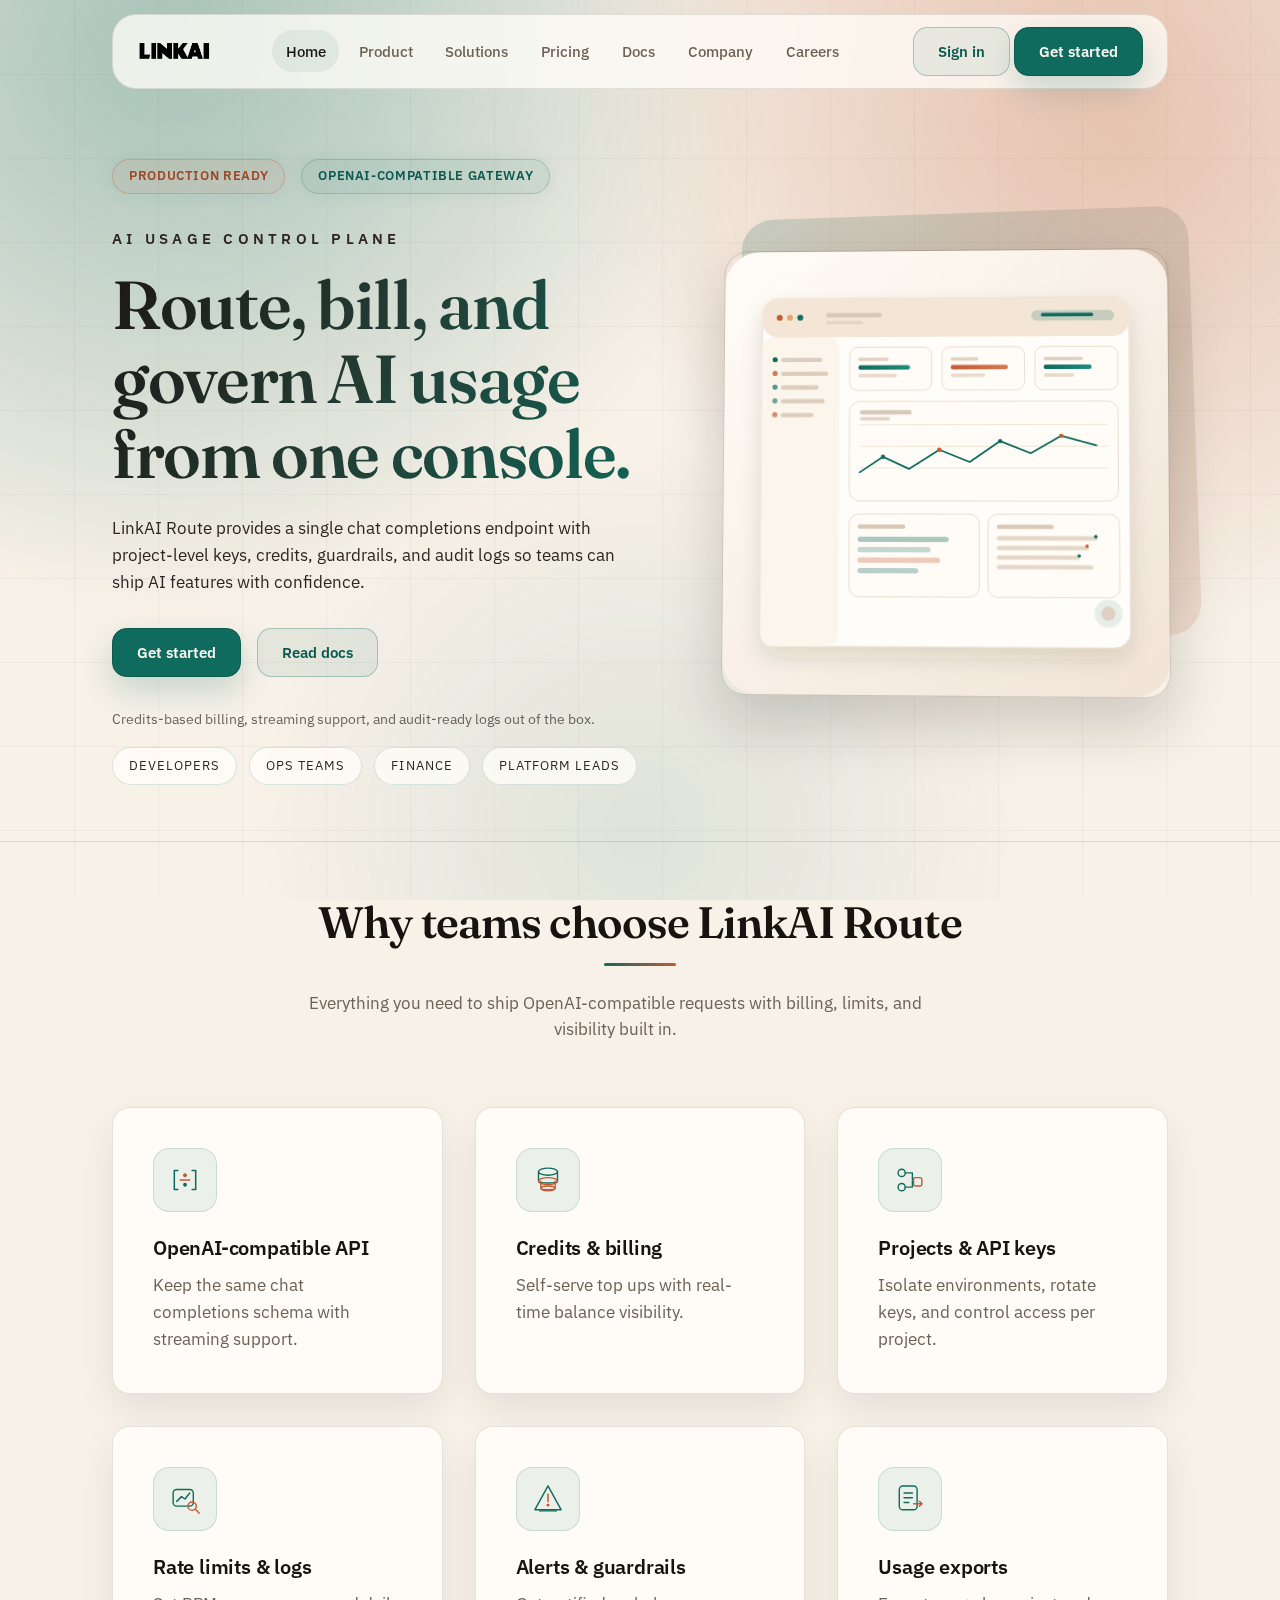
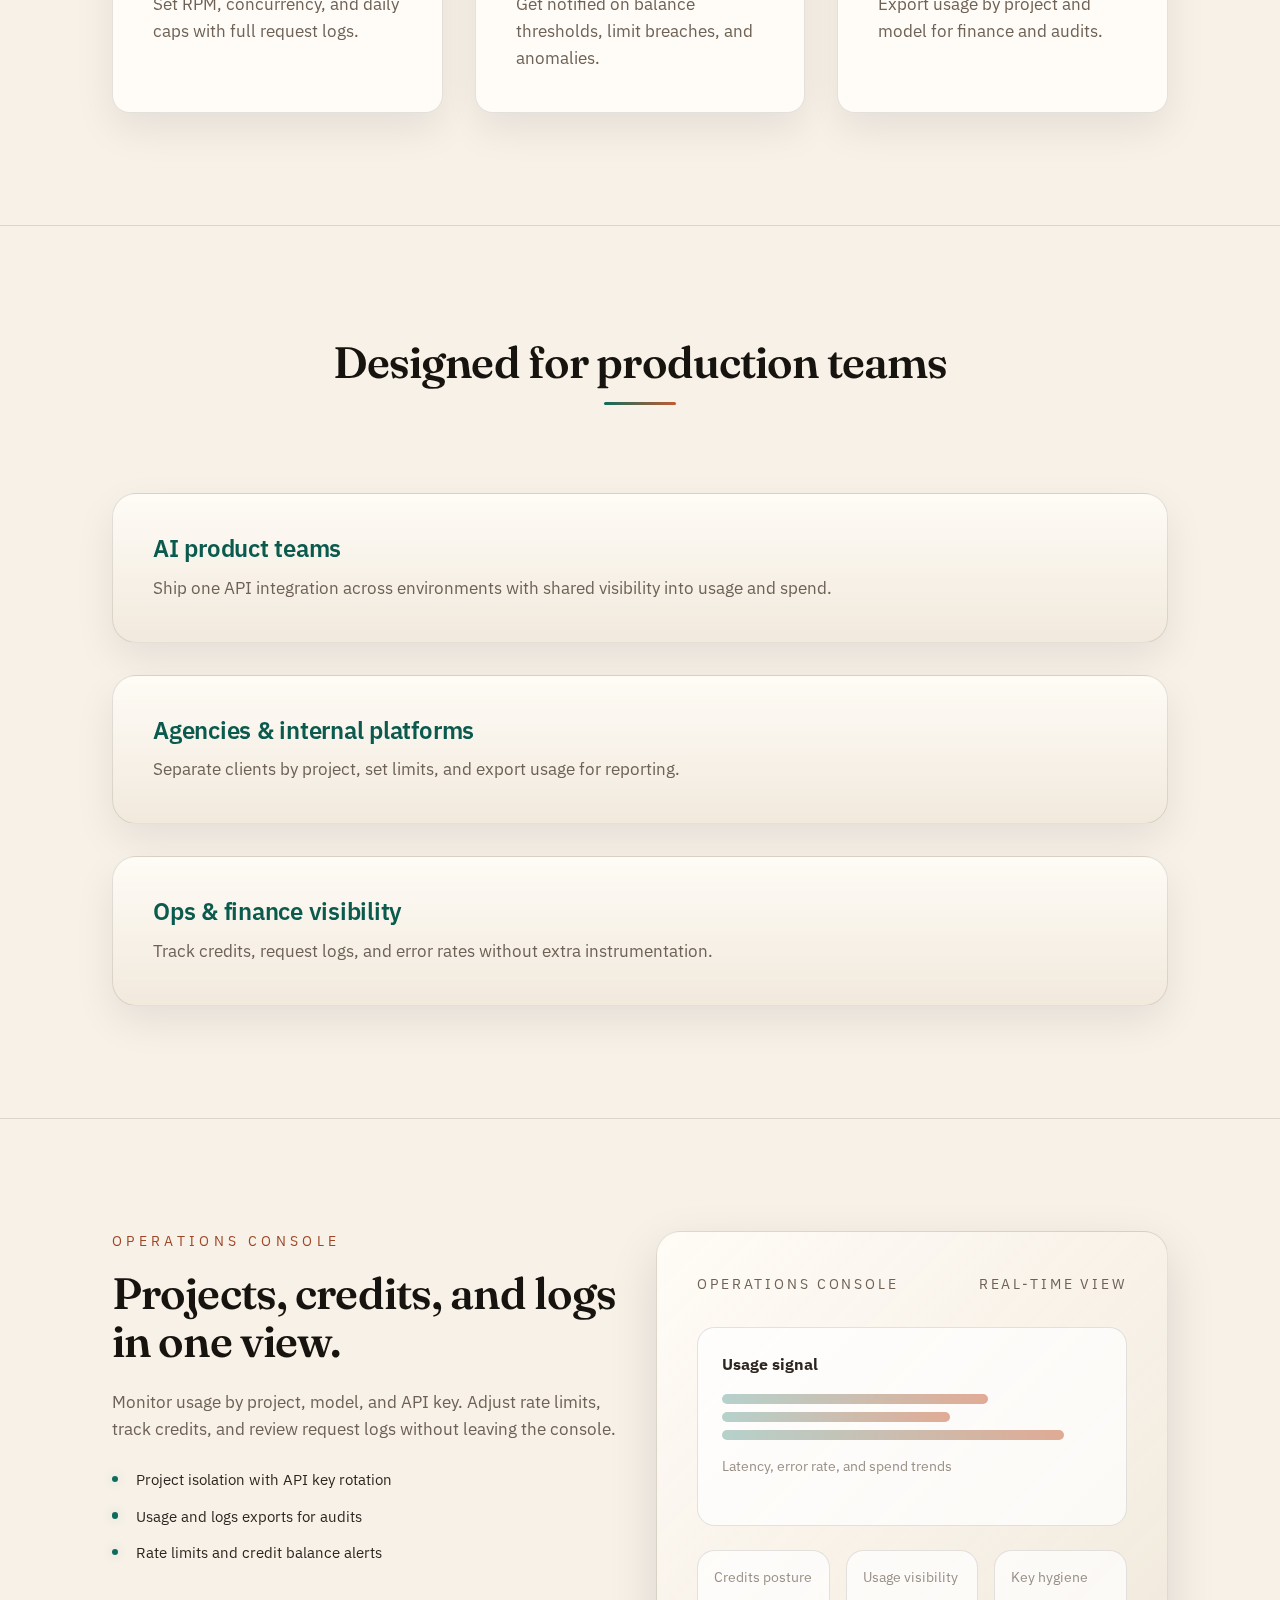
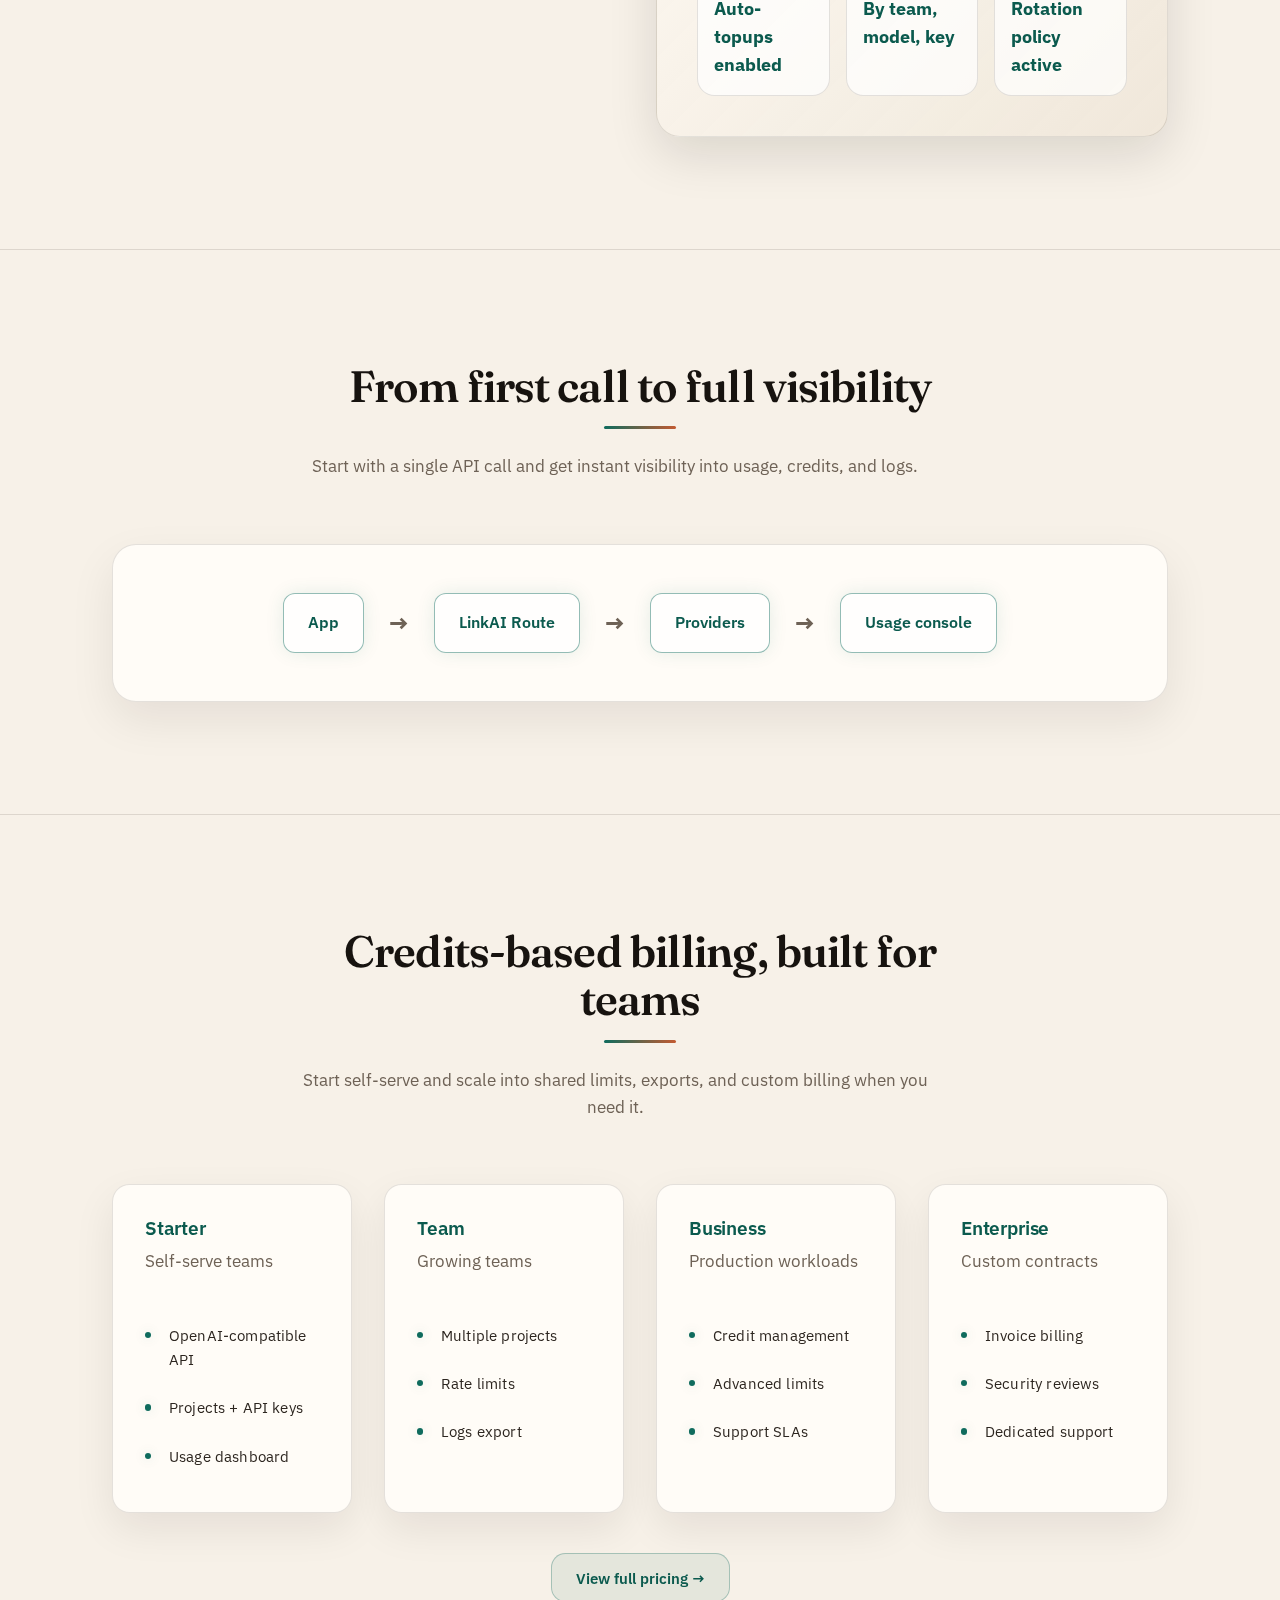
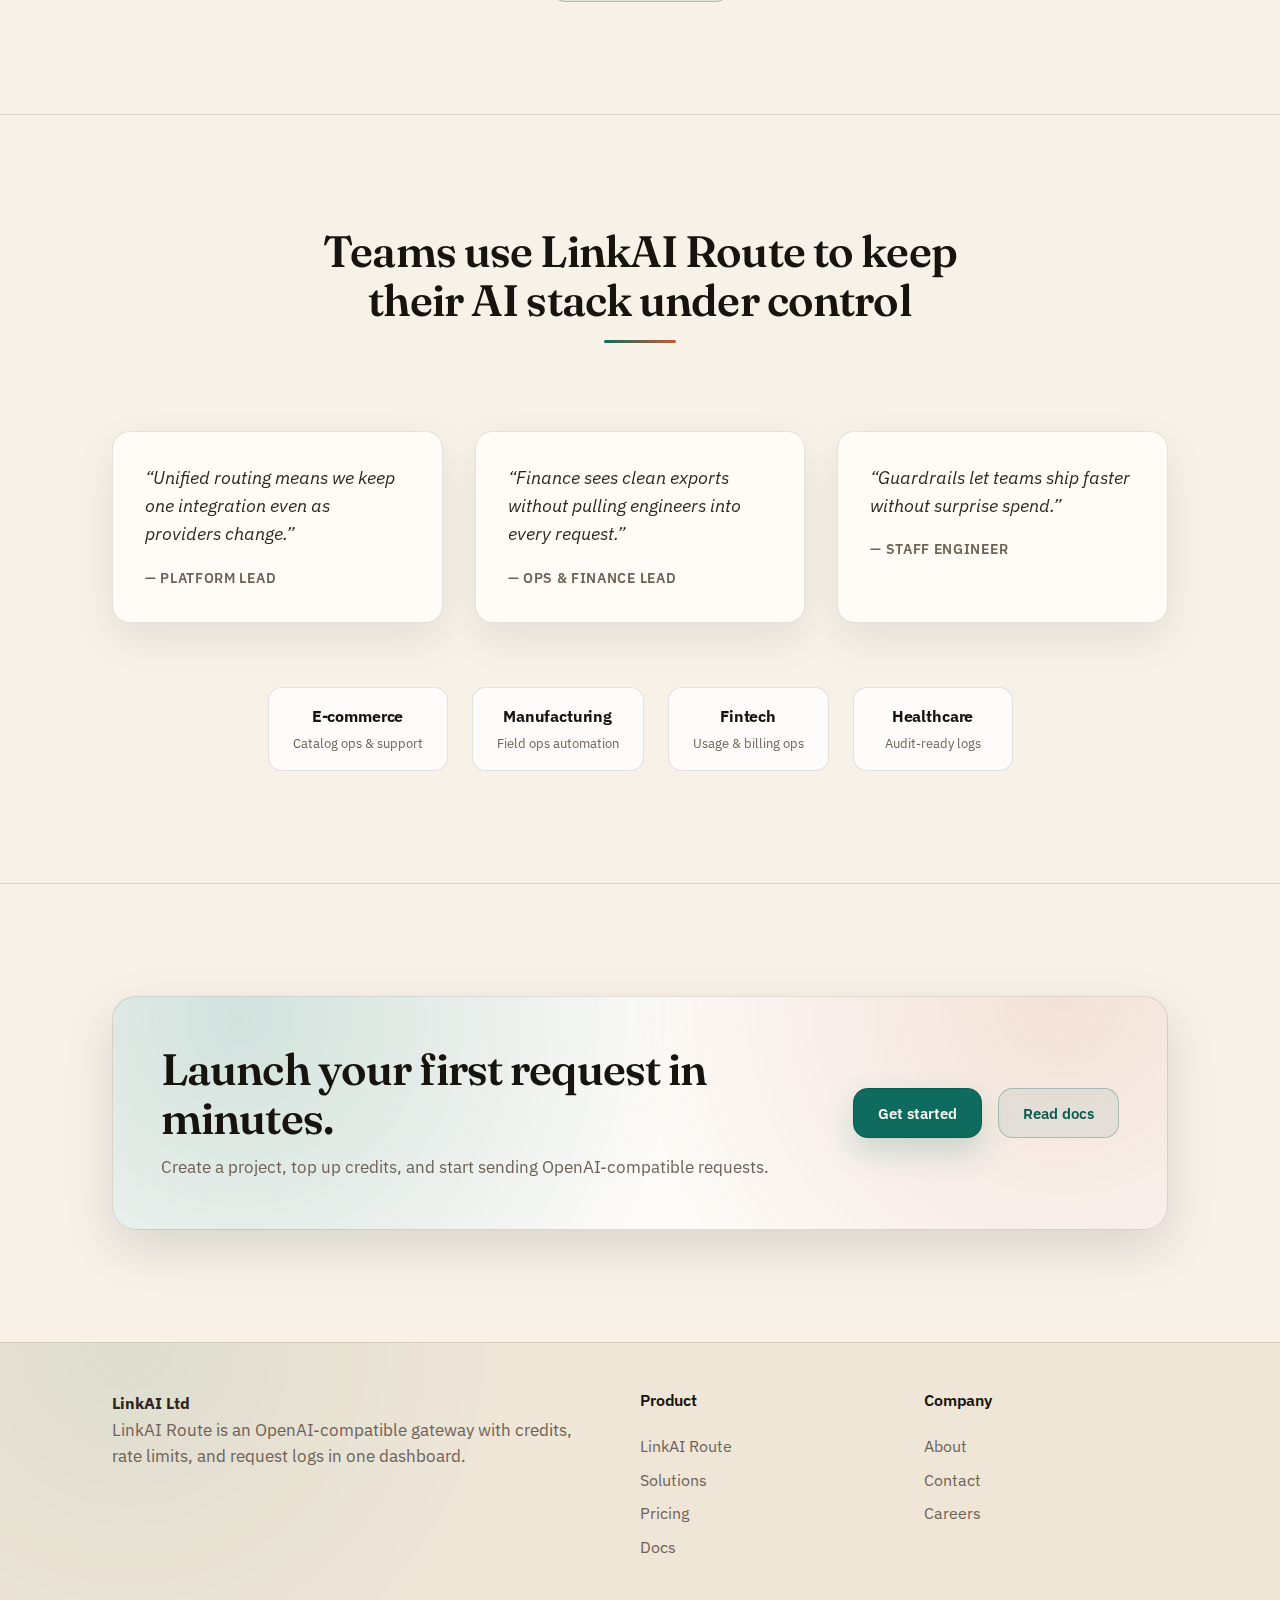
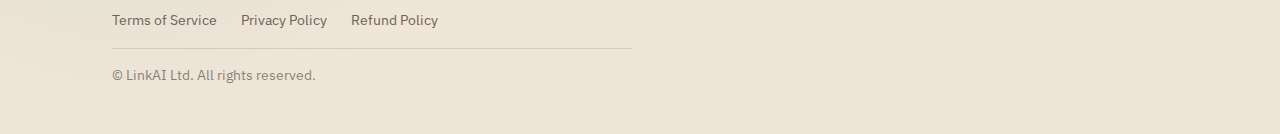
<file: index.html>
<!DOCTYPE html>
<html lang="en">
  <head>
    <meta charset="UTF-8" />
    <meta name="viewport" content="width=device-width, initial-scale=1.0" />
    <meta name="description" content="LinkAI Route is an OpenAI-compatible gateway to manage API keys, credits, rate limits, and logs from one console." />
    <meta name="theme-color" content="#F7F1E8" />
    <title>LinkAI Route — OpenAI-compatible gateway</title>

    <link rel="apple-touch-icon" sizes="180x180" href="assets/favicon/apple-touch-icon.png" />
    <link rel="icon" type="image/png" sizes="32x32" href="assets/favicon/favicon-32x32.png" />
    <link rel="icon" type="image/png" sizes="16x16" href="assets/favicon/favicon-16x16.png" />
    <link rel="manifest" href="assets/favicon/site.webmanifest" />
    <link rel="stylesheet" href="assets/css/style.css" />
    <script defer src="assets/js/main.js"></script>
  </head>
  <body class="page">
    <a class="skip-link" href="#main">Skip to content</a>
    <header>
      <div class="container">
        <nav class="nav" aria-label="Primary">
          <a href="index.html" class="logo">
            <img src="assets/logo/linkai_logo_txt_black.png" alt="LinkAI" width="74" height="22" />
          </a>
          <div class="nav-links">
            <a href="index.html" class="active" aria-current="page">Home</a>
            <a href="route.html">Product</a>
            <a href="solutions.html">Solutions</a>
            <a href="pricing.html">Pricing</a>
            <a href="https://docs.linkai.ie">Docs</a>
            <a href="company.html">Company</a>
            <a href="careers.html">Careers</a>
          </div>
          <div class="nav-actions">
            <div class="nav-cta">
              <a class="btn btn-secondary" href="https://route.linkai.ie/login">Sign in</a>
              <a class="btn btn-primary" href="https://route.linkai.ie/signup">Get started</a>
            </div>
          </div>
          <button class="mobile-toggle" aria-expanded="false" aria-label="Toggle navigation" aria-controls="nav-mobile">☰</button>
        </nav>
        <div class="nav-mobile" id="nav-mobile" hidden>
          <a href="index.html" class="active" aria-current="page">Home</a>
          <a href="route.html">Product</a>
          <a href="solutions.html">Solutions</a>
          <a href="pricing.html">Pricing</a>
          <a href="https://docs.linkai.ie">Docs</a>
          <a href="company.html">Company</a>
          <a href="careers.html">Careers</a>
          <a class="btn btn-secondary" href="https://route.linkai.ie/login">Sign in</a>
          <a class="btn btn-primary" href="https://route.linkai.ie/signup">Get started</a>
        </div>
      </div>
    </header>
    <main id="main">
      <section class="hero">
        <div class="container">
          <div class="hero-grid">
            <div>
              <div class="hero-meta">
                <span class="meta-pill highlight">Production ready</span>
                <span class="meta-pill">OpenAI-compatible gateway</span>
              </div>
              <p class="hero-tagline">AI usage control plane</p>
              <h1>Route, bill, and govern AI usage from one console.</h1>
              <p>
                LinkAI Route provides a single chat completions endpoint with project-level keys, credits, guardrails, and audit logs so teams can ship AI features with confidence.
              </p>
              <div class="hero-actions">
                <a class="btn btn-primary" href="https://route.linkai.ie/signup">Get started</a>
                <a class="btn btn-secondary" href="https://docs.linkai.ie">Read docs</a>
              </div>
              <p class="note">Credits-based billing, streaming support, and audit-ready logs out of the box.</p>
              <div class="brand-grid">
                <span class="image-chip">Developers</span>
                <span class="image-chip">Ops teams</span>
                <span class="image-chip">Finance</span>
                <span class="image-chip">Platform leads</span>
              </div>
            </div>
            <div>
              <div class="hero-visual-wrapper">
                <img
                  src="assets/images/hero_console.svg"
                  width="1024"
                  height="1024"
                  alt="LinkAI Route console illustration"
                  decoding="async"
                  fetchpriority="high"
                />
              </div>
            </div>
          </div>
        </div>
      </section>

      <section>
        <div class="container">
          <div class="section-title">
            <h2>Why teams choose LinkAI Route</h2>
            <p>Everything you need to ship OpenAI-compatible requests with billing, limits, and visibility built in.</p>
          </div>
          <div class="card-grid">
            <div class="card">
              <img src="assets/images/icon_api.svg" width="64" height="64" loading="lazy" decoding="async" alt="OpenAI-compatible API" class="card-icon" />
              <h3>OpenAI-compatible API</h3>
              <p>Keep the same chat completions schema with streaming support.</p>
            </div>
            <div class="card">
              <img src="assets/images/icon_credits.svg" width="64" height="64" loading="lazy" decoding="async" alt="Credits and billing" class="card-icon" />
              <h3>Credits &amp; billing</h3>
              <p>Self-serve top ups with real-time balance visibility.</p>
            </div>
            <div class="card">
              <img src="assets/images/icon_workflows.svg" width="64" height="64" loading="lazy" decoding="async" alt="Projects and API keys" class="card-icon" />
              <h3>Projects &amp; API keys</h3>
              <p>Isolate environments, rotate keys, and control access per project.</p>
            </div>
            <div class="card">
              <img src="assets/images/icon_monitoring.svg" width="64" height="64" loading="lazy" decoding="async" alt="Rate limits and logs" class="card-icon" />
              <h3>Rate limits &amp; logs</h3>
              <p>Set RPM, concurrency, and daily caps with full request logs.</p>
            </div>
            <div class="card">
              <img src="assets/images/icon_alerts.svg" width="64" height="64" loading="lazy" decoding="async" alt="Alerts and guardrails" class="card-icon" />
              <h3>Alerts &amp; guardrails</h3>
              <p>Get notified on balance thresholds, limit breaches, and anomalies.</p>
            </div>
            <div class="card">
              <img src="assets/images/icon_exports.svg" width="64" height="64" loading="lazy" decoding="async" alt="Usage exports" class="card-icon" />
              <h3>Usage exports</h3>
              <p>Export usage by project and model for finance and audits.</p>
            </div>
          </div>
        </div>
      </section>

      <section>
        <div class="container">
          <div class="section-title">
            <h2>Designed for production teams</h2>
          </div>
          <div class="solutions-grid">
            <div class="solution-card">
              <h3>AI product teams</h3>
              <p>Ship one API integration across environments with shared visibility into usage and spend.</p>
            </div>
            <div class="solution-card">
              <h3>Agencies &amp; internal platforms</h3>
              <p>Separate clients by project, set limits, and export usage for reporting.</p>
            </div>
            <div class="solution-card">
              <h3>Ops &amp; finance visibility</h3>
              <p>Track credits, request logs, and error rates without extra instrumentation.</p>
            </div>
          </div>
        </div>
      </section>

      <section>
        <div class="container">
          <div class="grid-two">
            <div>
              <div class="eyebrow">Operations Console</div>
              <h2>Projects, credits, and logs in one view.</h2>
              <p>Monitor usage by project, model, and API key. Adjust rate limits, track credits, and review request logs without leaving the console.</p>
              <ul class="list">
                <li>Project isolation with API key rotation</li>
                <li>Usage and logs exports for audits</li>
                <li>Rate limits and credit balance alerts</li>
              </ul>
            </div>
            <div class="mockup">
              <div class="mockup-header">
                <span>Operations Console</span>
                <span>Real-time view</span>
              </div>
              <div class="visual-stack">
                <div class="visual-chart">
                  <strong>Usage signal</strong>
                  <div class="visual-bars">
                    <div class="visual-bar visual-bar-70"></div>
                    <div class="visual-bar visual-bar-60"></div>
                    <div class="visual-bar visual-bar-90"></div>
                  </div>
                  <p class="note">Latency, error rate, and spend trends</p>
                </div>
                <div class="visual-stats">
                  <div class="stat">
                    <small class="note">Credits posture</small>
                    <strong>Auto-topups enabled</strong>
                  </div>
                  <div class="stat">
                    <small class="note">Usage visibility</small>
                    <strong>By team, model, key</strong>
                  </div>
                  <div class="stat">
                    <small class="note">Key hygiene</small>
                    <strong>Rotation policy active</strong>
                  </div>
                </div>
              </div>
            </div>
          </div>
        </div>
      </section>

      <section>
        <div class="container">
          <div class="section-title">
            <h2>From first call to full visibility</h2>
            <p>Start with a single API call and get instant visibility into usage, credits, and logs.</p>
          </div>
          <div class="workflow-diagram">
            <div class="diagram-node">App</div>
            <span>→</span>
            <div class="diagram-node">LinkAI Route</div>
            <span>→</span>
            <div class="diagram-node">Providers</div>
            <span>→</span>
            <div class="diagram-node">Usage console</div>
          </div>
        </div>
      </section>

      <section>
        <div class="container">
          <div class="section-title">
            <h2>Credits-based billing, built for teams</h2>
            <p>Start self-serve and scale into shared limits, exports, and custom billing when you need it.</p>
          </div>
          <div class="pricing-table">
            <div class="pricing-card">
              <h3>Starter</h3>
              <p>Self-serve teams</p>
              <ul class="list">
                <li>OpenAI-compatible API</li>
                <li>Projects + API keys</li>
                <li>Usage dashboard</li>
              </ul>
            </div>
            <div class="pricing-card">
              <h3>Team</h3>
              <p>Growing teams</p>
              <ul class="list">
                <li>Multiple projects</li>
                <li>Rate limits</li>
                <li>Logs export</li>
              </ul>
            </div>
            <div class="pricing-card">
              <h3>Business</h3>
              <p>Production workloads</p>
              <ul class="list">
                <li>Credit management</li>
                <li>Advanced limits</li>
                <li>Support SLAs</li>
              </ul>
            </div>
            <div class="pricing-card">
              <h3>Enterprise</h3>
              <p>Custom contracts</p>
              <ul class="list">
                <li>Invoice billing</li>
                <li>Security reviews</li>
                <li>Dedicated support</li>
              </ul>
            </div>
          </div>
          <div class="section-title section-title--compact">
            <a class="btn btn-secondary" href="pricing.html">View full pricing →</a>
          </div>
        </div>
      </section>

      <section>
        <div class="container">
          <div class="section-title">
            <h2>Teams use LinkAI Route to keep their AI stack under control</h2>
          </div>
          <div class="testimonial-grid">
            <div class="testimonial">
              <p>“Unified routing means we keep one integration even as providers change.”</p>
              <small>— Platform lead</small>
            </div>
            <div class="testimonial">
              <p>“Finance sees clean exports without pulling engineers into every request.”</p>
              <small>— Ops &amp; finance lead</small>
            </div>
            <div class="testimonial">
              <p>“Guardrails let teams ship faster without surprise spend.”</p>
              <small>— Staff engineer</small>
            </div>
          </div>
          <div class="logo-row">
            <div class="logo-badge">
              <strong>E-commerce</strong>
              <span>Catalog ops &amp; support</span>
            </div>
            <div class="logo-badge">
              <strong>Manufacturing</strong>
              <span>Field ops automation</span>
            </div>
            <div class="logo-badge">
              <strong>Fintech</strong>
              <span>Usage &amp; billing ops</span>
            </div>
            <div class="logo-badge">
              <strong>Healthcare</strong>
              <span>Audit-ready logs</span>
            </div>
          </div>
        </div>
      </section>

      <section>
        <div class="container">
          <div class="cta-card">
            <div>
              <h2>Launch your first request in minutes.</h2>
              <p>Create a project, top up credits, and start sending OpenAI-compatible requests.</p>
            </div>
            <div class="cta-actions">
              <a class="btn btn-primary" href="https://route.linkai.ie/signup">Get started</a>
              <a class="btn btn-secondary" href="https://docs.linkai.ie">Read docs</a>
            </div>
          </div>
        </div>
      </section>
    </main>
    <footer>
      <div class="container">
          <div class="footer-grid">
            <div>
              <strong>LinkAI Ltd</strong>
              <p>LinkAI Route is an OpenAI-compatible gateway with credits, rate limits, and request logs in one dashboard.</p>
            </div>
          <div>
            <h4>Product</h4>
            <div class="footer-links">
              <a href="route.html">LinkAI Route</a>
              <a href="solutions.html">Solutions</a>
              <a href="pricing.html">Pricing</a>
              <a href="https://docs.linkai.ie">Docs</a>
            </div>
          </div>
          <div>
            <h4>Company</h4>
            <div class="footer-links">
              <a href="company.html#about">About</a>
              <a href="company.html#contact">Contact</a>
              <a href="careers.html">Careers</a>
            </div>
          </div>
        </div>
        <div class="legal-links">
          <a href="legal/terms.html">Terms of Service</a>
          <a href="legal/privacy.html">Privacy Policy</a>
          <a href="legal/refund.html">Refund Policy</a>
        </div>
        <p class="copyright">© LinkAI Ltd. All rights reserved.</p>
      </div>
    </footer>
  </body>
</html>
</file>
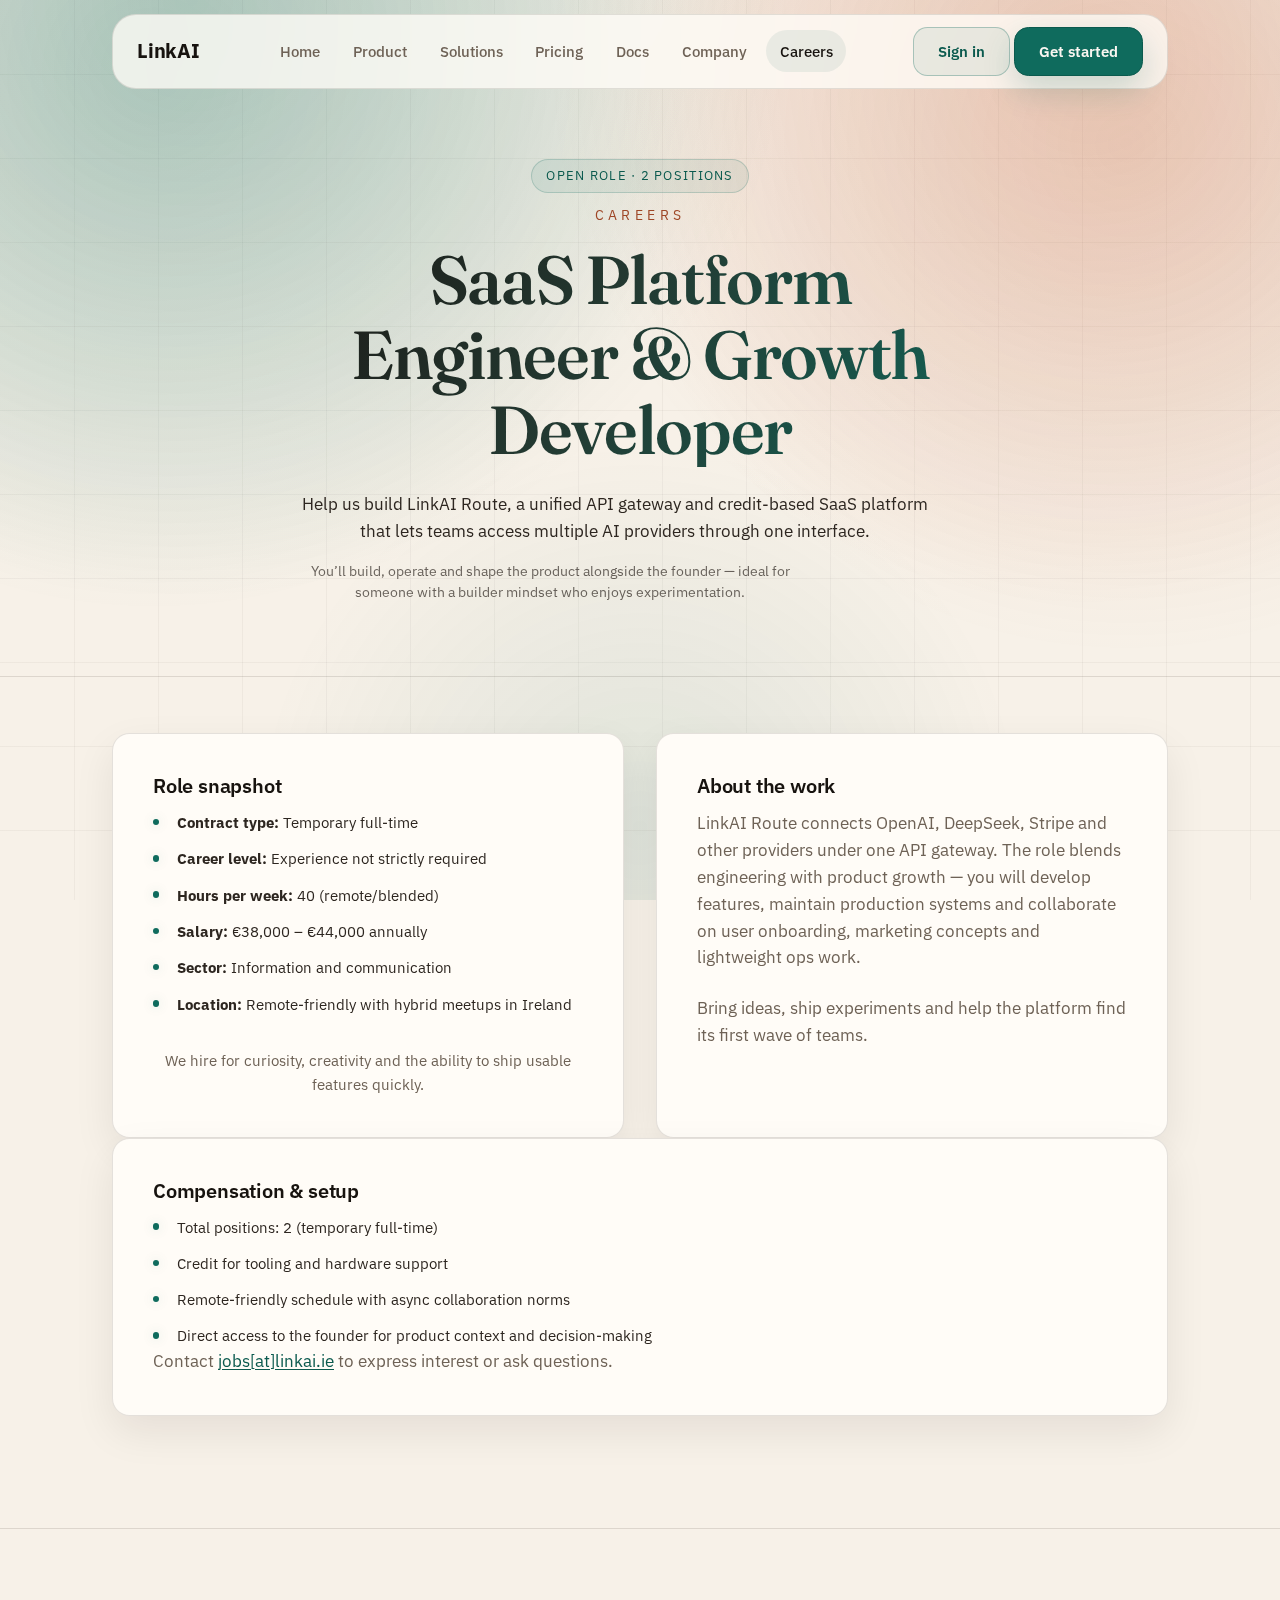
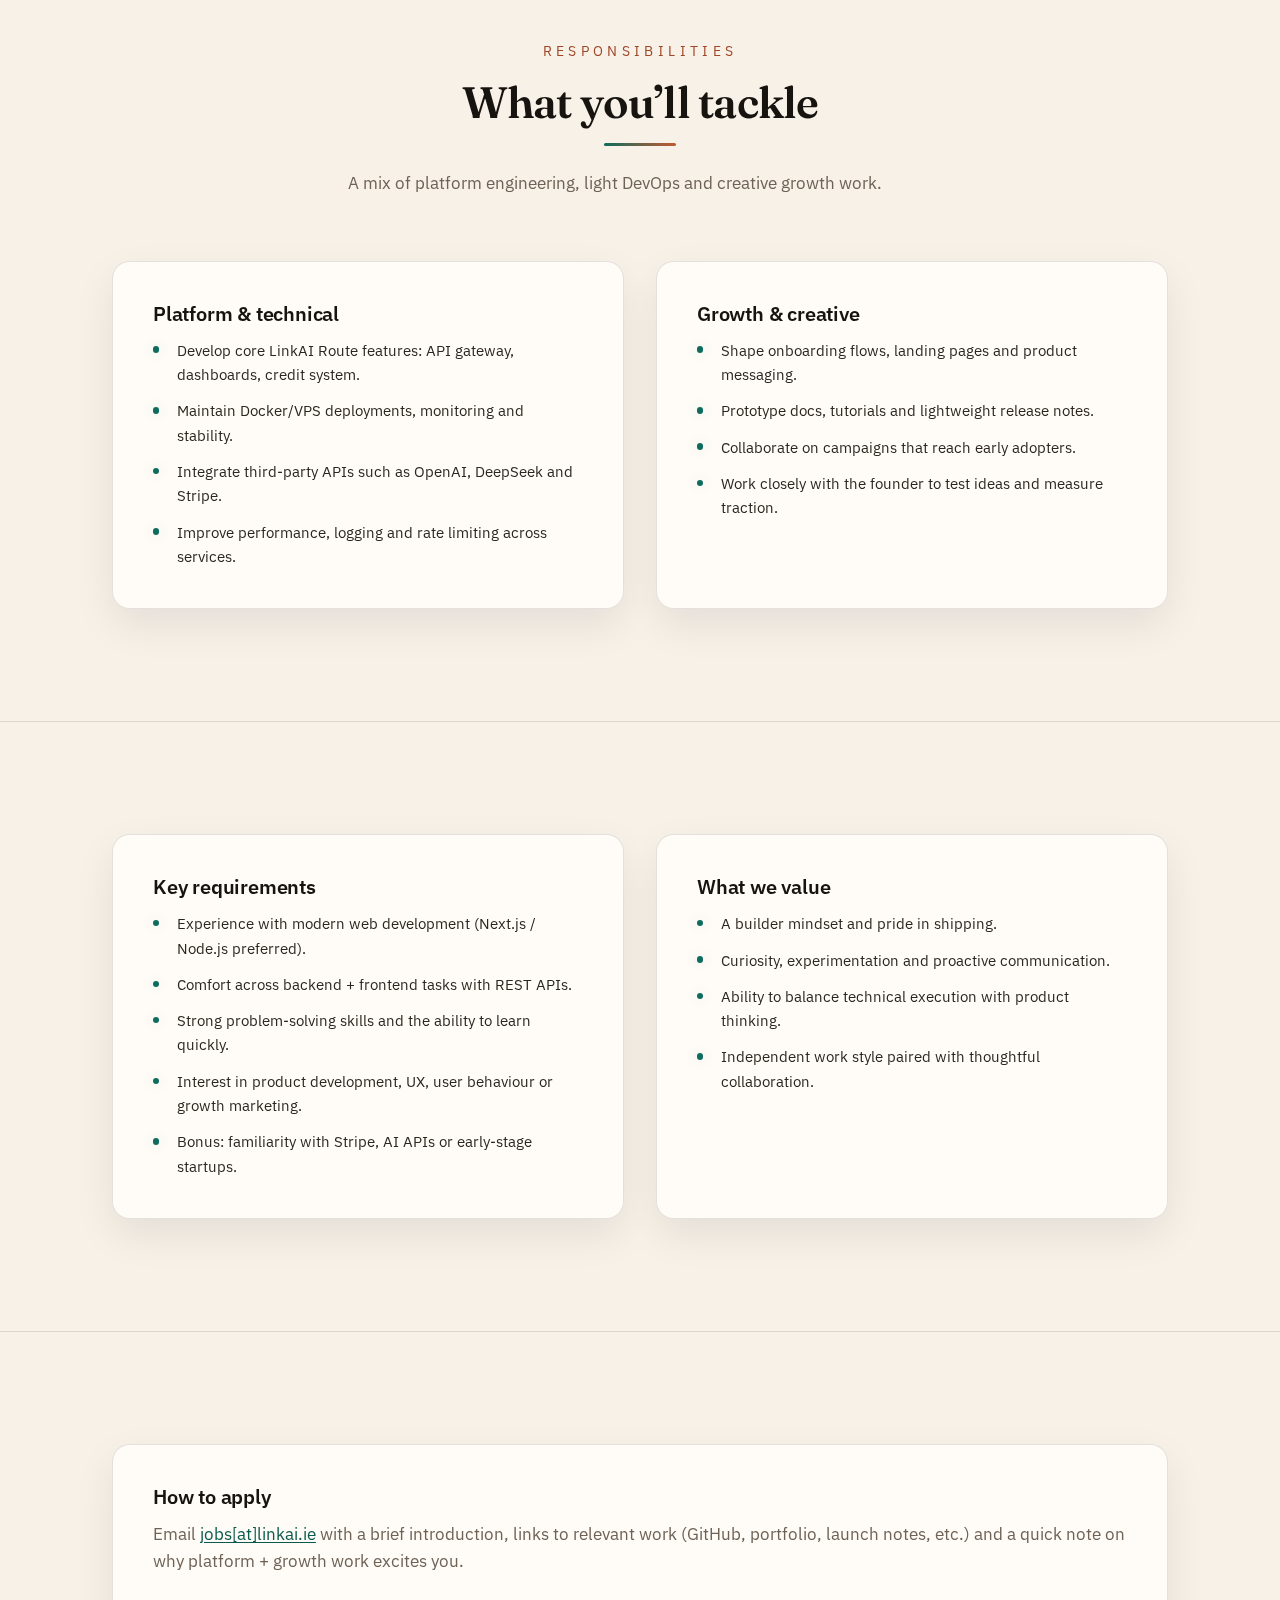
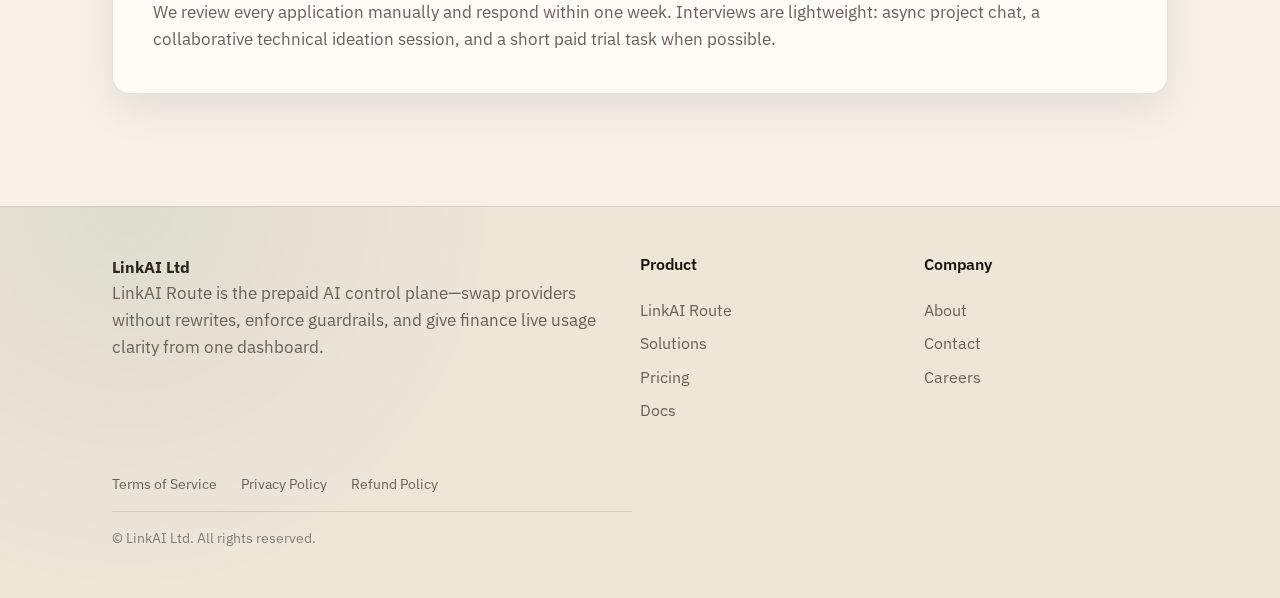
<file: careers.html>
<!DOCTYPE html>
<html lang="en">
  <head>
    <meta charset="UTF-8" />
    <meta name="viewport" content="width=device-width, initial-scale=1.0" />
    <title>LinkAI Ltd — careers</title>
    <link rel="icon" href="assets/favicon/favicon-32x32.png" />
    <link rel="stylesheet" href="assets/css/style.css" />
    <script defer src="assets/js/main.js"></script>
  </head>
  <body class="page">
    <header>
      <div class="container">
        <nav class="nav">
          <a href="index.html" class="logo">LinkAI</a>
          <div class="nav-links">
            <a href="index.html">Home</a>
            <a href="route.html">Product</a>
            <a href="solutions.html">Solutions</a>
            <a href="pricing.html">Pricing</a>
            <a href="docs.html">Docs</a>
            <a href="company.html">Company</a>
            <a href="careers.html" class="active">Careers</a>
          </div>
          <div class="nav-actions">
            <div class="nav-cta">
              <a class="btn btn-secondary" href="#" data-early-access="Sign-in opens with the public launch.">Sign in</a>
              <a class="btn btn-primary" href="#" data-early-access="Early access requests open soon.">Get started</a>
            </div>
          </div>
          <button class="mobile-toggle" aria-expanded="false" aria-label="Toggle navigation">☰</button>
        </nav>
        <div class="nav-mobile" hidden>
          <a href="index.html">Home</a>
          <a href="route.html">Product</a>
          <a href="solutions.html">Solutions</a>
          <a href="pricing.html">Pricing</a>
          <a href="docs.html">Docs</a>
          <a href="company.html">Company</a>
          <a href="careers.html" class="active">Careers</a>
          <a class="btn btn-secondary" href="#" data-early-access="Sign-in opens with the public launch.">Sign in</a>
          <a class="btn btn-primary" href="#" data-early-access="Early access requests open soon.">Get started</a>
        </div>
      </div>
    </header>
    <main>
      <section class="hero">
        <div class="container">
          <div class="section-title">
            <div class="beta-pill">Open role · 2 positions</div>
            <div class="eyebrow">Careers</div>
            <h1>SaaS Platform Engineer & Growth Developer</h1>
            <p>Help us build LinkAI Route, a unified API gateway and credit-based SaaS platform that lets teams access multiple AI providers through one interface.</p>
            <p class="note">You’ll build, operate and shape the product alongside the founder — ideal for someone with a builder mindset who enjoys experimentation.</p>
          </div>
        </div>
      </section>

      <section id="role">
        <div class="container">
          <div class="grid-two">
            <div class="card">
              <h3>Role snapshot</h3>
              <ul class="list">
                <li><strong>Contract type:</strong> Temporary full-time</li>
                <li><strong>Career level:</strong> Experience not strictly required</li>
                <li><strong>Hours per week:</strong> 40 (remote/blended)</li>
                <li><strong>Salary:</strong> €38,000 – €44,000 annually</li>
                <li><strong>Sector:</strong> Information and communication</li>
                <li><strong>Location:</strong> Remote-friendly with hybrid meetups in Ireland</li>
              </ul>
              <p class="section-note">We hire for curiosity, creativity and the ability to ship usable features quickly.</p>
            </div>
            <div class="card">
              <h3>About the work</h3>
              <p>LinkAI Route connects OpenAI, DeepSeek, Stripe and other providers under one API gateway. The role blends engineering with product growth — you will develop features, maintain production systems and collaborate on user onboarding, marketing concepts and lightweight ops work.</p>
              <p>Bring ideas, ship experiments and help the platform find its first wave of teams.</p>
            </div>
          </div>
          <div class="card">
            <h3>Compensation & setup</h3>
            <ul class="list">
              <li>Total positions: 2 (temporary full-time)</li>
              <li>Credit for tooling and hardware support</li>
              <li>Remote-friendly schedule with async collaboration norms</li>
              <li>Direct access to the founder for product context and decision-making</li>
            </ul>
            <p>Contact <a class="email-link" data-email-user="jobs" data-email-domain="linkai.ie">jobs[at]linkai.ie</a> to express interest or ask questions.</p>
          </div>
        </div>
      </section>

      <section id="responsibilities">
        <div class="container">
          <div class="section-title">
            <div class="eyebrow">Responsibilities</div>
            <h2>What you’ll tackle</h2>
            <p>A mix of platform engineering, light DevOps and creative growth work.</p>
          </div>
          <div class="grid-two">
            <div class="card">
              <h3>Platform & technical</h3>
              <ul class="list">
                <li>Develop core LinkAI Route features: API gateway, dashboards, credit system.</li>
                <li>Maintain Docker/VPS deployments, monitoring and stability.</li>
                <li>Integrate third-party APIs such as OpenAI, DeepSeek and Stripe.</li>
                <li>Improve performance, logging and rate limiting across services.</li>
              </ul>
            </div>
            <div class="card">
              <h3>Growth & creative</h3>
              <ul class="list">
                <li>Shape onboarding flows, landing pages and product messaging.</li>
                <li>Prototype docs, tutorials and lightweight release notes.</li>
                <li>Collaborate on campaigns that reach early adopters.</li>
                <li>Work closely with the founder to test ideas and measure traction.</li>
              </ul>
            </div>
          </div>
        </div>
      </section>

      <section id="requirements">
        <div class="container">
          <div class="grid-two">
            <div class="card">
              <h3>Key requirements</h3>
              <ul class="list">
                <li>Experience with modern web development (Next.js / Node.js preferred).</li>
                <li>Comfort across backend + frontend tasks with REST APIs.</li>
                <li>Strong problem-solving skills and the ability to learn quickly.</li>
                <li>Interest in product development, UX, user behaviour or growth marketing.</li>
                <li>Bonus: familiarity with Stripe, AI APIs or early-stage startups.</li>
              </ul>
            </div>
            <div class="card">
              <h3>What we value</h3>
              <ul class="list">
                <li>A builder mindset and pride in shipping.</li>
                <li>Curiosity, experimentation and proactive communication.</li>
                <li>Ability to balance technical execution with product thinking.</li>
                <li>Independent work style paired with thoughtful collaboration.</li>
              </ul>
            </div>
          </div>
        </div>
      </section>

      <section id="apply">
        <div class="container">
          <div class="card">
            <h3>How to apply</h3>
            <p>Email <a class="email-link" data-email-user="jobs" data-email-domain="linkai.ie">jobs[at]linkai.ie</a> with a brief introduction, links to relevant work (GitHub, portfolio, launch notes, etc.) and a quick note on why platform + growth work excites you.</p>
            <p>We review every application manually and respond within one week. Interviews are lightweight: async project chat, a collaborative technical ideation session, and a short paid trial task when possible.</p>
          </div>
        </div>
      </section>
    </main>
    <footer>
      <div class="container">
        <div class="footer-grid">
          <div>
            <strong>LinkAI Ltd</strong>
            <p>LinkAI Route is the prepaid AI control plane—swap providers without rewrites, enforce guardrails, and give finance live usage clarity from one dashboard.</p>
          </div>
          <div>
            <h4>Product</h4>
            <div class="footer-links">
              <a href="route.html">LinkAI Route</a>
              <a href="solutions.html">Solutions</a>
              <a href="pricing.html">Pricing</a>
              <a href="docs.html">Docs</a>
            </div>
          </div>
          <div>
            <h4>Company</h4>
            <div class="footer-links">
              <a href="company.html#about">About</a>
              <a href="company.html#contact">Contact</a>
              <a href="careers.html">Careers</a>
            </div>
          </div>
        </div>
        <div class="legal-links">
          <a href="legal/terms.html">Terms of Service</a>
          <a href="legal/privacy.html">Privacy Policy</a>
          <a href="legal/refund.html">Refund Policy</a>
        </div>
        <p class="copyright">© LinkAI Ltd. All rights reserved.</p>
      </div>
    </footer>
  </body>
</html>
</file>
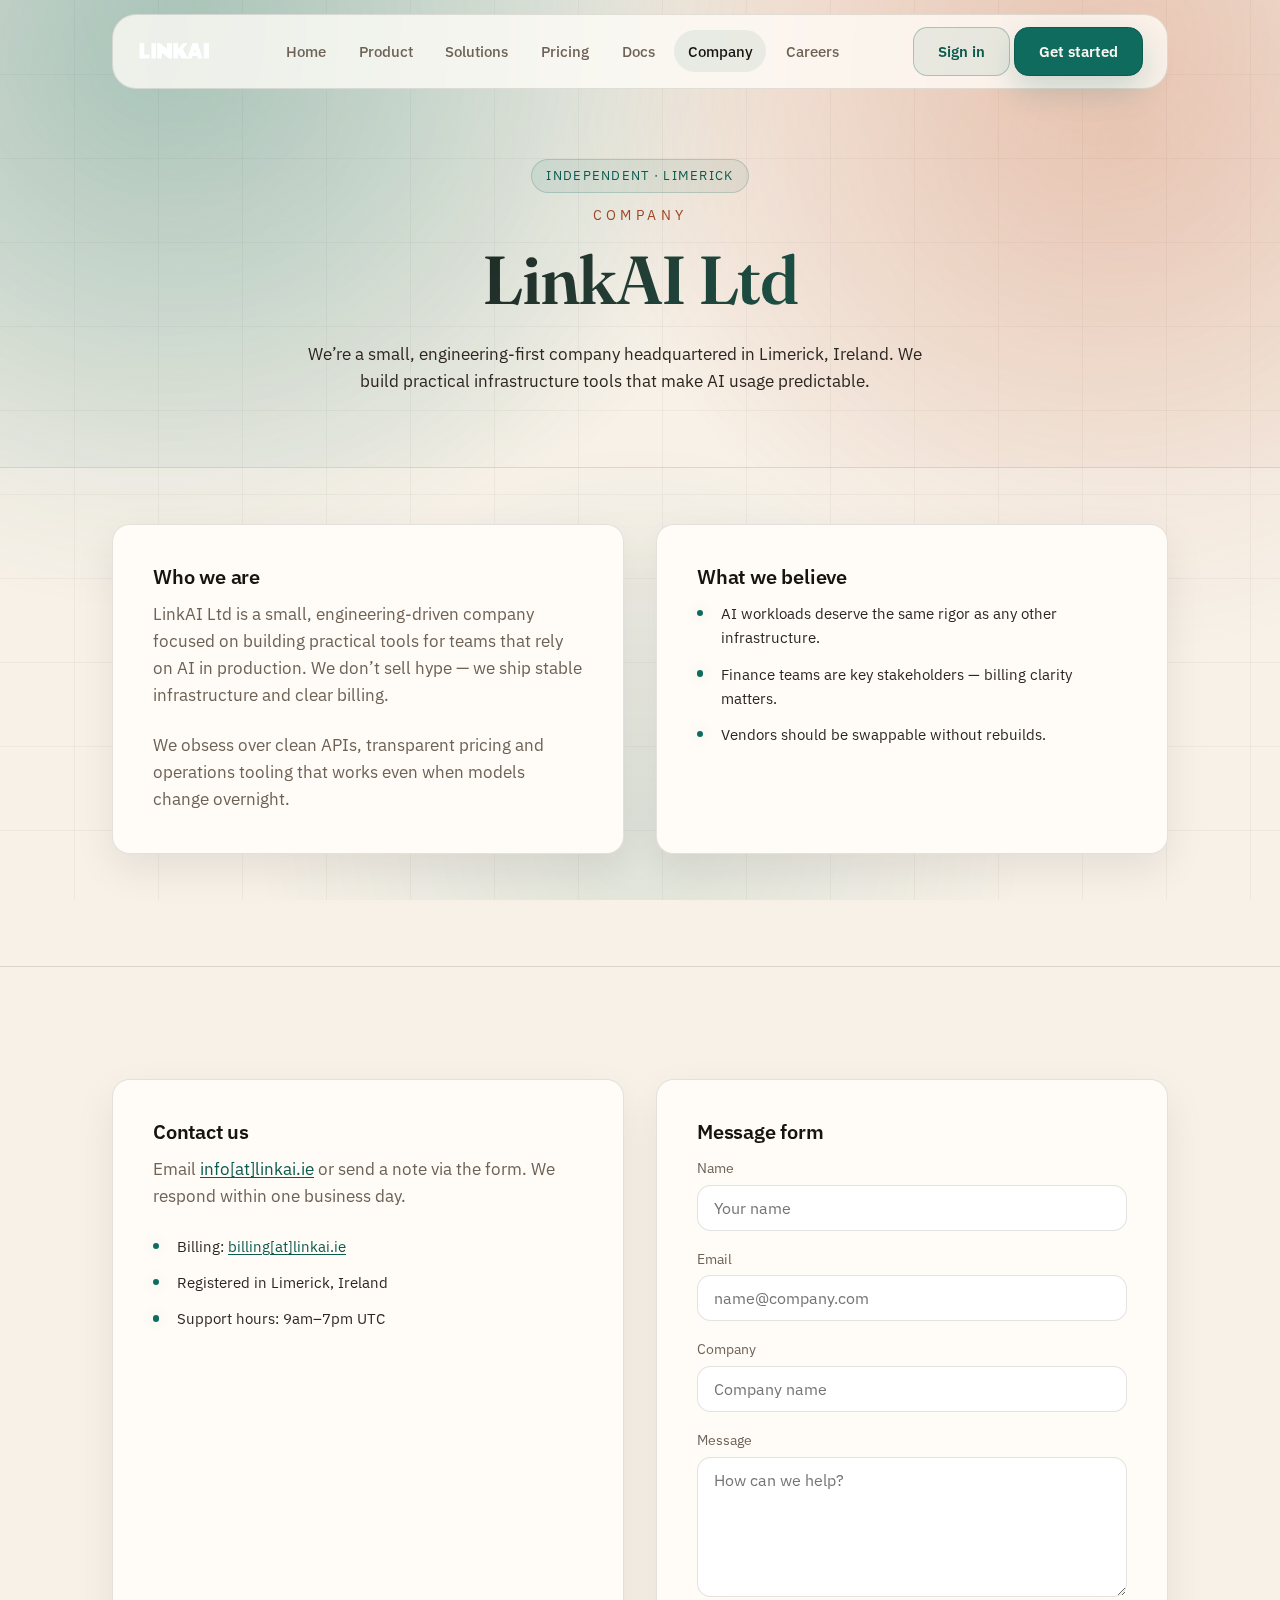
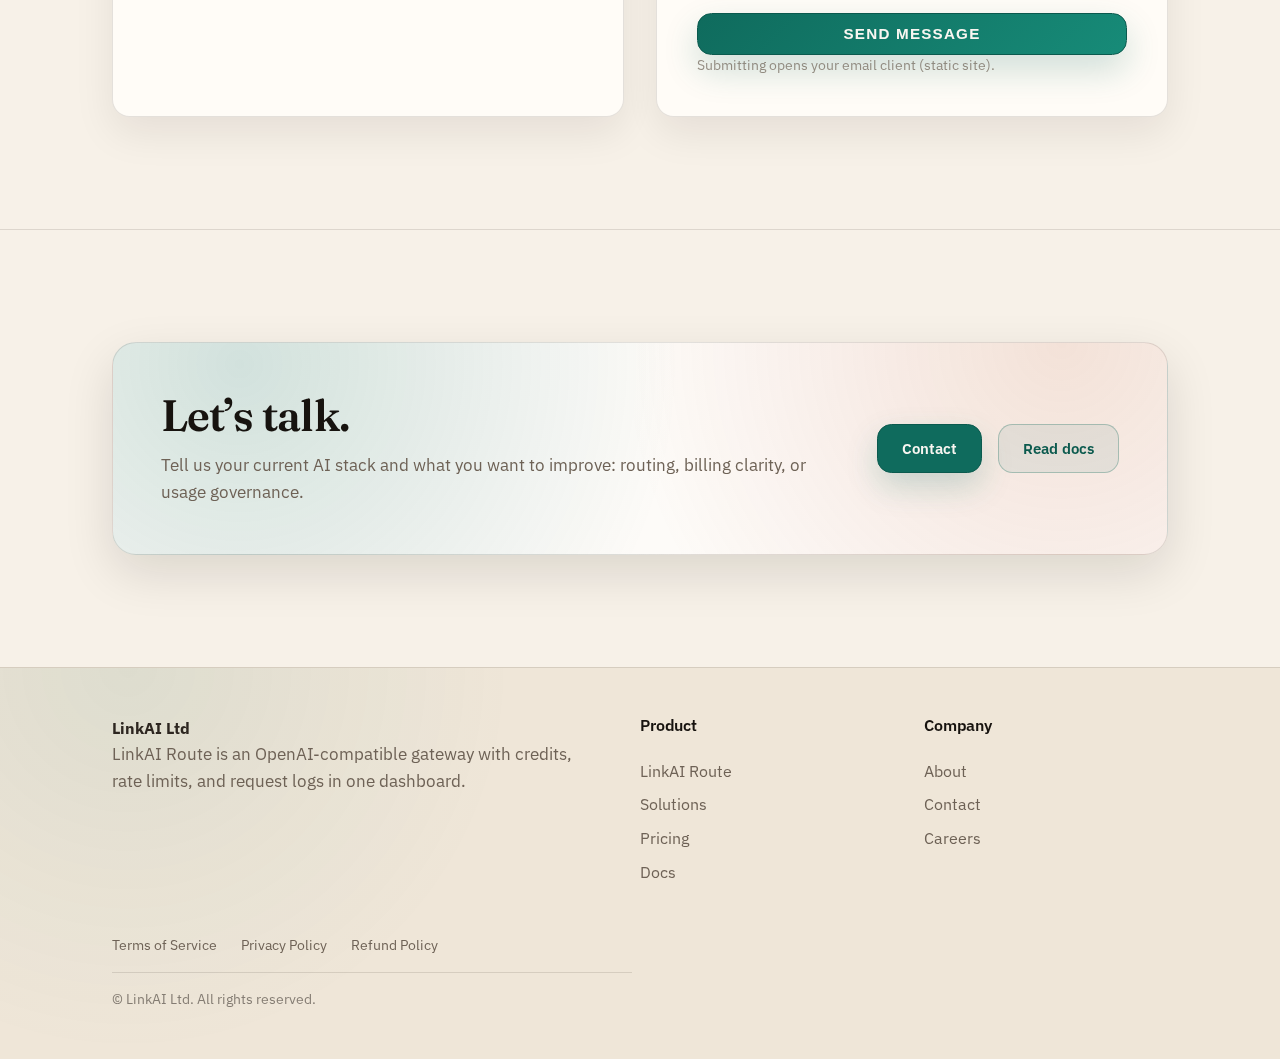
<file: company.html>
<!DOCTYPE html>
<html lang="en">
  <head>
    <meta charset="UTF-8" />
    <meta name="viewport" content="width=device-width, initial-scale=1.0" />
    <meta name="description" content="LinkAI Ltd builds practical infrastructure tools that make AI usage predictable, governable, and finance-friendly." />
    <meta name="theme-color" content="#070A12" />
    <title>LinkAI Ltd — company</title>

    <link rel="apple-touch-icon" sizes="180x180" href="assets/favicon/apple-touch-icon.png" />
    <link rel="icon" type="image/png" sizes="32x32" href="assets/favicon/favicon-32x32.png" />
    <link rel="icon" type="image/png" sizes="16x16" href="assets/favicon/favicon-16x16.png" />
    <link rel="manifest" href="assets/favicon/site.webmanifest" />
    <link rel="stylesheet" href="assets/css/style.css" />
    <script defer src="assets/js/main.js"></script>
  </head>
  <body class="page">
    <a class="skip-link" href="#main">Skip to content</a>
    <header>
      <div class="container">
        <nav class="nav" aria-label="Primary">
          <a href="index.html" class="logo">
            <img src="assets/logo/linkai_logo_txt_white.png" alt="LinkAI" width="74" height="22" />
          </a>
          <div class="nav-links">
            <a href="index.html">Home</a>
            <a href="route.html">Product</a>
            <a href="solutions.html">Solutions</a>
            <a href="pricing.html">Pricing</a>
            <a href="https://docs.linkai.ie">Docs</a>
            <a href="company.html" class="active" aria-current="page">Company</a>
            <a href="careers.html">Careers</a>
          </div>
          <div class="nav-actions">
            <div class="nav-cta">
              <a class="btn btn-secondary" href="https://route.linkai.ie/login">Sign in</a>
              <a class="btn btn-primary" href="https://route.linkai.ie/signup">Get started</a>
            </div>
          </div>
          <button class="mobile-toggle" aria-expanded="false" aria-label="Toggle navigation" aria-controls="nav-mobile">☰</button>
        </nav>
        <div class="nav-mobile" id="nav-mobile" hidden>
          <a href="index.html">Home</a>
          <a href="route.html">Product</a>
          <a href="solutions.html">Solutions</a>
          <a href="pricing.html">Pricing</a>
          <a href="https://docs.linkai.ie">Docs</a>
          <a href="company.html" class="active" aria-current="page">Company</a>
          <a href="careers.html">Careers</a>
          <a class="btn btn-secondary" href="https://route.linkai.ie/login">Sign in</a>
          <a class="btn btn-primary" href="https://route.linkai.ie/signup">Get started</a>
        </div>
      </div>
    </header>
    <main id="main">
      <section class="hero">
        <div class="container">
          <div class="section-title">
            <div class="beta-pill">Independent · Limerick</div>
            <div class="eyebrow">Company</div>
            <h1>LinkAI Ltd</h1>
            <p>We’re a small, engineering-first company headquartered in Limerick, Ireland. We build practical infrastructure tools that make AI usage predictable.</p>
          </div>
        </div>
      </section>

      <section id="about">
        <div class="container">
          <div class="grid-two">
            <div class="card">
              <h3>Who we are</h3>
              <p>LinkAI Ltd is a small, engineering-driven company focused on building practical tools for teams that rely on AI in production. We don’t sell hype — we ship stable infrastructure and clear billing.</p>
              <p>We obsess over clean APIs, transparent pricing and operations tooling that works even when models change overnight.</p>
            </div>
            <div class="card">
              <h3>What we believe</h3>
              <ul class="list">
                <li>AI workloads deserve the same rigor as any other infrastructure.</li>
                <li>Finance teams are key stakeholders — billing clarity matters.</li>
                <li>Vendors should be swappable without rebuilds.</li>
              </ul>
            </div>
          </div>
        </div>
      </section>

      <section id="contact">
        <div class="container">
          <div class="grid-two">
            <div class="card">
              <h3>Contact us</h3>
              <p>
                Email
                <a class="email-link" data-email-user="info" data-email-domain="linkai.ie">info[at]linkai.ie</a>
                or send a note via the form. We respond within one business day.
              </p>
              <ul class="list">
                <li>
                  Billing:
                  <a class="email-link" data-email-user="billing" data-email-domain="linkai.ie">billing[at]linkai.ie</a>
                </li>
                <li>Registered in Limerick, Ireland</li>
                <li>Support hours: 9am–7pm UTC</li>
              </ul>
            </div>
            <div class="card">
              <h3>Message form</h3>
              <form data-mailto="info@linkai.ie" data-mailto-subject="LinkAI website inquiry">
                <label>
                  Name
                  <input name="name" type="text" placeholder="Your name" autocomplete="name" required />
                </label>
                <label>
                  Email
                  <input name="email" type="email" placeholder="name@company.com" autocomplete="email" required />
                </label>
                <label>
                  Company
                  <input name="company" type="text" placeholder="Company name" autocomplete="organization" />
                </label>
                <label>
                  Message
                  <textarea name="message" placeholder="How can we help?" required></textarea>
                </label>
                <button class="btn btn-primary btn-form" type="submit">Send message</button>
              </form>
              <p class="note">Submitting opens your email client (static site).</p>
            </div>
          </div>
        </div>
      </section>

      <section>
        <div class="container">
          <div class="cta-card">
            <div>
              <h2>Let’s talk.</h2>
              <p>Tell us your current AI stack and what you want to improve: routing, billing clarity, or usage governance.</p>
            </div>
            <div class="cta-actions">
              <a class="btn btn-primary" href="company.html#contact">Contact</a>
              <a class="btn btn-secondary" href="https://docs.linkai.ie">Read docs</a>
            </div>
          </div>
        </div>
      </section>
    </main>
    <footer>
      <div class="container">
        <div class="footer-grid">
          <div>
            <strong>LinkAI Ltd</strong>
            <p>LinkAI Route is an OpenAI-compatible gateway with credits, rate limits, and request logs in one dashboard.</p>
          </div>
          <div>
            <h4>Product</h4>
            <div class="footer-links">
              <a href="route.html">LinkAI Route</a>
              <a href="solutions.html">Solutions</a>
              <a href="pricing.html">Pricing</a>
              <a href="https://docs.linkai.ie">Docs</a>
            </div>
          </div>
          <div>
            <h4>Company</h4>
            <div class="footer-links">
              <a href="#about">About</a>
              <a href="#contact">Contact</a>
              <a href="careers.html">Careers</a>
            </div>
          </div>
        </div>
        <div class="legal-links">
          <a href="legal/terms.html">Terms of Service</a>
          <a href="legal/privacy.html">Privacy Policy</a>
          <a href="legal/refund.html">Refund Policy</a>
        </div>
        <p class="copyright">© LinkAI Ltd. All rights reserved.</p>
      </div>
    </footer>
  </body>
</html>
</file>
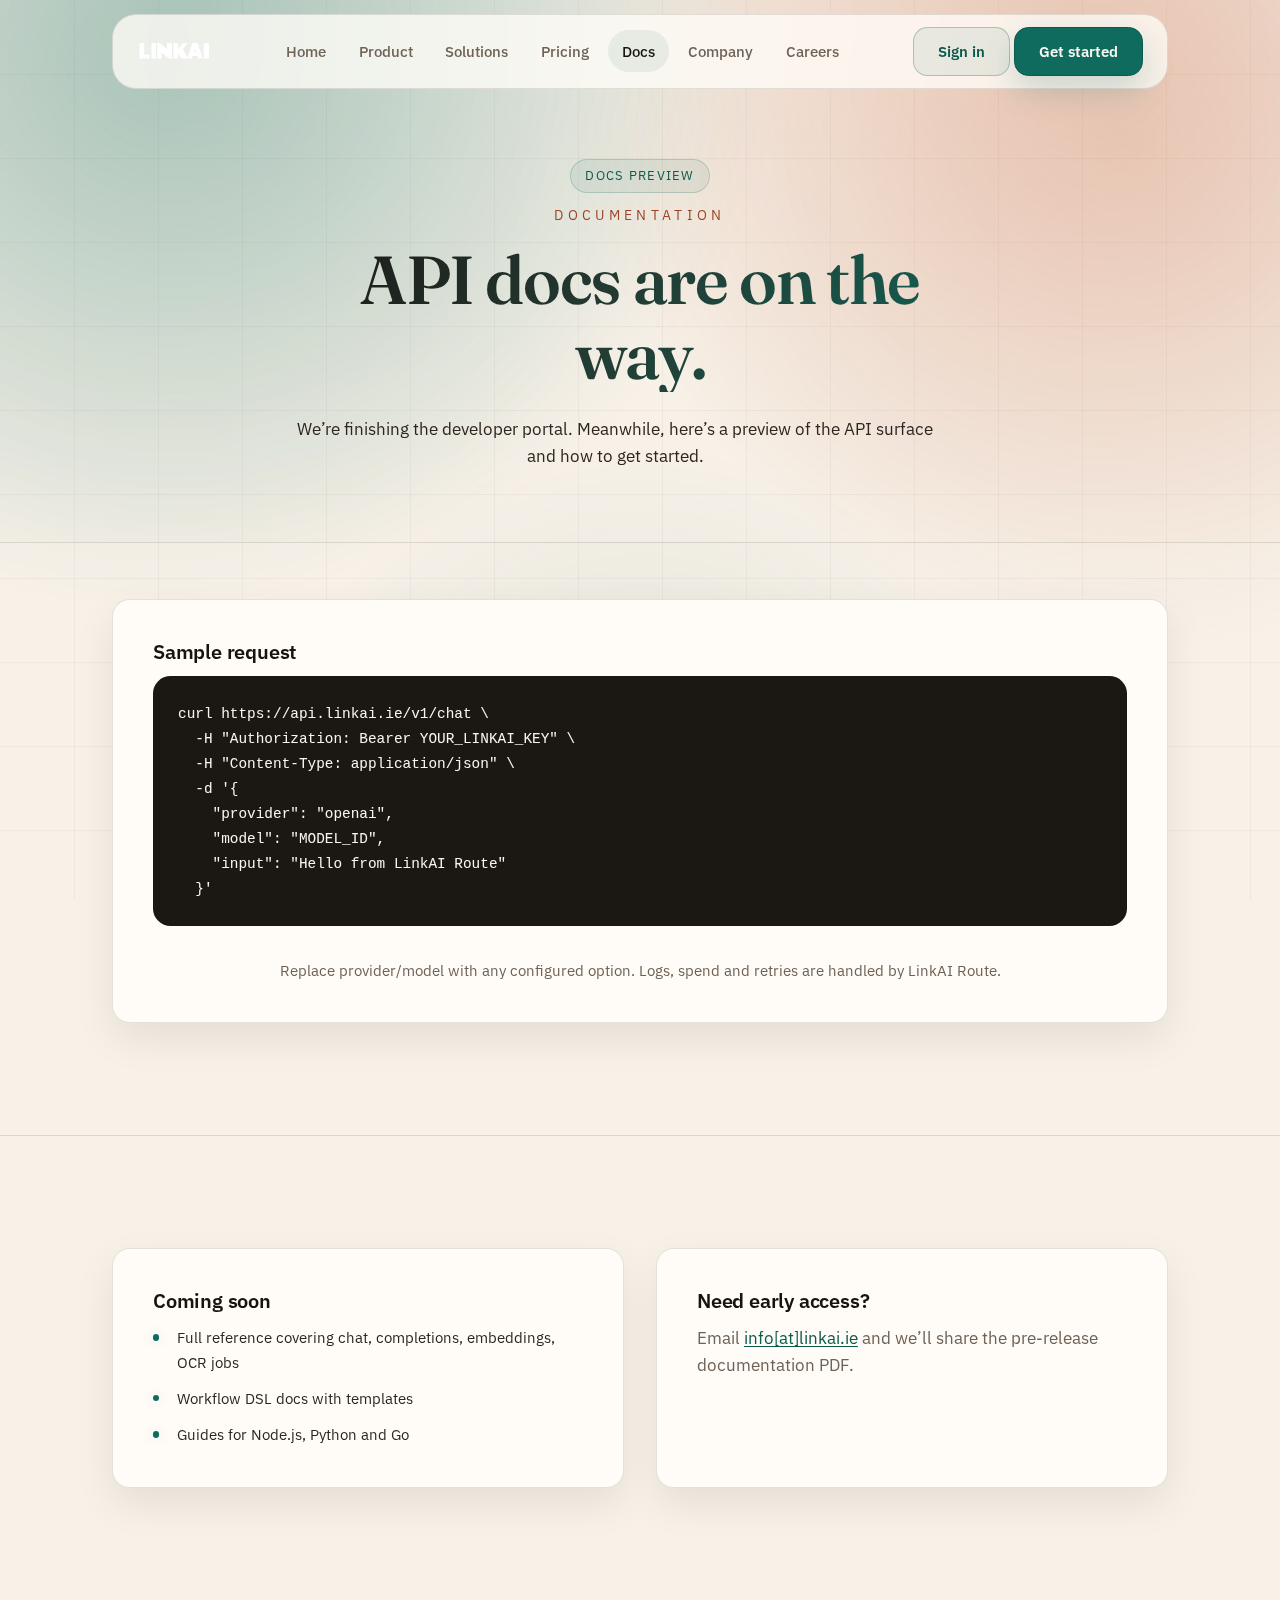
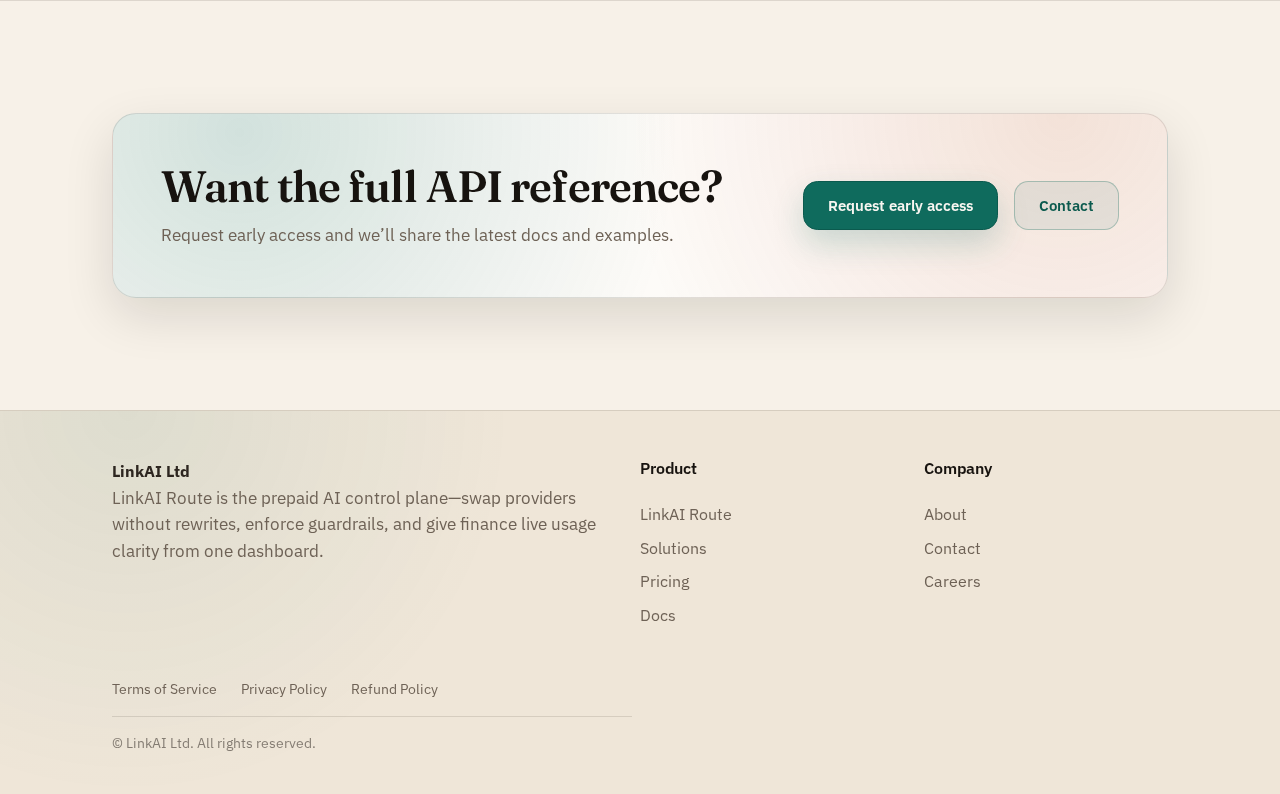
<file: docs.html>
<!DOCTYPE html>
<html lang="en">
  <head>
    <meta charset="UTF-8" />
    <meta name="viewport" content="width=device-width, initial-scale=1.0" />
    <meta name="description" content="Developer docs preview for LinkAI Route: a unified API surface for routing and governing multi-provider AI usage." />
    <meta name="theme-color" content="#070A12" />
    <title>LinkAI Route — docs preview</title>

    <link rel="preconnect" href="https://fonts.googleapis.com" />
    <link rel="preconnect" href="https://fonts.gstatic.com" crossorigin />
    <link rel="stylesheet" href="https://fonts.googleapis.com/css2?family=Inter:wght@400;500;600;700&amp;display=swap" />

    <link rel="apple-touch-icon" sizes="180x180" href="assets/favicon/apple-touch-icon.png" />
    <link rel="icon" type="image/png" sizes="32x32" href="assets/favicon/favicon-32x32.png" />
    <link rel="icon" type="image/png" sizes="16x16" href="assets/favicon/favicon-16x16.png" />
    <link rel="manifest" href="assets/favicon/site.webmanifest" />
    <link rel="stylesheet" href="assets/css/style.css" />
    <script defer src="assets/js/main.js"></script>
  </head>
  <body class="page">
    <a class="skip-link" href="#main">Skip to content</a>
    <header>
      <div class="container">
        <nav class="nav" aria-label="Primary">
          <a href="index.html" class="logo">
            <img src="assets/logo/linkai_logo_txt_white.png" alt="LinkAI" width="74" height="22" />
          </a>
          <div class="nav-links">
            <a href="index.html">Home</a>
            <a href="route.html">Product</a>
            <a href="solutions.html">Solutions</a>
            <a href="pricing.html">Pricing</a>
            <a href="docs.html" class="active" aria-current="page">Docs</a>
            <a href="company.html">Company</a>
            <a href="careers.html">Careers</a>
          </div>
          <div class="nav-actions">
            <div class="nav-cta">
              <a class="btn btn-secondary" href="#" data-toast="Sign-in opens with the public launch.">Sign in</a>
              <a class="btn btn-primary" href="#" data-early-access="Early access requests open soon.">Get started</a>
            </div>
          </div>
          <button class="mobile-toggle" aria-expanded="false" aria-label="Toggle navigation" aria-controls="nav-mobile">☰</button>
        </nav>
        <div class="nav-mobile" id="nav-mobile" hidden>
          <a href="index.html">Home</a>
          <a href="route.html">Product</a>
          <a href="solutions.html">Solutions</a>
          <a href="pricing.html">Pricing</a>
          <a href="docs.html" class="active" aria-current="page">Docs</a>
          <a href="company.html">Company</a>
          <a href="careers.html">Careers</a>
          <a class="btn btn-secondary" href="#" data-toast="Sign-in opens with the public launch.">Sign in</a>
          <a class="btn btn-primary" href="#" data-early-access="Early access requests open soon.">Get started</a>
        </div>
      </div>
    </header>
    <main id="main">
      <section class="hero">
        <div class="container">
          <div class="section-title">
            <div class="beta-pill">Docs preview</div>
            <div class="eyebrow">Documentation</div>
            <h1>API docs are on the way.</h1>
            <p>We’re finishing the developer portal. Meanwhile, here’s a preview of the API surface and how to get started.</p>
          </div>
        </div>
      </section>
      <section>
        <div class="container">
          <div class="card">
            <h3>Sample request</h3>
            <pre class="code-block"><code>curl https://api.linkai.ie/v1/chat \
  -H "Authorization: Bearer YOUR_LINKAI_KEY" \
  -H "Content-Type: application/json" \
  -d '{
    "provider": "openai",
    "model": "MODEL_ID",
    "input": "Hello from LinkAI Route"
  }'</code></pre>
            <p class="section-note">Replace provider/model with any configured option. Logs, spend and retries are handled by LinkAI Route.</p>
          </div>
        </div>
      </section>
      <section>
        <div class="container">
          <div class="grid-two">
            <div class="card">
              <h3>Coming soon</h3>
              <ul class="list">
                <li>Full reference covering chat, completions, embeddings, OCR jobs</li>
                <li>Workflow DSL docs with templates</li>
                <li>Guides for Node.js, Python and Go</li>
              </ul>
            </div>
            <div class="card">
              <h3>Need early access?</h3>
              <p>
                Email
                <a class="email-link" data-email-user="info" data-email-domain="linkai.ie">info[at]linkai.ie</a>
                and we’ll share the pre-release documentation PDF.
              </p>
            </div>
          </div>
        </div>
      </section>

      <section>
        <div class="container">
          <div class="cta-card">
            <div>
              <h2>Want the full API reference?</h2>
              <p>Request early access and we’ll share the latest docs and examples.</p>
            </div>
            <div class="cta-actions">
              <a class="btn btn-primary" href="#" data-early-access="Tell us what you’re building — we’ll reply within 1 business day.">Request early access</a>
              <a class="btn btn-secondary" href="company.html#contact">Contact</a>
            </div>
          </div>
        </div>
      </section>
    </main>
    <footer>
      <div class="container">
        <div class="footer-grid">
          <div>
            <strong>LinkAI Ltd</strong>
            <p>LinkAI Route is the prepaid AI control plane—swap providers without rewrites, enforce guardrails, and give finance live usage clarity from one dashboard.</p>
          </div>
          <div>
            <h4>Product</h4>
            <div class="footer-links">
              <a href="route.html">LinkAI Route</a>
              <a href="solutions.html">Solutions</a>
              <a href="pricing.html">Pricing</a>
              <a href="docs.html">Docs</a>
            </div>
          </div>
            <div>
              <h4>Company</h4>
              <div class="footer-links">
                <a href="company.html#about">About</a>
                <a href="company.html#contact">Contact</a>
                <a href="careers.html">Careers</a>
              </div>
            </div>
          </div>
        <div class="legal-links">
          <a href="legal/terms.html">Terms of Service</a>
          <a href="legal/privacy.html">Privacy Policy</a>
          <a href="legal/refund.html">Refund Policy</a>
        </div>
        <p class="copyright">© LinkAI Ltd. All rights reserved.</p>
      </div>
    </footer>
  </body>
</html>
</file>
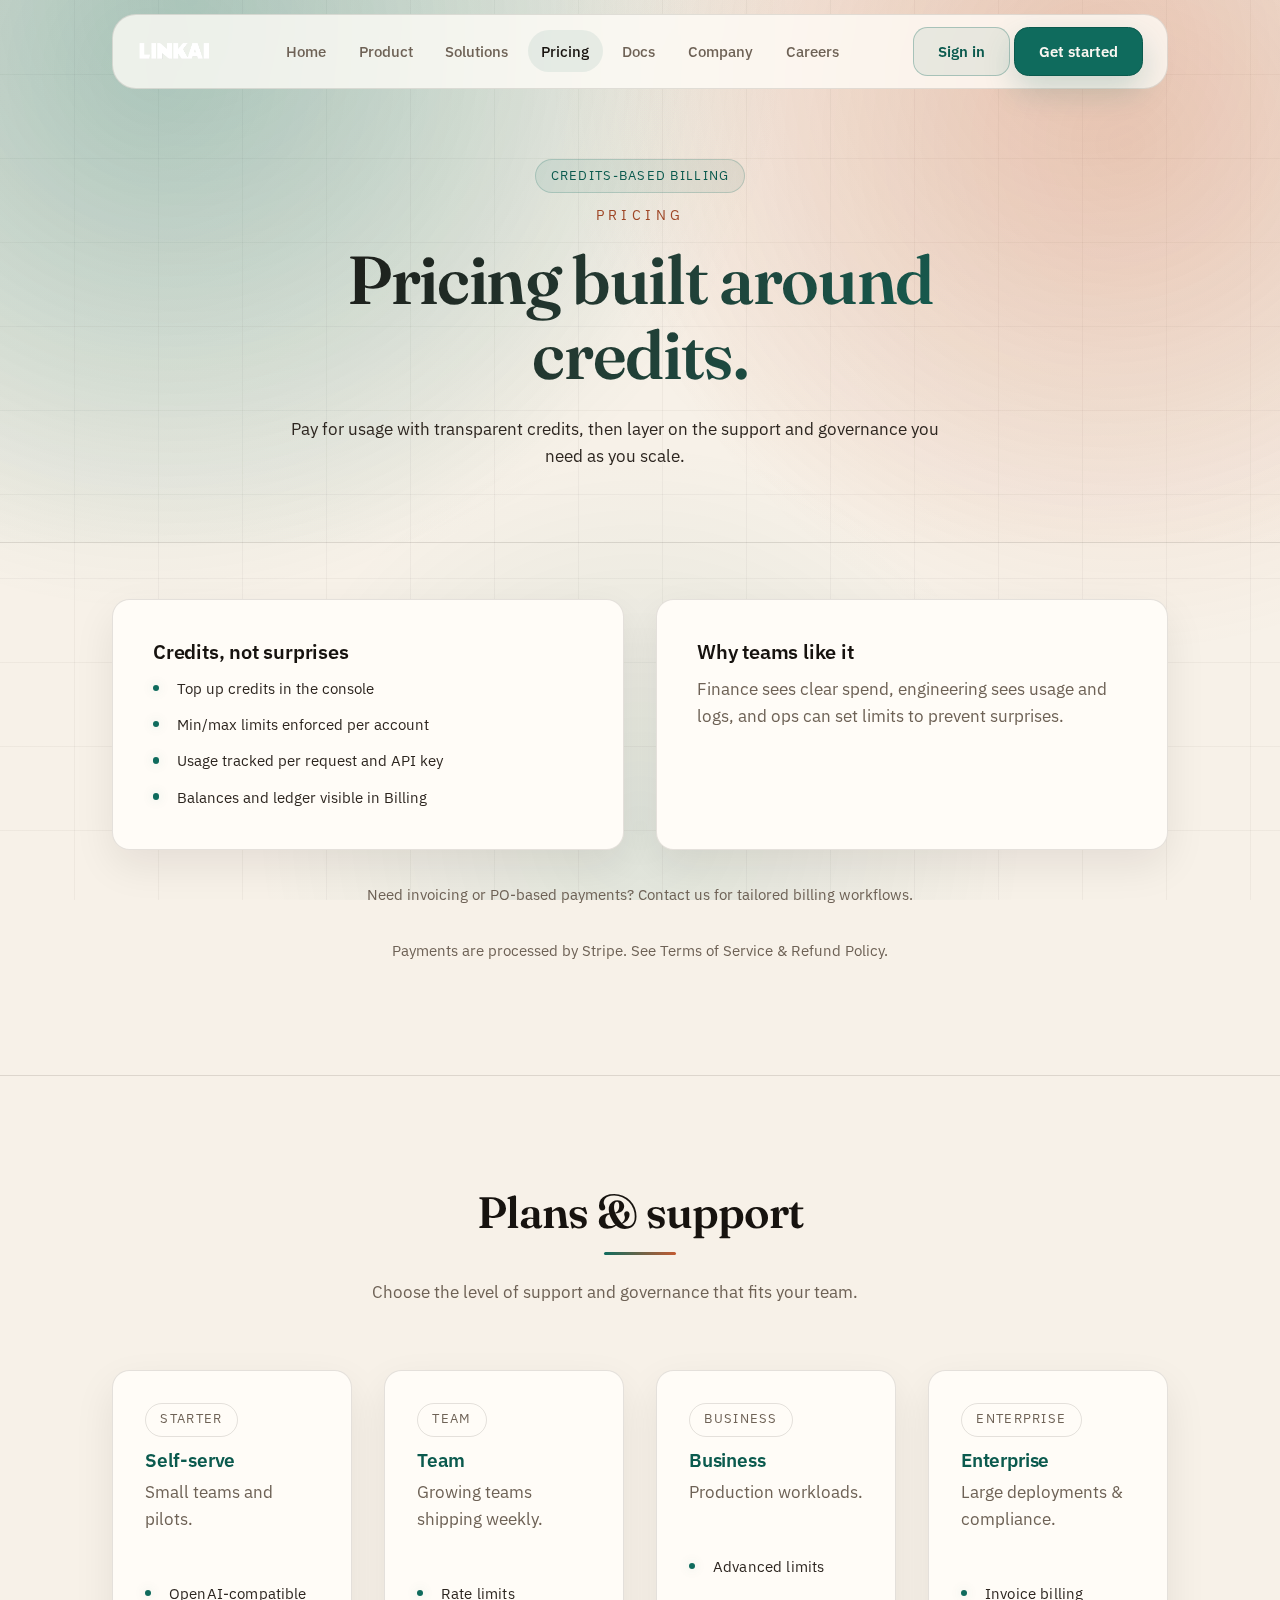
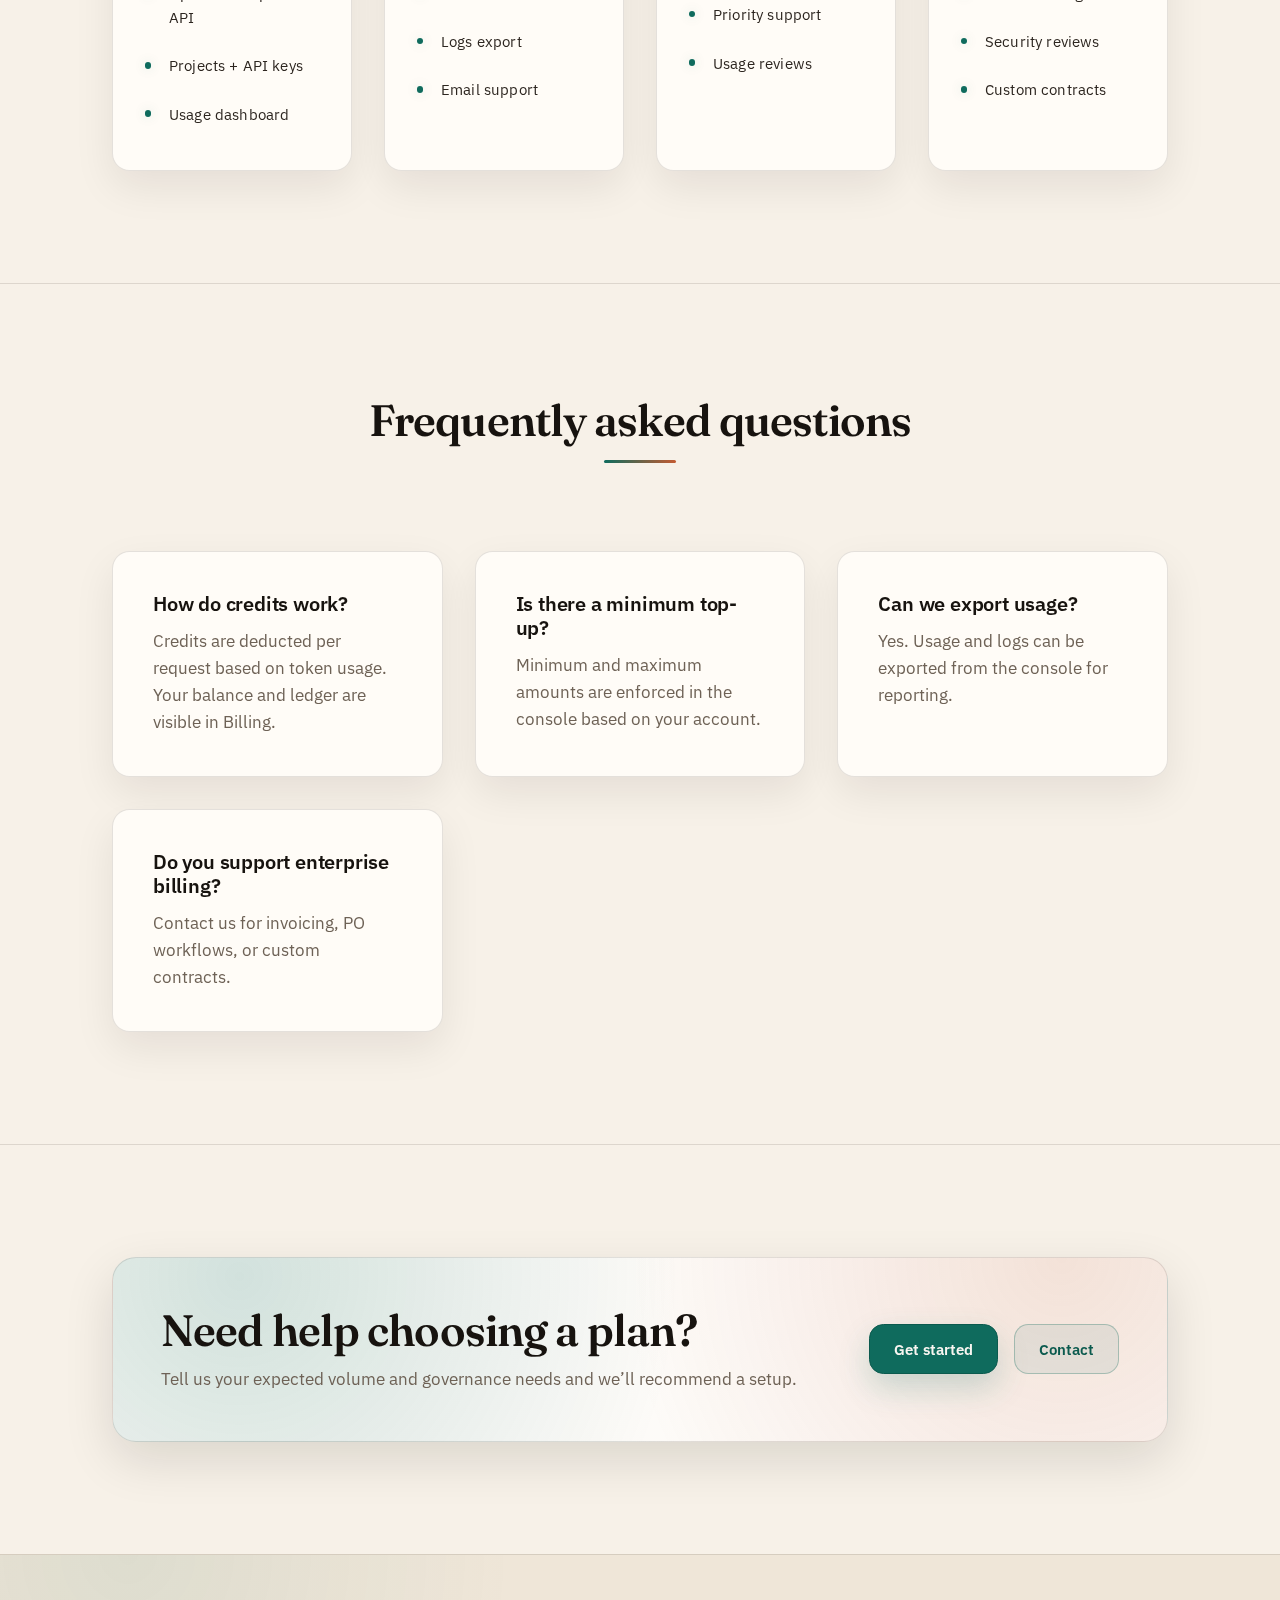
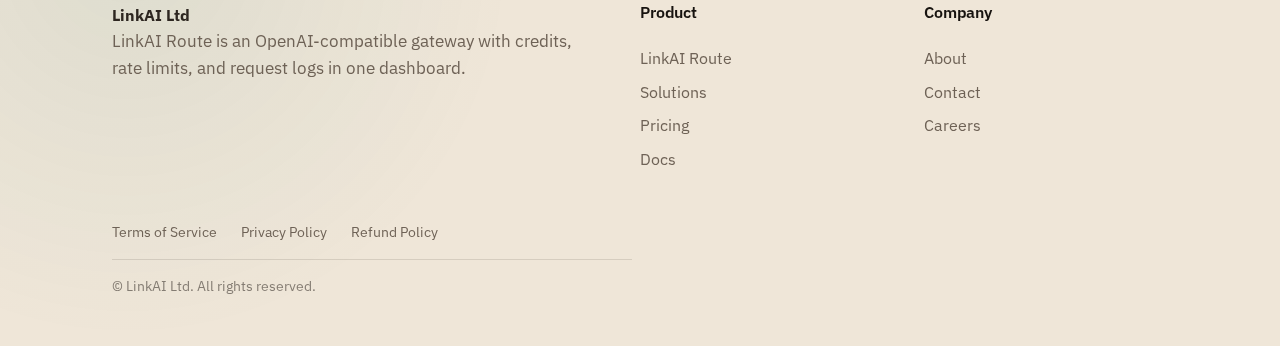
<file: pricing.html>
<!DOCTYPE html>
<html lang="en">
  <head>
    <meta charset="UTF-8" />
    <meta name="viewport" content="width=device-width, initial-scale=1.0" />
    <meta name="description" content="LinkAI Route pricing: credits-based billing with clear usage tracking and flexible plans." />
    <meta name="theme-color" content="#070A12" />
    <title>LinkAI Route — pricing</title>

    <link rel="apple-touch-icon" sizes="180x180" href="assets/favicon/apple-touch-icon.png" />
    <link rel="icon" type="image/png" sizes="32x32" href="assets/favicon/favicon-32x32.png" />
    <link rel="icon" type="image/png" sizes="16x16" href="assets/favicon/favicon-16x16.png" />
    <link rel="manifest" href="assets/favicon/site.webmanifest" />
    <link rel="stylesheet" href="assets/css/style.css" />
    <script defer src="assets/js/main.js"></script>
  </head>
  <body class="page">
    <a class="skip-link" href="#main">Skip to content</a>
    <header>
      <div class="container">
        <nav class="nav" aria-label="Primary">
          <a href="index.html" class="logo">
            <img src="assets/logo/linkai_logo_txt_white.png" alt="LinkAI" width="74" height="22" />
          </a>
          <div class="nav-links">
            <a href="index.html">Home</a>
            <a href="route.html">Product</a>
            <a href="solutions.html">Solutions</a>
            <a href="pricing.html" class="active" aria-current="page">Pricing</a>
            <a href="https://docs.linkai.ie">Docs</a>
            <a href="company.html">Company</a>
            <a href="careers.html">Careers</a>
          </div>
          <div class="nav-actions">
            <div class="nav-cta">
              <a class="btn btn-secondary" href="https://route.linkai.ie/login">Sign in</a>
              <a class="btn btn-primary" href="https://route.linkai.ie/signup">Get started</a>
            </div>
          </div>
          <button class="mobile-toggle" aria-expanded="false" aria-label="Toggle navigation" aria-controls="nav-mobile">☰</button>
        </nav>
        <div class="nav-mobile" id="nav-mobile" hidden>
          <a href="index.html">Home</a>
          <a href="route.html">Product</a>
          <a href="solutions.html">Solutions</a>
          <a href="pricing.html" class="active" aria-current="page">Pricing</a>
          <a href="https://docs.linkai.ie">Docs</a>
          <a href="company.html">Company</a>
          <a href="careers.html">Careers</a>
          <a class="btn btn-secondary" href="https://route.linkai.ie/login">Sign in</a>
          <a class="btn btn-primary" href="https://route.linkai.ie/signup">Get started</a>
        </div>
      </div>
    </header>
    <main id="main">
      <section class="hero">
        <div class="container">
          <div class="section-title">
            <div class="beta-pill">Credits-based billing</div>
            <div class="eyebrow">Pricing</div>
            <h1>Pricing built around credits.</h1>
            <p>Pay for usage with transparent credits, then layer on the support and governance you need as you scale.</p>
          </div>
        </div>
      </section>

      <section>
        <div class="container">
          <div class="grid-two">
            <div class="card">
              <h3>Credits, not surprises</h3>
              <ul class="list">
                <li>Top up credits in the console</li>
                <li>Min/max limits enforced per account</li>
                <li>Usage tracked per request and API key</li>
                <li>Balances and ledger visible in Billing</li>
              </ul>
            </div>
            <div class="card">
              <h3>Why teams like it</h3>
              <p>Finance sees clear spend, engineering sees usage and logs, and ops can set limits to prevent surprises.</p>
            </div>
          </div>
          <div class="section-note">Need invoicing or PO-based payments? Contact us for tailored billing workflows.</div>
          <div class="section-note">
            Payments are processed by Stripe. See
            <a href="legal/terms.html">Terms of Service</a>
            &amp;
            <a href="legal/refund.html">Refund Policy</a>.
          </div>
        </div>
      </section>

      <section>
        <div class="container">
          <div class="section-title">
            <h2>Plans &amp; support</h2>
            <p>Choose the level of support and governance that fits your team.</p>
          </div>
          <div class="pricing-table">
            <div class="pricing-card">
              <div class="badge">Starter</div>
              <h3>Self-serve</h3>
              <p>Small teams and pilots.</p>
              <ul class="list">
                <li>OpenAI-compatible API</li>
                <li>Projects + API keys</li>
                <li>Usage dashboard</li>
              </ul>
            </div>
            <div class="pricing-card">
              <div class="badge">Team</div>
              <h3>Team</h3>
              <p>Growing teams shipping weekly.</p>
              <ul class="list">
                <li>Rate limits</li>
                <li>Logs export</li>
                <li>Email support</li>
              </ul>
            </div>
            <div class="pricing-card">
              <div class="badge">Business</div>
              <h3>Business</h3>
              <p>Production workloads.</p>
              <ul class="list">
                <li>Advanced limits</li>
                <li>Priority support</li>
                <li>Usage reviews</li>
              </ul>
            </div>
            <div class="pricing-card">
              <div class="badge">Enterprise</div>
              <h3>Enterprise</h3>
              <p>Large deployments &amp; compliance.</p>
              <ul class="list">
                <li>Invoice billing</li>
                <li>Security reviews</li>
                <li>Custom contracts</li>
              </ul>
            </div>
          </div>
        </div>
      </section>

      <section>
        <div class="container">
          <div class="section-title">
            <h2>Frequently asked questions</h2>
          </div>
          <div class="card-grid">
            <div class="card">
              <h3>How do credits work?</h3>
              <p>Credits are deducted per request based on token usage. Your balance and ledger are visible in Billing.</p>
            </div>
            <div class="card">
              <h3>Is there a minimum top-up?</h3>
              <p>Minimum and maximum amounts are enforced in the console based on your account.</p>
            </div>
            <div class="card">
              <h3>Can we export usage?</h3>
              <p>Yes. Usage and logs can be exported from the console for reporting.</p>
            </div>
            <div class="card">
              <h3>Do you support enterprise billing?</h3>
              <p>Contact us for invoicing, PO workflows, or custom contracts.</p>
            </div>
          </div>
        </div>
      </section>

      <section>
        <div class="container">
          <div class="cta-card">
            <div>
              <h2>Need help choosing a plan?</h2>
              <p>Tell us your expected volume and governance needs and we’ll recommend a setup.</p>
            </div>
            <div class="cta-actions">
              <a class="btn btn-primary" href="https://route.linkai.ie/signup">Get started</a>
              <a class="btn btn-secondary" href="company.html#contact">Contact</a>
            </div>
          </div>
        </div>
      </section>
    </main>
    <footer>
      <div class="container">
          <div class="footer-grid">
            <div>
              <strong>LinkAI Ltd</strong>
              <p>LinkAI Route is an OpenAI-compatible gateway with credits, rate limits, and request logs in one dashboard.</p>
            </div>
          <div>
            <h4>Product</h4>
            <div class="footer-links">
              <a href="route.html">LinkAI Route</a>
              <a href="solutions.html">Solutions</a>
              <a href="pricing.html">Pricing</a>
              <a href="https://docs.linkai.ie">Docs</a>
            </div>
          </div>
          <div>
            <h4>Company</h4>
            <div class="footer-links">
              <a href="company.html#about">About</a>
              <a href="company.html#contact">Contact</a>
              <a href="careers.html">Careers</a>
            </div>
          </div>
        </div>
        <div class="legal-links">
          <a href="legal/terms.html">Terms of Service</a>
          <a href="legal/privacy.html">Privacy Policy</a>
          <a href="legal/refund.html">Refund Policy</a>
        </div>
        <p class="copyright">© LinkAI Ltd. All rights reserved.</p>
      </div>
    </footer>
  </body>
</html>
</file>
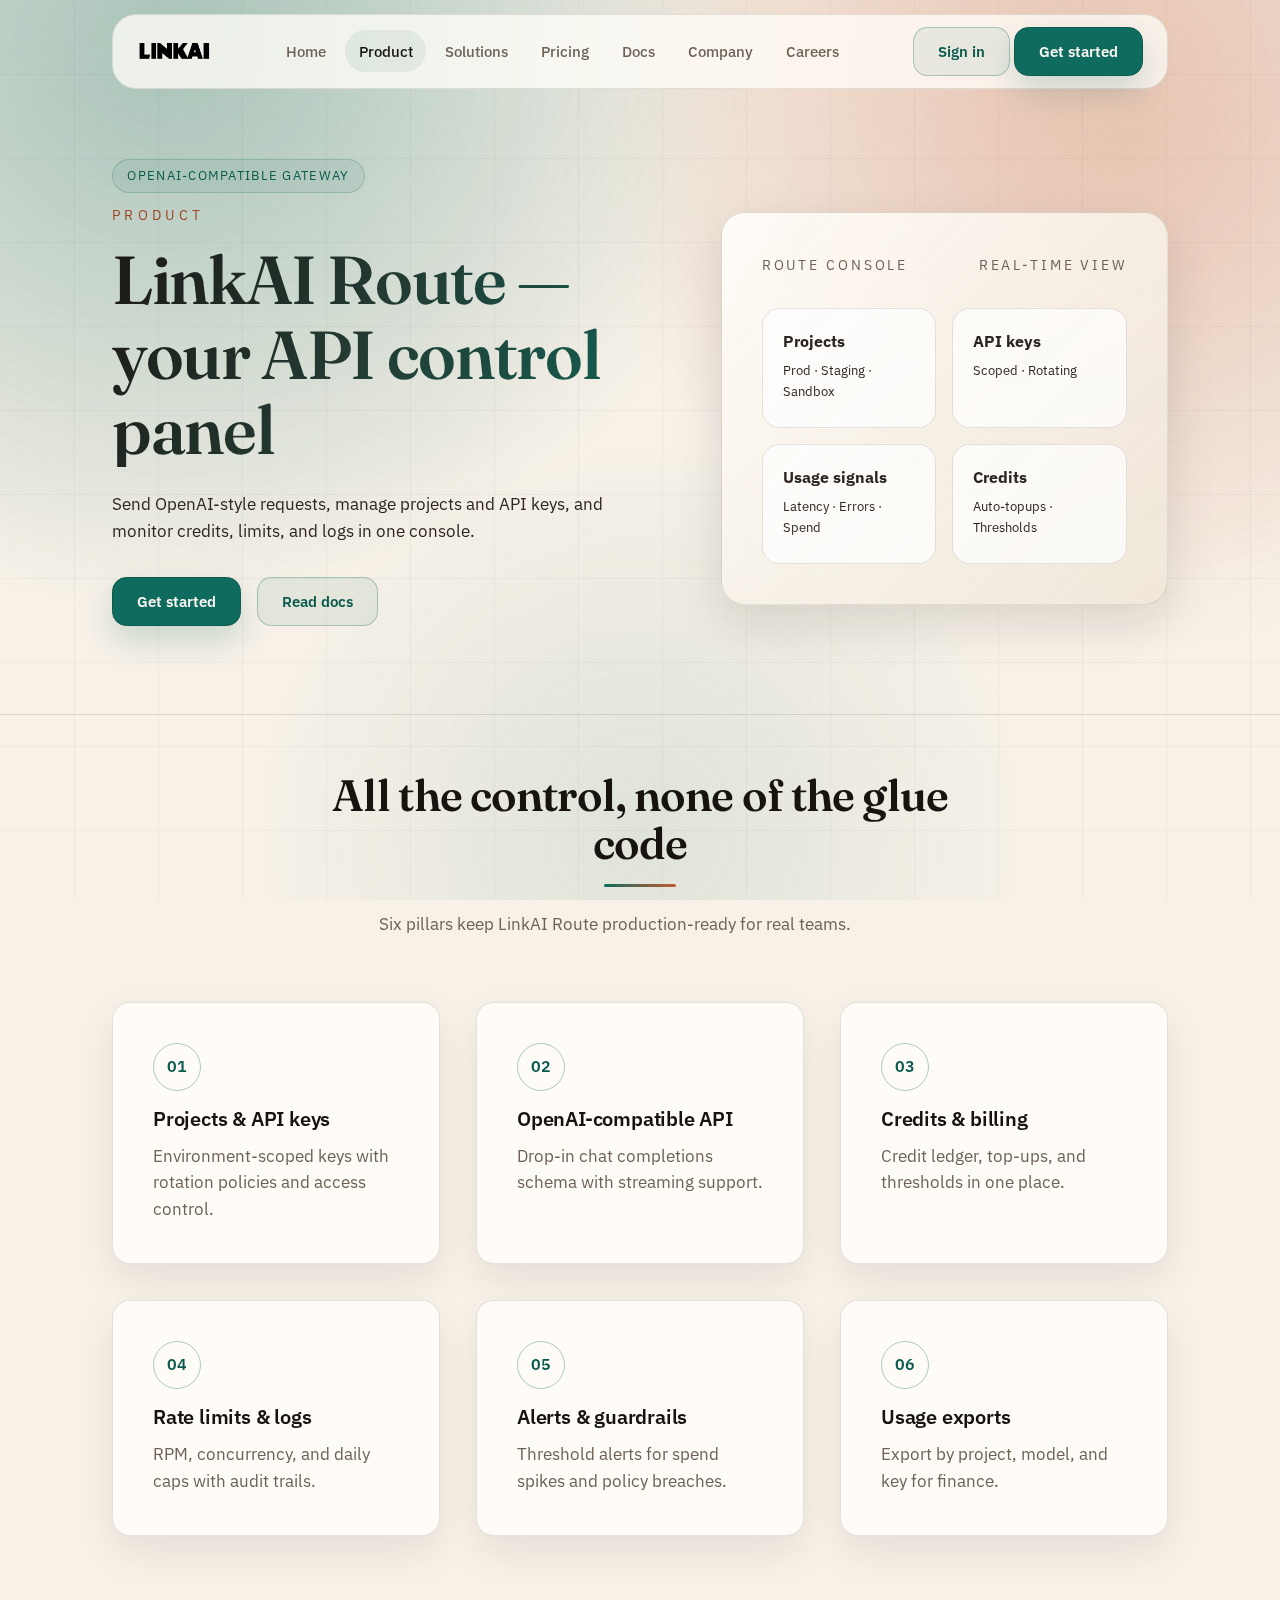
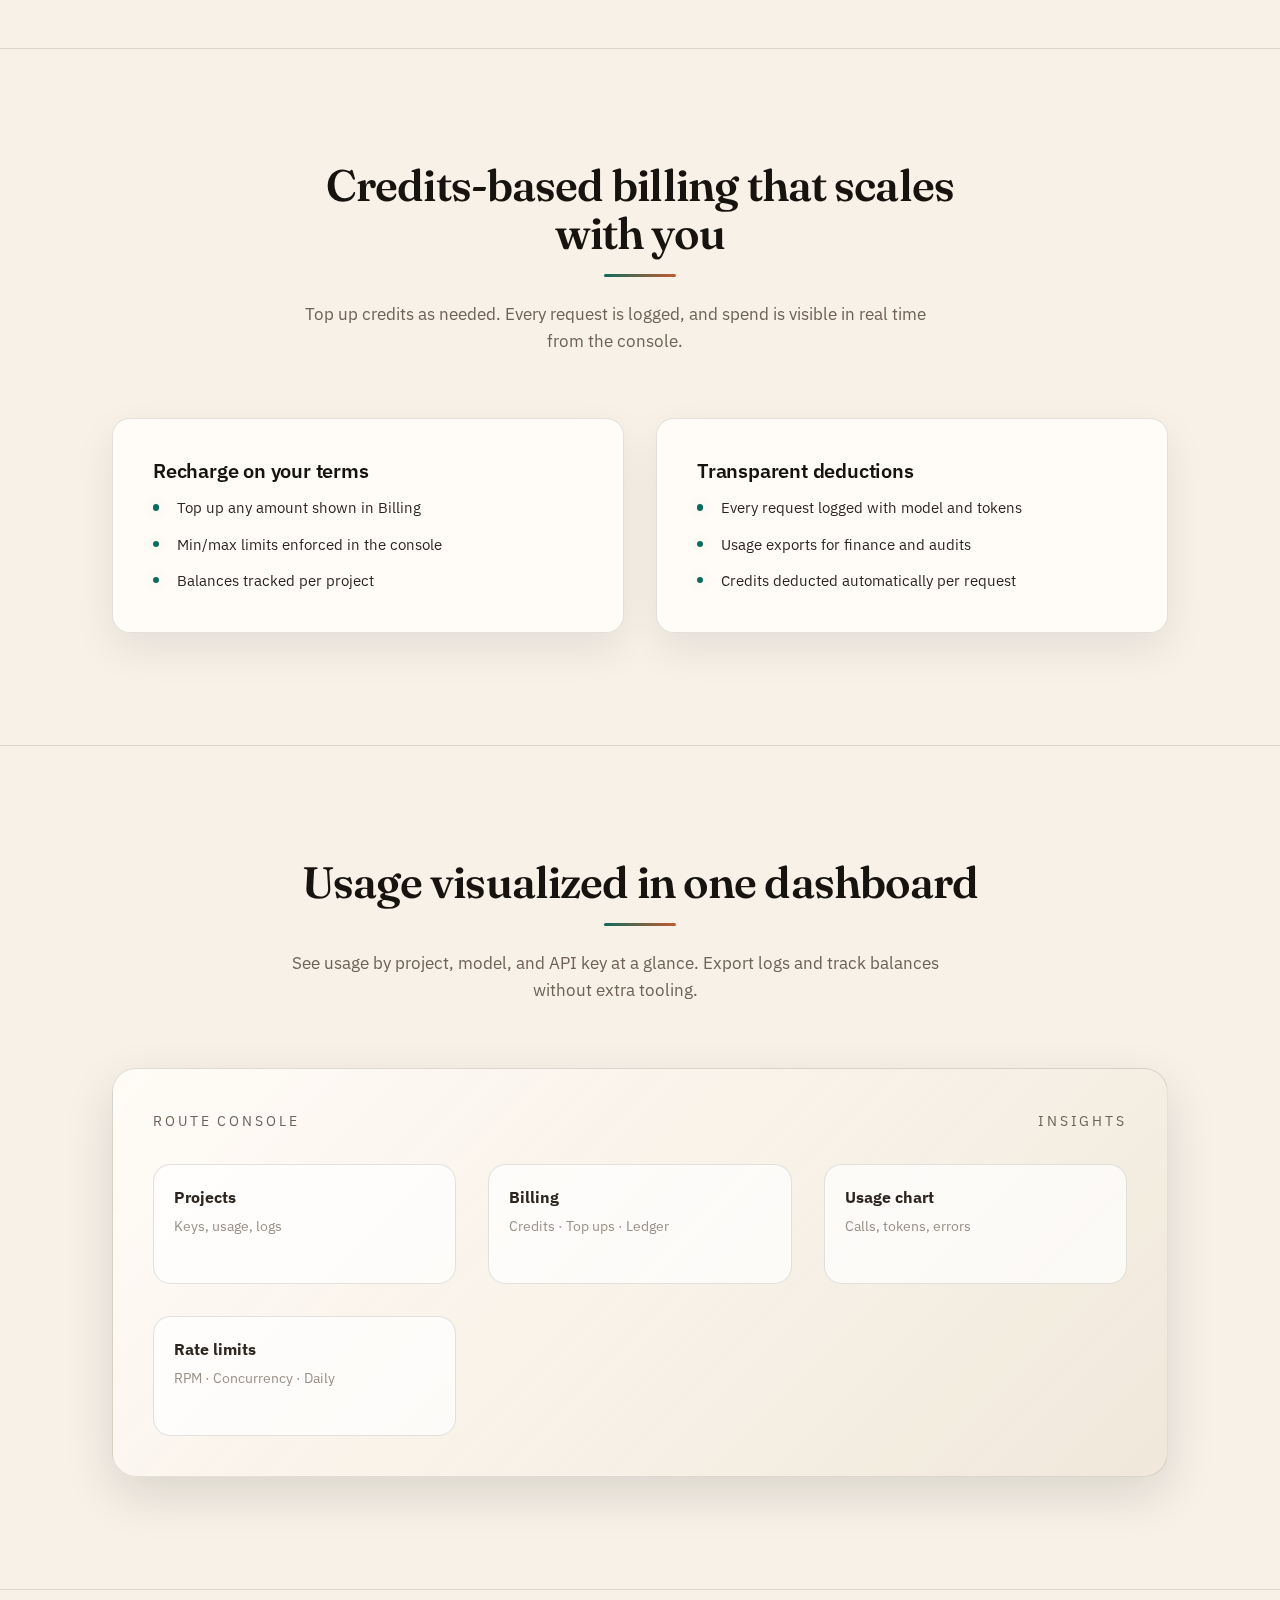
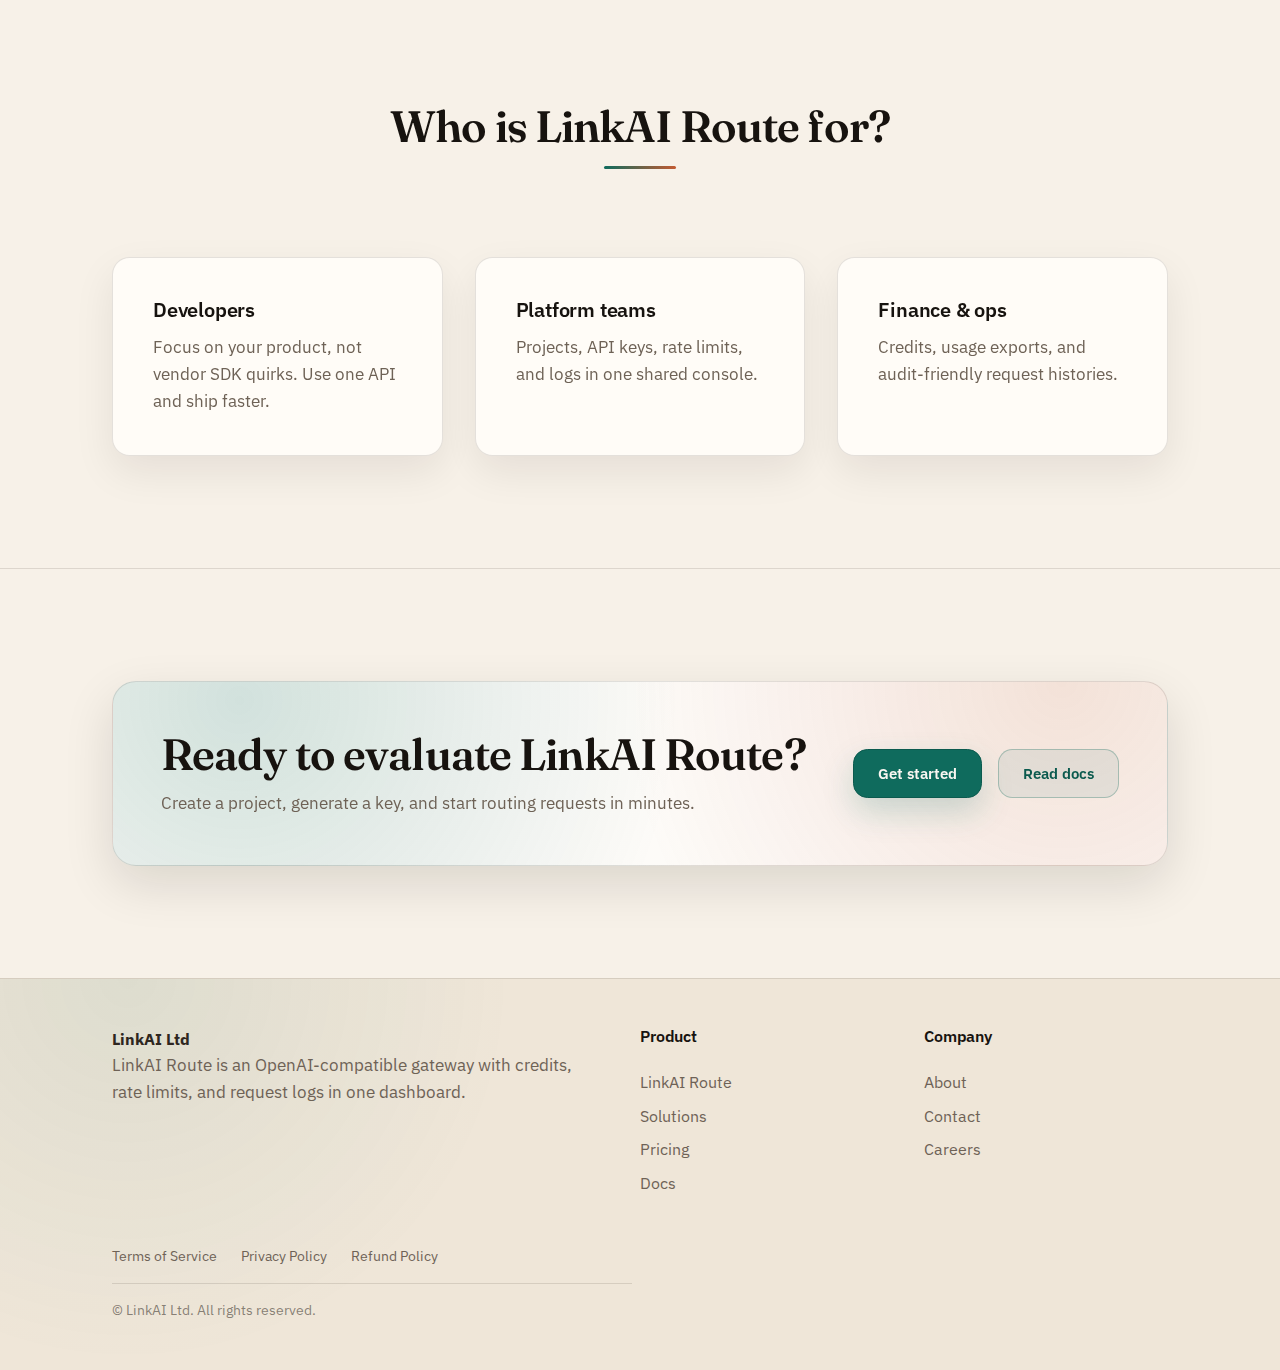
<file: route.html>
<!DOCTYPE html>
<html lang="en">
  <head>
    <meta charset="UTF-8" />
    <meta name="viewport" content="width=device-width, initial-scale=1.0" />
    <meta name="description" content="LinkAI Route product overview: OpenAI-compatible gateway with projects, credits, rate limits, and logs." />
    <meta name="theme-color" content="#F7F1E8" />
    <title>LinkAI Route — product overview</title>

    <link rel="apple-touch-icon" sizes="180x180" href="assets/favicon/apple-touch-icon.png" />
    <link rel="icon" type="image/png" sizes="32x32" href="assets/favicon/favicon-32x32.png" />
    <link rel="icon" type="image/png" sizes="16x16" href="assets/favicon/favicon-16x16.png" />
    <link rel="manifest" href="assets/favicon/site.webmanifest" />
    <link rel="stylesheet" href="assets/css/style.css" />
    <script defer src="assets/js/main.js"></script>
  </head>
  <body class="page">
    <a class="skip-link" href="#main">Skip to content</a>
    <header>
      <div class="container">
        <nav class="nav" aria-label="Primary">
          <a href="index.html" class="logo">
            <img src="assets/logo/linkai_logo_txt_black.png" alt="LinkAI" width="74" height="22" />
          </a>
          <div class="nav-links">
            <a href="index.html">Home</a>
            <a href="route.html" class="active" aria-current="page">Product</a>
            <a href="solutions.html">Solutions</a>
            <a href="pricing.html">Pricing</a>
            <a href="https://docs.linkai.ie">Docs</a>
            <a href="company.html">Company</a>
            <a href="careers.html">Careers</a>
          </div>
          <div class="nav-actions">
            <div class="nav-cta">
              <a class="btn btn-secondary" href="https://route.linkai.ie/login">Sign in</a>
              <a class="btn btn-primary" href="https://route.linkai.ie/signup">Get started</a>
            </div>
          </div>
          <button class="mobile-toggle" aria-expanded="false" aria-label="Toggle navigation" aria-controls="nav-mobile">☰</button>
        </nav>
        <div class="nav-mobile" id="nav-mobile" hidden>
          <a href="index.html">Home</a>
          <a href="route.html" class="active" aria-current="page">Product</a>
          <a href="solutions.html">Solutions</a>
          <a href="pricing.html">Pricing</a>
          <a href="https://docs.linkai.ie">Docs</a>
          <a href="company.html">Company</a>
          <a href="careers.html">Careers</a>
          <a class="btn btn-secondary" href="https://route.linkai.ie/login">Sign in</a>
          <a class="btn btn-primary" href="https://route.linkai.ie/signup">Get started</a>
        </div>
      </div>
    </header>
    <main id="main">
      <section class="hero">
        <div class="container">
          <div class="hero-grid">
            <div>
              <div class="beta-pill">OpenAI-compatible gateway</div>
              <div class="eyebrow">Product</div>
              <h1>LinkAI Route — your API control panel</h1>
              <p>Send OpenAI-style requests, manage projects and API keys, and monitor credits, limits, and logs in one console.</p>
              <div class="hero-actions">
                <a class="btn btn-primary" href="https://route.linkai.ie/signup">Get started</a>
                <a class="btn btn-secondary" href="https://docs.linkai.ie">Read docs</a>
              </div>
            </div>
            <div class="mockup">
              <div class="mockup-header">
                <span>Route Console</span>
                <span>Real-time view</span>
              </div>
              <div class="mockup-grid">
                <div class="mockup-card">
                  <strong>Projects</strong>
                  <small>Prod · Staging · Sandbox</small>
                </div>
                <div class="mockup-card">
                  <strong>API keys</strong>
                  <small>Scoped · Rotating</small>
                </div>
                <div class="mockup-card">
                  <strong>Usage signals</strong>
                  <small>Latency · Errors · Spend</small>
                </div>
                <div class="mockup-card">
                  <strong>Credits</strong>
                  <small>Auto-topups · Thresholds</small>
                </div>
              </div>
            </div>
          </div>
        </div>
      </section>

      <section>
        <div class="container">
          <div class="section-title">
            <h2>All the control, none of the glue code</h2>
            <p>Six pillars keep LinkAI Route production-ready for real teams.</p>
          </div>
          <div class="card-grid card-grid--six">
            <div class="card">
              <div class="icon-circle">01</div>
              <h3>Projects &amp; API keys</h3>
              <p>Environment-scoped keys with rotation policies and access control.</p>
            </div>
            <div class="card">
              <div class="icon-circle">02</div>
              <h3>OpenAI-compatible API</h3>
              <p>Drop-in chat completions schema with streaming support.</p>
            </div>
            <div class="card">
              <div class="icon-circle">03</div>
              <h3>Credits &amp; billing</h3>
              <p>Credit ledger, top-ups, and thresholds in one place.</p>
            </div>
            <div class="card">
              <div class="icon-circle">04</div>
              <h3>Rate limits &amp; logs</h3>
              <p>RPM, concurrency, and daily caps with audit trails.</p>
            </div>
            <div class="card">
              <div class="icon-circle">05</div>
              <h3>Alerts &amp; guardrails</h3>
              <p>Threshold alerts for spend spikes and policy breaches.</p>
            </div>
            <div class="card">
              <div class="icon-circle">06</div>
              <h3>Usage exports</h3>
              <p>Export by project, model, and key for finance.</p>
            </div>
          </div>
        </div>
      </section>

      <section>
        <div class="container">
          <div class="section-title">
            <h2>Credits-based billing that scales with you</h2>
            <p>Top up credits as needed. Every request is logged, and spend is visible in real time from the console.</p>
          </div>
          <div class="grid-two">
            <div class="card">
              <h3>Recharge on your terms</h3>
              <ul class="list">
                <li>Top up any amount shown in Billing</li>
                <li>Min/max limits enforced in the console</li>
                <li>Balances tracked per project</li>
              </ul>
            </div>
            <div class="card">
              <h3>Transparent deductions</h3>
              <ul class="list">
                <li>Every request logged with model and tokens</li>
                <li>Usage exports for finance and audits</li>
                <li>Credits deducted automatically per request</li>
              </ul>
            </div>
          </div>
        </div>
      </section>

      <section>
        <div class="container">
          <div class="section-title">
            <h2>Usage visualized in one dashboard</h2>
            <p>See usage by project, model, and API key at a glance. Export logs and track balances without extra tooling.</p>
          </div>
          <div class="mockup">
            <div class="mockup-header">
              <span>Route Console</span>
              <span>Insights</span>
            </div>
            <div class="grid-two">
              <div class="mockup-card">
                <strong>Projects</strong>
                <p class="note">Keys, usage, logs</p>
              </div>
              <div class="mockup-card">
                <strong>Billing</strong>
                <p class="note">Credits · Top ups · Ledger</p>
              </div>
              <div class="mockup-card">
                <strong>Usage chart</strong>
                <p class="note">Calls, tokens, errors</p>
              </div>
              <div class="mockup-card">
                <strong>Rate limits</strong>
                  <p class="note">RPM · Concurrency · Daily</p>
              </div>
            </div>
          </div>
        </div>
      </section>

      <section>
        <div class="container">
          <div class="section-title">
            <h2>Who is LinkAI Route for?</h2>
          </div>
          <div class="card-grid">
            <div class="card">
              <h3>Developers</h3>
              <p>Focus on your product, not vendor SDK quirks. Use one API and ship faster.</p>
            </div>
            <div class="card">
              <h3>Platform teams</h3>
              <p>Projects, API keys, rate limits, and logs in one shared console.</p>
            </div>
            <div class="card">
              <h3>Finance &amp; ops</h3>
              <p>Credits, usage exports, and audit-friendly request histories.</p>
            </div>
          </div>
        </div>
      </section>

      <section>
        <div class="container">
          <div class="cta-card">
            <div>
              <h2>Ready to evaluate LinkAI Route?</h2>
              <p>Create a project, generate a key, and start routing requests in minutes.</p>
            </div>
            <div class="cta-actions">
              <a class="btn btn-primary" href="https://route.linkai.ie/signup">Get started</a>
              <a class="btn btn-secondary" href="https://docs.linkai.ie">Read docs</a>
            </div>
          </div>
        </div>
      </section>
    </main>
    <footer>
      <div class="container">
          <div class="footer-grid">
            <div>
              <strong>LinkAI Ltd</strong>
              <p>LinkAI Route is an OpenAI-compatible gateway with credits, rate limits, and request logs in one dashboard.</p>
            </div>
          <div>
            <h4>Product</h4>
            <div class="footer-links">
              <a href="route.html">LinkAI Route</a>
              <a href="solutions.html">Solutions</a>
              <a href="pricing.html">Pricing</a>
              <a href="https://docs.linkai.ie">Docs</a>
            </div>
          </div>
          <div>
            <h4>Company</h4>
            <div class="footer-links">
              <a href="company.html#about">About</a>
              <a href="company.html#contact">Contact</a>
              <a href="careers.html">Careers</a>
            </div>
          </div>
        </div>
        <div class="legal-links">
          <a href="legal/terms.html">Terms of Service</a>
          <a href="legal/privacy.html">Privacy Policy</a>
          <a href="legal/refund.html">Refund Policy</a>
        </div>
        <p class="copyright">© LinkAI Ltd. All rights reserved.</p>
      </div>
    </footer>
  </body>
</html>
</file>
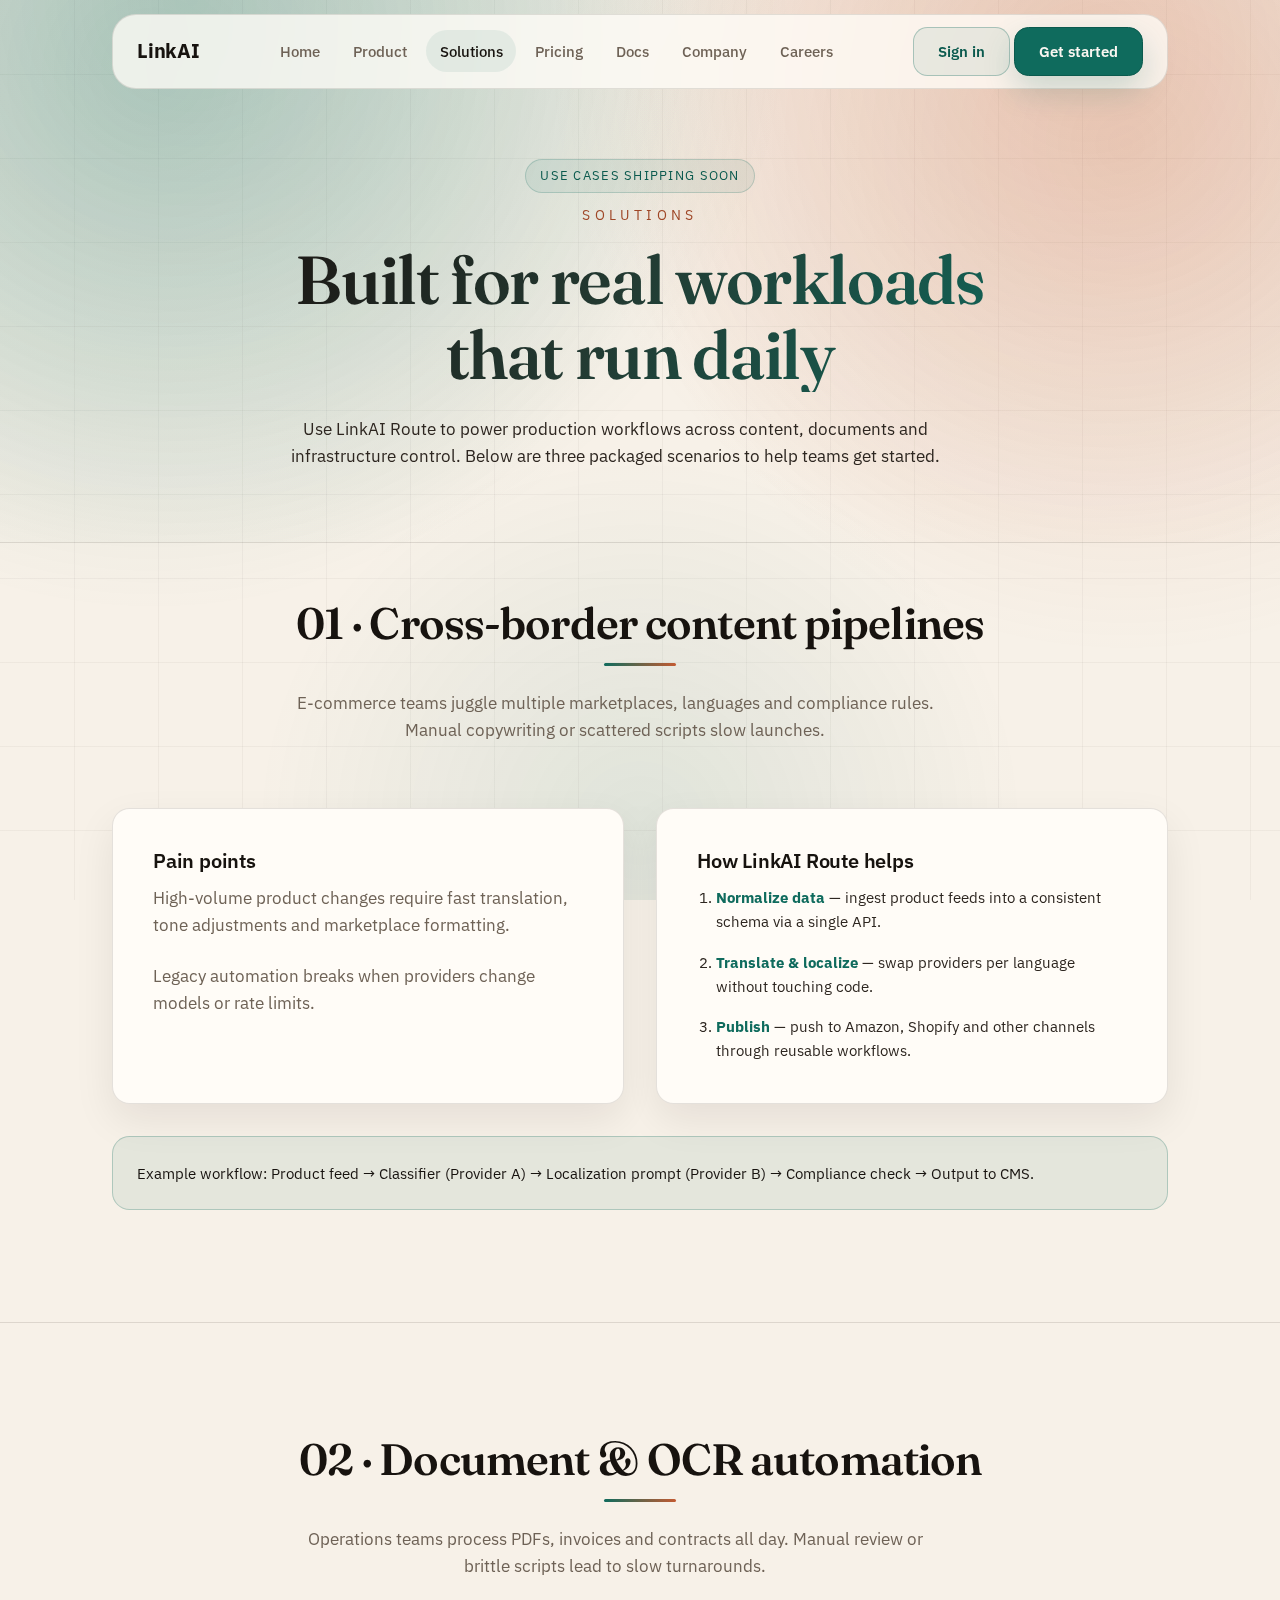
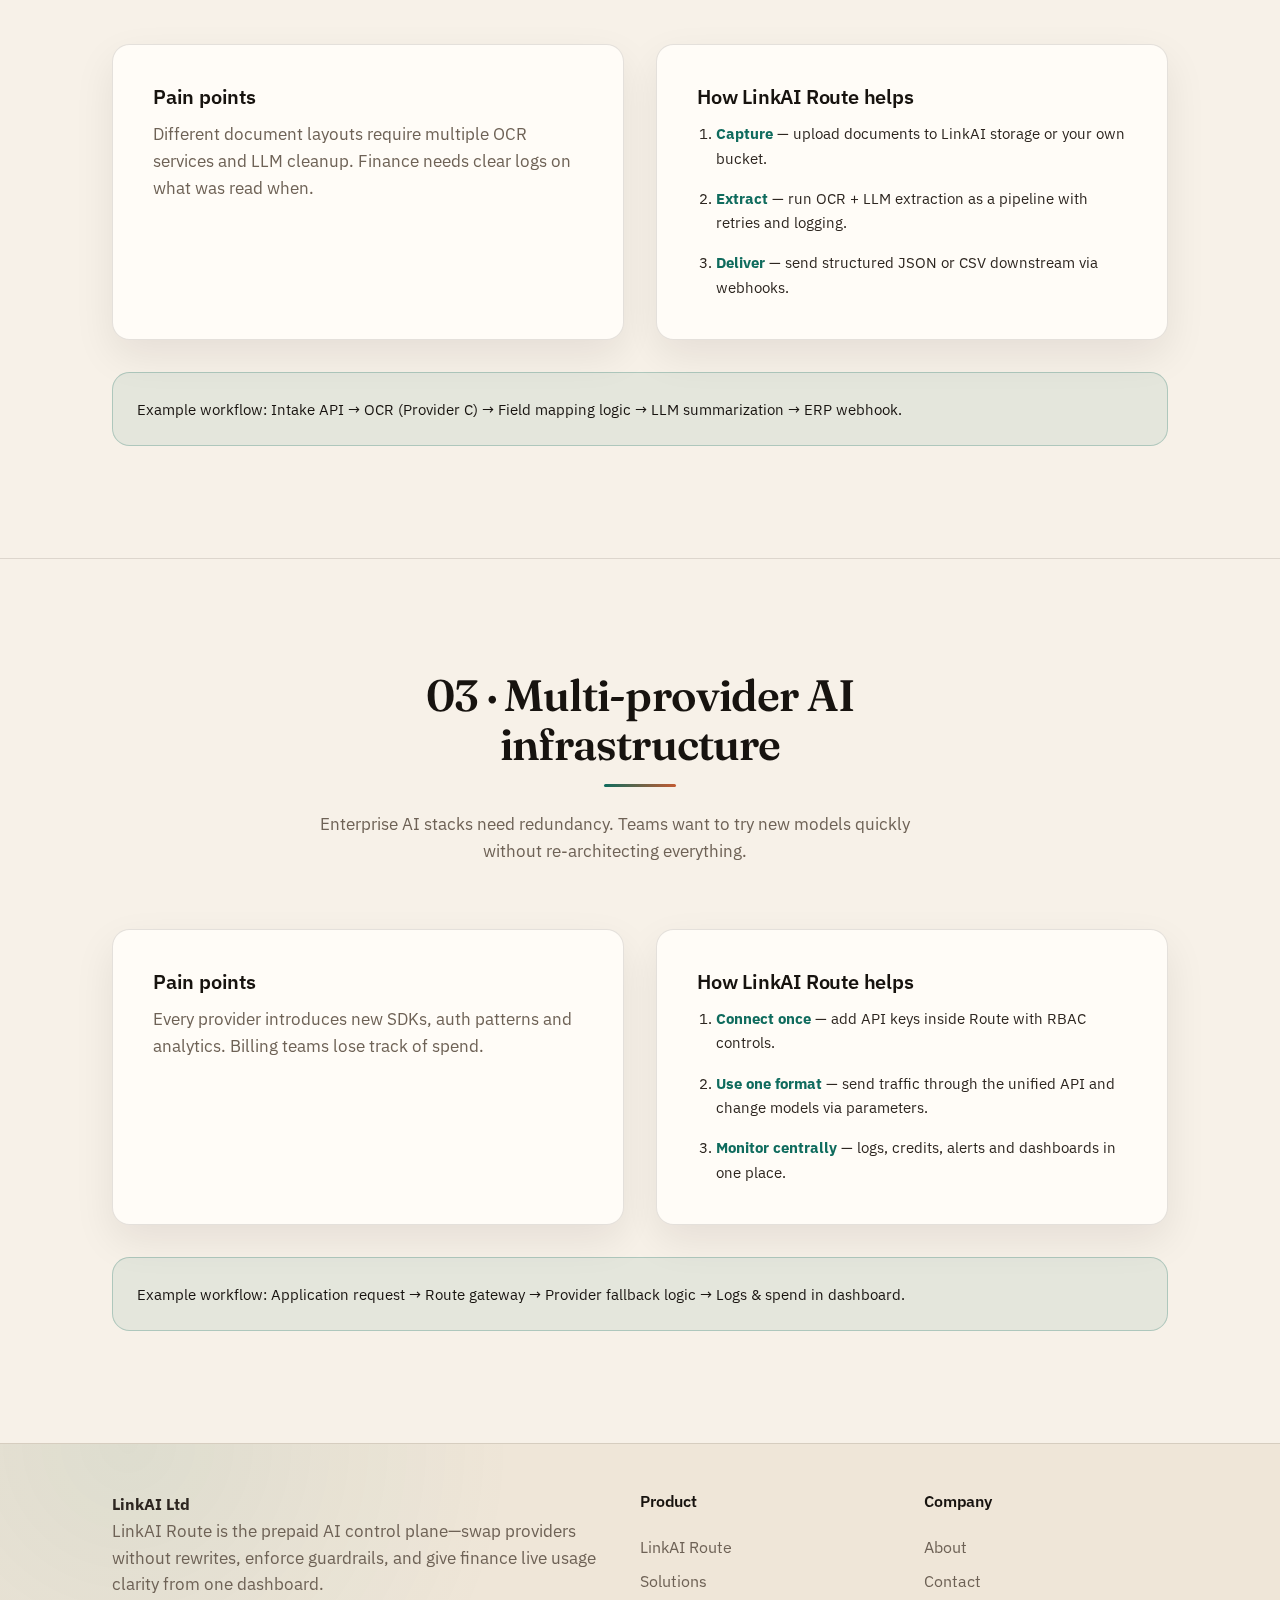
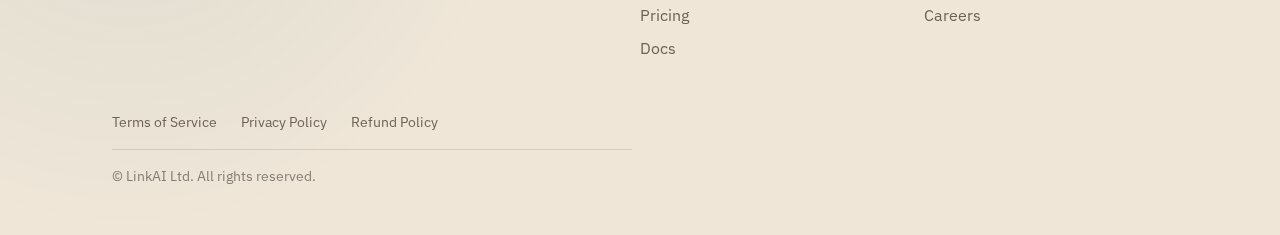
<file: solutions.html>
<!DOCTYPE html>
<html lang="en">
  <head>
    <meta charset="UTF-8" />
    <meta name="viewport" content="width=device-width, initial-scale=1.0" />
    <title>LinkAI Route — solutions</title>
    <link rel="icon" href="assets/favicon/favicon-32x32.png" />
    <link rel="stylesheet" href="assets/css/style.css" />
    <script defer src="assets/js/main.js"></script>
  </head>
  <body class="page">
    <header>
      <div class="container">
        <nav class="nav">
          <a href="index.html" class="logo">LinkAI</a>
          <div class="nav-links">
            <a href="index.html">Home</a>
            <a href="route.html">Product</a>
            <a href="solutions.html" class="active">Solutions</a>
            <a href="pricing.html">Pricing</a>
            <a href="docs.html">Docs</a>
            <a href="company.html">Company</a>
            <a href="careers.html">Careers</a>
          </div>
          <div class="nav-actions">
            <div class="nav-cta">
              <a class="btn btn-secondary" href="#" data-early-access="Sign-in opens with the public launch.">Sign in</a>
              <a class="btn btn-primary" href="#" data-early-access="Early access requests open soon.">Get started</a>
            </div>
          </div>
          <button class="mobile-toggle" aria-expanded="false" aria-label="Toggle navigation">☰</button>
        </nav>
        <div class="nav-mobile" hidden>
          <a href="index.html">Home</a>
          <a href="route.html">Product</a>
          <a href="solutions.html" class="active">Solutions</a>
          <a href="pricing.html">Pricing</a>
          <a href="docs.html">Docs</a>
          <a href="company.html">Company</a>
          <a href="careers.html">Careers</a>
          <a class="btn btn-secondary" href="#" data-early-access="Sign-in opens with the public launch.">Sign in</a>
          <a class="btn btn-primary" href="#" data-early-access="Early access requests open soon.">Get started</a>
        </div>
      </div>
    </header>
    <main>
      <section class="hero">
        <div class="container">
          <div class="section-title">
            <div class="beta-pill">Use cases shipping soon</div>
            <div class="eyebrow">Solutions</div>
            <h1>Built for real workloads that run daily</h1>
            <p>Use LinkAI Route to power production workflows across content, documents and infrastructure control. Below are three packaged scenarios to help teams get started.</p>
          </div>
        </div>
      </section>

      <section>
        <div class="container">
          <div class="section-title">
            <h2>01 · Cross-border content pipelines</h2>
            <p>E-commerce teams juggle multiple marketplaces, languages and compliance rules. Manual copywriting or scattered scripts slow launches.</p>
          </div>
          <div class="grid-two">
            <div class="card">
              <h3>Pain points</h3>
              <p>High-volume product changes require fast translation, tone adjustments and marketplace formatting.</p>
              <p>Legacy automation breaks when providers change models or rate limits.</p>
            </div>
            <div class="card">
              <h3>How LinkAI Route helps</h3>
              <ol class="workflow-steps">
                <li><strong>Normalize data</strong> — ingest product feeds into a consistent schema via a single API.</li>
                <li><strong>Translate & localize</strong> — swap providers per language without touching code.</li>
                <li><strong>Publish</strong> — push to Amazon, Shopify and other channels through reusable workflows.</li>
              </ol>
            </div>
          </div>
          <div class="alert">
            Example workflow: Product feed → Classifier (Provider A) → Localization prompt (Provider B) → Compliance check → Output to CMS.
          </div>
        </div>
      </section>

      <section>
        <div class="container">
          <div class="section-title">
            <h2>02 · Document & OCR automation</h2>
            <p>Operations teams process PDFs, invoices and contracts all day. Manual review or brittle scripts lead to slow turnarounds.</p>
          </div>
          <div class="grid-two">
            <div class="card">
              <h3>Pain points</h3>
              <p>Different document layouts require multiple OCR services and LLM cleanup. Finance needs clear logs on what was read when.</p>
            </div>
            <div class="card">
              <h3>How LinkAI Route helps</h3>
              <ol class="workflow-steps">
                <li><strong>Capture</strong> — upload documents to LinkAI storage or your own bucket.</li>
                <li><strong>Extract</strong> — run OCR + LLM extraction as a pipeline with retries and logging.</li>
                <li><strong>Deliver</strong> — send structured JSON or CSV downstream via webhooks.</li>
              </ol>
            </div>
          </div>
          <div class="alert">
            Example workflow: Intake API → OCR (Provider C) → Field mapping logic → LLM summarization → ERP webhook.
          </div>
        </div>
      </section>

      <section>
        <div class="container">
          <div class="section-title">
            <h2>03 · Multi-provider AI infrastructure</h2>
            <p>Enterprise AI stacks need redundancy. Teams want to try new models quickly without re-architecting everything.</p>
          </div>
          <div class="grid-two">
            <div class="card">
              <h3>Pain points</h3>
              <p>Every provider introduces new SDKs, auth patterns and analytics. Billing teams lose track of spend.</p>
            </div>
            <div class="card">
              <h3>How LinkAI Route helps</h3>
              <ol class="workflow-steps">
                <li><strong>Connect once</strong> — add API keys inside Route with RBAC controls.</li>
                <li><strong>Use one format</strong> — send traffic through the unified API and change models via parameters.</li>
                <li><strong>Monitor centrally</strong> — logs, credits, alerts and dashboards in one place.</li>
              </ol>
            </div>
          </div>
          <div class="alert">
            Example workflow: Application request → Route gateway → Provider fallback logic → Logs & spend in dashboard.
          </div>
        </div>
      </section>
    </main>
    <footer>
      <div class="container">
          <div class="footer-grid">
            <div>
              <strong>LinkAI Ltd</strong>
              <p>LinkAI Route is the prepaid AI control plane—swap providers without rewrites, enforce guardrails, and give finance live usage clarity from one dashboard.</p>
            </div>
          <div>
            <h4>Product</h4>
            <div class="footer-links">
              <a href="route.html">LinkAI Route</a>
              <a href="solutions.html">Solutions</a>
              <a href="pricing.html">Pricing</a>
              <a href="docs.html">Docs</a>
            </div>
          </div>
          <div>
            <h4>Company</h4>
            <div class="footer-links">
              <a href="company.html#about">About</a>
              <a href="company.html#contact">Contact</a>
              <a href="careers.html">Careers</a>
            </div>
          </div>
        </div>
        <div class="legal-links">
          <a href="legal/terms.html">Terms of Service</a>
          <a href="legal/privacy.html">Privacy Policy</a>
          <a href="legal/refund.html">Refund Policy</a>
        </div>
        <p class="copyright">© LinkAI Ltd. All rights reserved.</p>
      </div>
    </footer>
  </body>
</html>
</file>
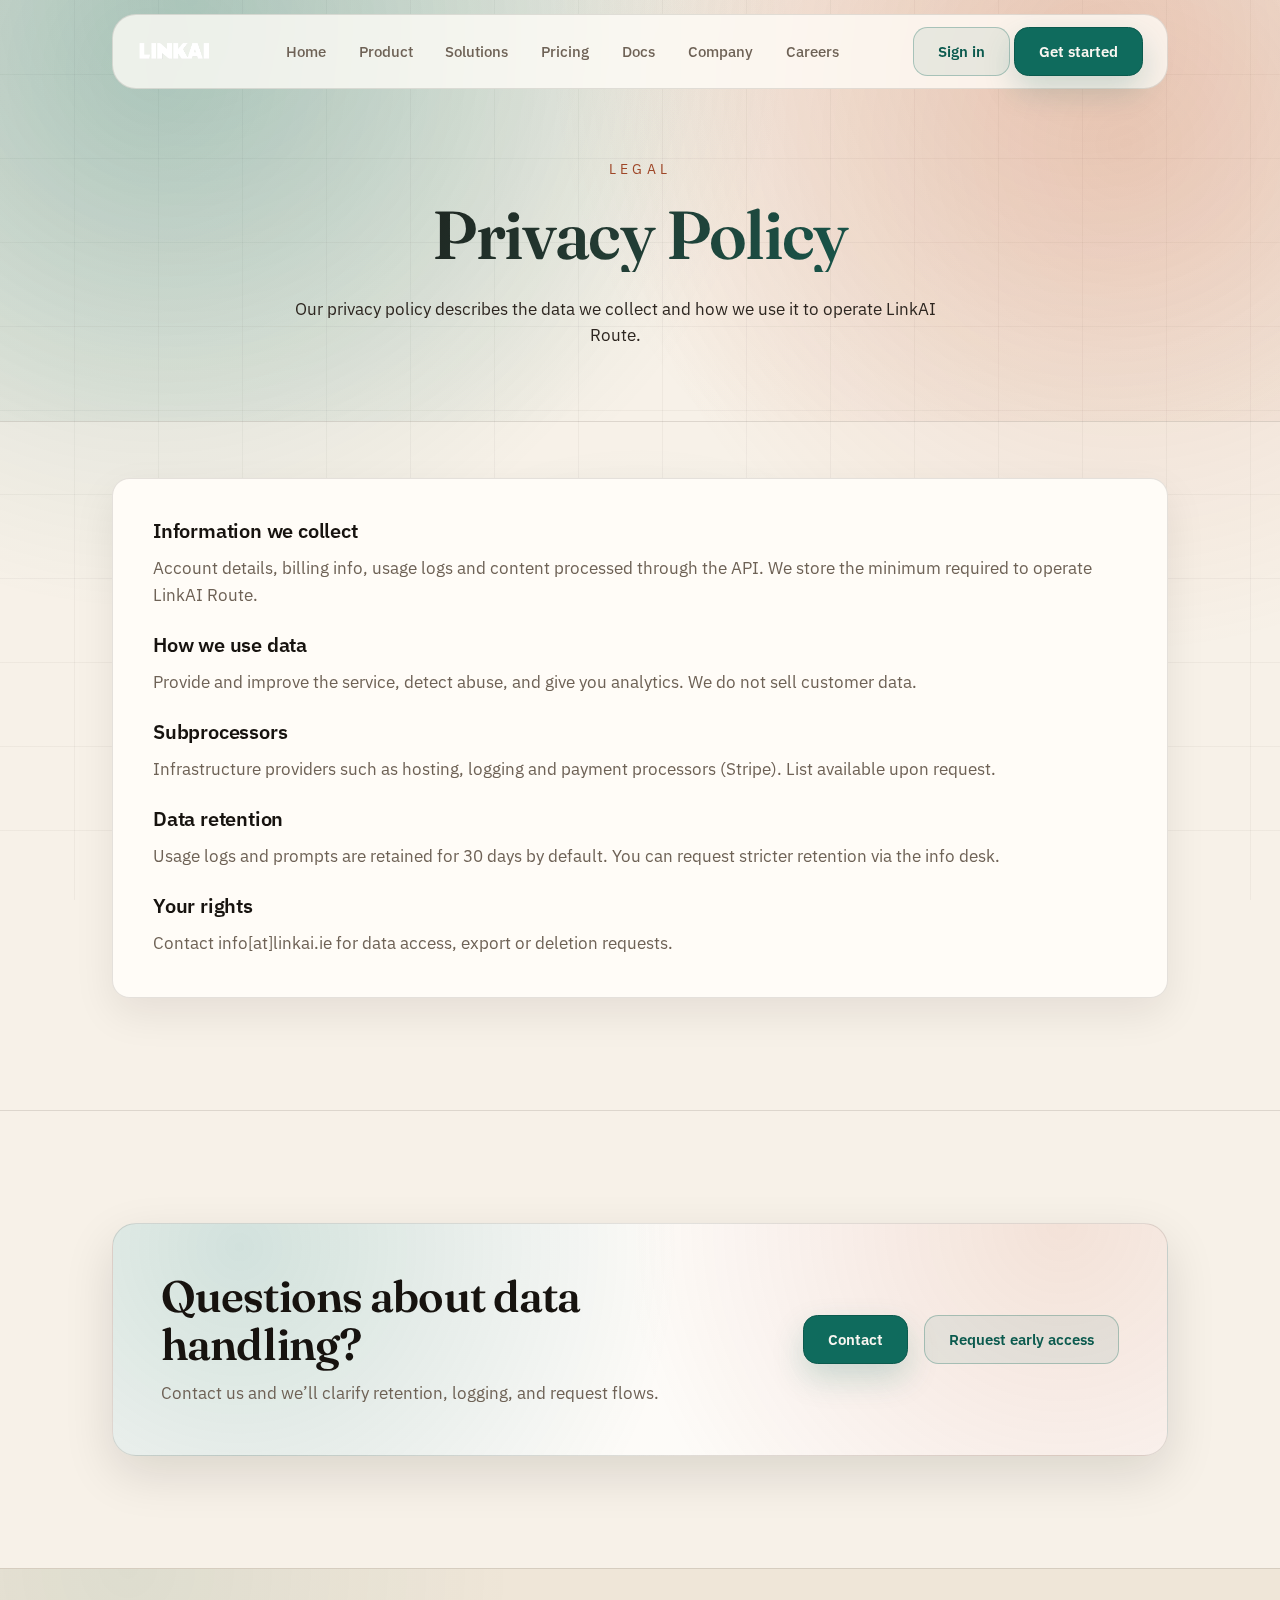
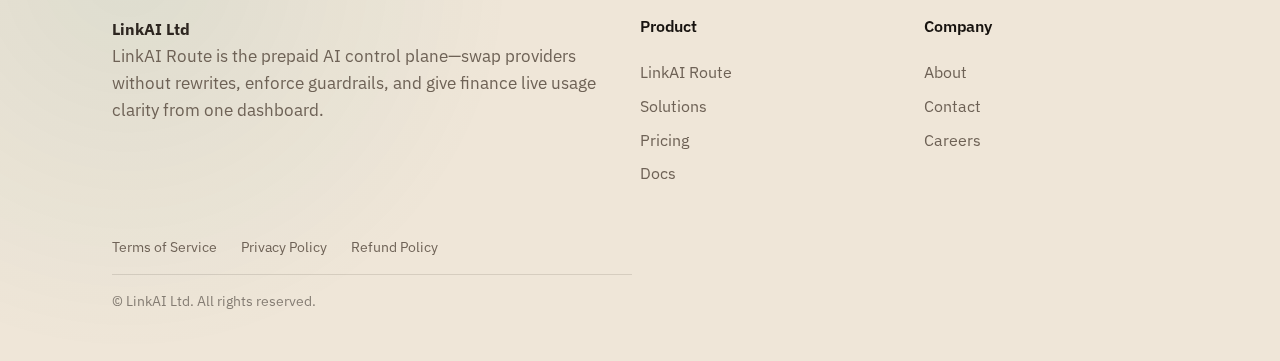
<file: legal/privacy.html>
<!DOCTYPE html>
<html lang="en">
  <head>
    <meta charset="UTF-8" />
    <meta name="viewport" content="width=device-width, initial-scale=1.0" />
    <meta name="description" content="LinkAI Ltd privacy policy for LinkAI Route." />
    <meta name="theme-color" content="#070A12" />
    <title>LinkAI Ltd — Privacy Policy</title>

    <link rel="preconnect" href="https://fonts.googleapis.com" />
    <link rel="preconnect" href="https://fonts.gstatic.com" crossorigin />
    <link rel="stylesheet" href="https://fonts.googleapis.com/css2?family=Inter:wght@400;500;600;700&amp;display=swap" />

    <link rel="apple-touch-icon" sizes="180x180" href="../assets/favicon/apple-touch-icon.png" />
    <link rel="icon" type="image/png" sizes="32x32" href="../assets/favicon/favicon-32x32.png" />
    <link rel="icon" type="image/png" sizes="16x16" href="../assets/favicon/favicon-16x16.png" />
    <link rel="manifest" href="../assets/favicon/site.webmanifest" />
    <link rel="stylesheet" href="../assets/css/style.css" />
    <script defer src="../assets/js/main.js"></script>
  </head>
  <body class="page">
    <a class="skip-link" href="#main">Skip to content</a>
    <header>
      <div class="container">
        <nav class="nav" aria-label="Primary">
          <a href="../index.html" class="logo">
            <img src="../assets/logo/linkai_logo_txt_white.png" alt="LinkAI" width="74" height="22" />
          </a>
          <div class="nav-links">
            <a href="../index.html">Home</a>
            <a href="../route.html">Product</a>
            <a href="../solutions.html">Solutions</a>
            <a href="../pricing.html">Pricing</a>
            <a href="../docs.html">Docs</a>
            <a href="../company.html">Company</a>
            <a href="../careers.html">Careers</a>
          </div>
          <div class="nav-actions">
            <div class="nav-cta">
              <a class="btn btn-secondary" href="#" data-toast="Sign-in opens with the public launch.">Sign in</a>
              <a class="btn btn-primary" href="#" data-early-access="Early access requests open soon.">Get started</a>
            </div>
          </div>
          <button class="mobile-toggle" aria-expanded="false" aria-label="Toggle navigation" aria-controls="nav-mobile">☰</button>
        </nav>
        <div class="nav-mobile" id="nav-mobile" hidden>
          <a href="../index.html">Home</a>
          <a href="../route.html">Product</a>
          <a href="../solutions.html">Solutions</a>
          <a href="../pricing.html">Pricing</a>
          <a href="../docs.html">Docs</a>
          <a href="../company.html">Company</a>
          <a href="../careers.html">Careers</a>
          <a class="btn btn-secondary" href="#" data-toast="Sign-in opens with the public launch.">Sign in</a>
          <a class="btn btn-primary" href="#" data-early-access="Early access requests open soon.">Get started</a>
        </div>
      </div>
    </header>
    <main id="main">
      <section class="hero">
        <div class="container">
          <div class="section-title">
            <div class="eyebrow">Legal</div>
            <h1>Privacy Policy</h1>
            <p>Our privacy policy describes the data we collect and how we use it to operate LinkAI Route.</p>
          </div>
        </div>
      </section>
      <section>
        <div class="container">
          <div class="card">
            <h3>Information we collect</h3>
            <p>Account details, billing info, usage logs and content processed through the API. We store the minimum required to operate LinkAI Route.</p>
            <h3>How we use data</h3>
            <p>Provide and improve the service, detect abuse, and give you analytics. We do not sell customer data.</p>
            <h3>Subprocessors</h3>
            <p>Infrastructure providers such as hosting, logging and payment processors (Stripe). List available upon request.</p>
            <h3>Data retention</h3>
            <p>Usage logs and prompts are retained for 30 days by default. You can request stricter retention via the info desk.</p>
            <h3>Your rights</h3>
            <p>
              Contact
              <span class="email-text" data-email-user="info" data-email-domain="linkai.ie">info[at]linkai.ie</span>
              for data access, export or deletion requests.
            </p>
          </div>
        </div>
      </section>

      <section>
        <div class="container">
          <div class="cta-card">
            <div>
              <h2>Questions about data handling?</h2>
              <p>Contact us and we’ll clarify retention, logging, and request flows.</p>
            </div>
            <div class="cta-actions">
              <a class="btn btn-primary" href="../company.html#contact">Contact</a>
              <a class="btn btn-secondary" href="#" data-early-access="Tell us your compliance needs — we’ll reply within 1 business day.">Request early access</a>
            </div>
          </div>
        </div>
      </section>
    </main>
    <footer>
      <div class="container">
        <div class="footer-grid">
          <div>
            <strong>LinkAI Ltd</strong>
            <p>LinkAI Route is the prepaid AI control plane—swap providers without rewrites, enforce guardrails, and give finance live usage clarity from one dashboard.</p>
          </div>
          <div>
            <h4>Product</h4>
            <div class="footer-links">
              <a href="../route.html">LinkAI Route</a>
              <a href="../solutions.html">Solutions</a>
              <a href="../pricing.html">Pricing</a>
              <a href="../docs.html">Docs</a>
            </div>
          </div>
          <div>
            <h4>Company</h4>
            <div class="footer-links">
              <a href="../company.html#about">About</a>
              <a href="../company.html#contact">Contact</a>
              <a href="../careers.html">Careers</a>
            </div>
          </div>
        </div>
        <div class="legal-links">
          <a href="terms.html">Terms of Service</a>
          <a href="privacy.html">Privacy Policy</a>
          <a href="refund.html">Refund Policy</a>
        </div>
        <p class="copyright">© LinkAI Ltd. All rights reserved.</p>
      </div>
    </footer>
  </body>
</html>
</file>
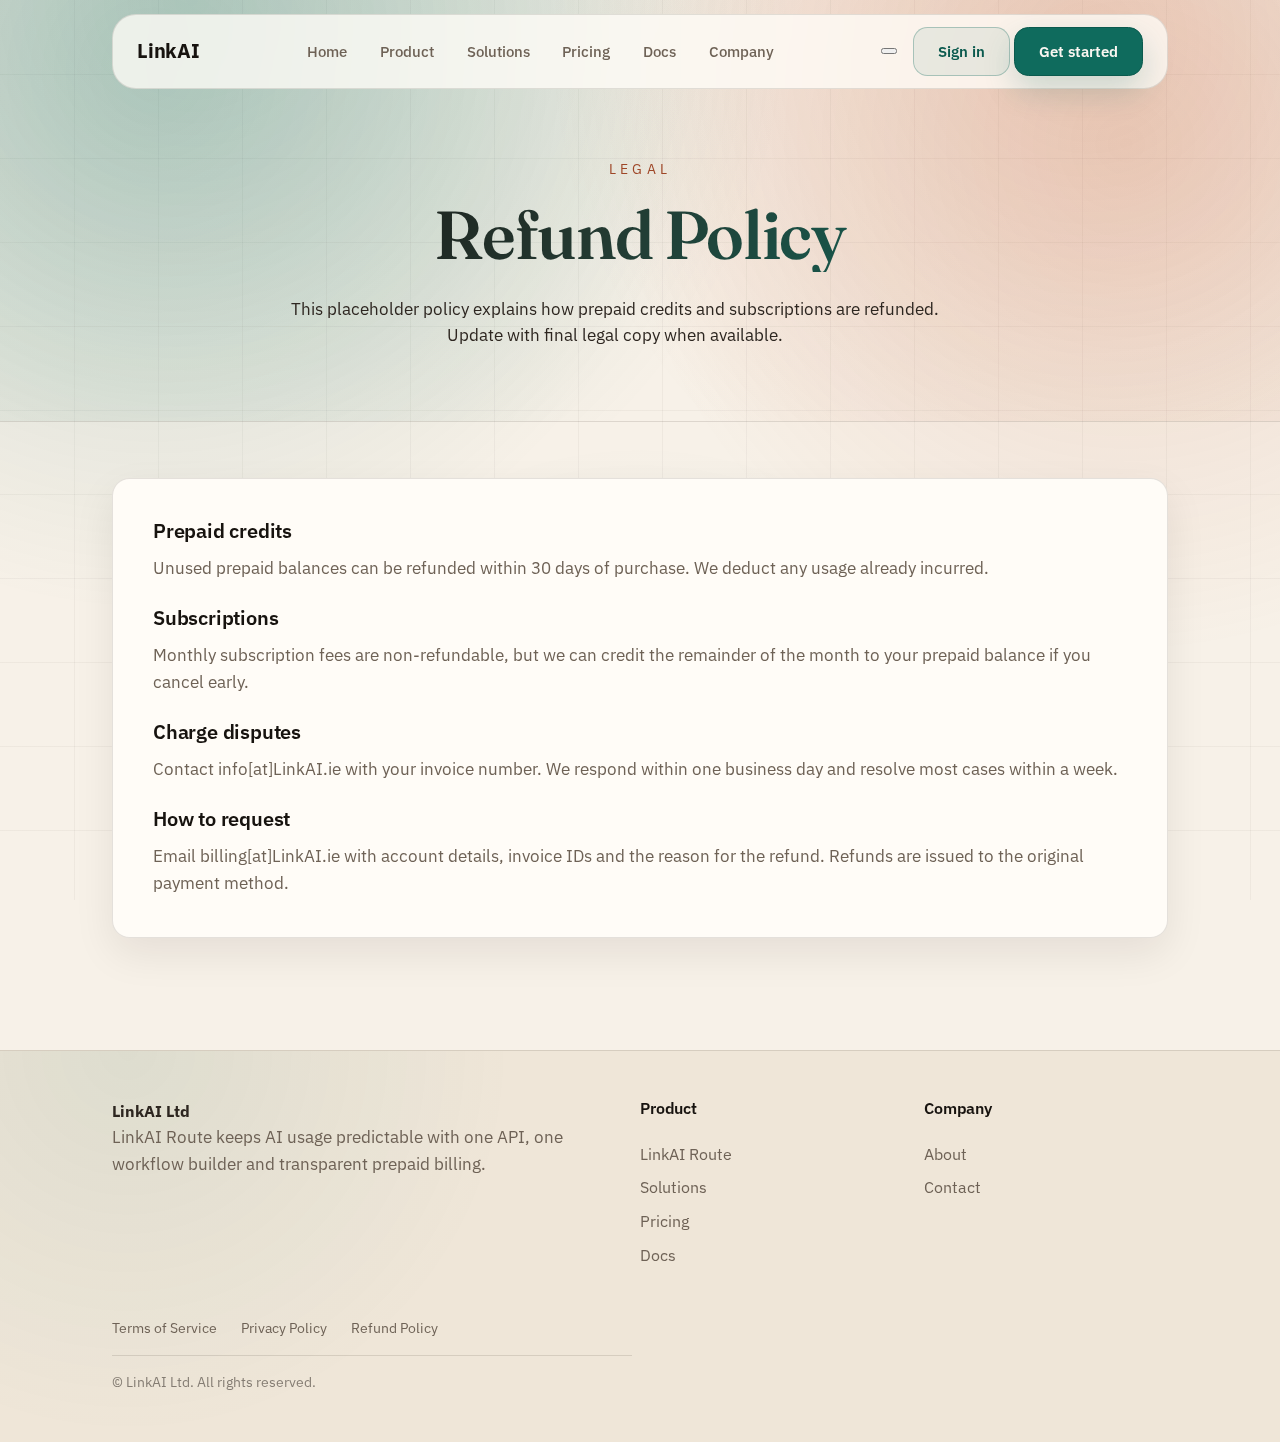
<file: legal/refund.html>
<!DOCTYPE html>
<html lang="en">
  <head>
    <meta charset="UTF-8" />
    <meta name="viewport" content="width=device-width, initial-scale=1.0" />
    <title>LinkAI Ltd — Refund Policy</title>
    <link rel="icon" href="../assets/favicon/favicon-32x32.png" />
    <link rel="stylesheet" href="../assets/css/style.css" />
    <script defer src="../assets/js/main.js"></script>
  </head>
  <body class="page">
    <header>
      <div class="container">
        <nav class="nav">
          <a href="../index.html" class="logo">LinkAI</a>
          <div class="nav-links">
            <a href="../index.html">Home</a>
            <a href="../route.html">Product</a>
            <a href="../solutions.html">Solutions</a>
            <a href="../pricing.html">Pricing</a>
            <a href="../docs.html">Docs</a>
            <a href="../company.html">Company</a>
          </div>
          <div class="nav-actions">
            <button class="theme-toggle" type="button" aria-label="Toggle theme"><span aria-hidden="true"></span></button>
            <div class="nav-cta">
              <a class="btn btn-secondary" href="#" data-early-access="Sign-in opens with the public launch.">Sign in</a>
              <a class="btn btn-primary" href="#" data-early-access="Early access requests open soon.">Get started</a>
            </div>
          </div>
          <button class="mobile-toggle" aria-expanded="false" aria-label="Toggle navigation">☰</button>
        </nav>
        <div class="nav-mobile">
          <a href="../index.html">Home</a>
          <a href="../route.html">Product</a>
          <a href="../solutions.html">Solutions</a>
          <a href="../pricing.html">Pricing</a>
          <a href="../docs.html">Docs</a>
          <a href="../company.html">Company</a>
          <a class="btn btn-secondary" href="#" data-early-access="Sign-in opens with the public launch.">Sign in</a>
          <a class="btn btn-primary" href="#" data-early-access="Early access requests open soon.">Get started</a>
        </div>
      </div>
    </header>
    <main>
      <section class="hero">
        <div class="container">
          <div class="section-title">
            <div class="eyebrow">Legal</div>
            <h1>Refund Policy</h1>
            <p>This placeholder policy explains how prepaid credits and subscriptions are refunded. Update with final legal copy when available.</p>
          </div>
        </div>
      </section>
      <section>
        <div class="container">
          <div class="card">
            <h3>Prepaid credits</h3>
            <p>Unused prepaid balances can be refunded within 30 days of purchase. We deduct any usage already incurred.</p>
            <h3>Subscriptions</h3>
            <p>Monthly subscription fees are non-refundable, but we can credit the remainder of the month to your prepaid balance if you cancel early.</p>
            <h3>Charge disputes</h3>
            <p>
              Contact
              <span class="email-text" data-email-user="info" data-email-domain="LinkAI.ie">info[at]LinkAI.ie</span>
              with your invoice number. We respond within one business day and resolve most cases within a week.
            </p>
            <h3>How to request</h3>
            <p>
              Email
              <span class="email-text" data-email-user="billing" data-email-domain="LinkAI.ie">billing[at]LinkAI.ie</span>
              with account details, invoice IDs and the reason for the refund. Refunds are issued to the original payment method.
            </p>
          </div>
        </div>
      </section>
    </main>
    <footer>
      <div class="container">
        <div class="footer-grid">
          <div>
            <strong>LinkAI Ltd</strong>
            <p>LinkAI Route keeps AI usage predictable with one API, one workflow builder and transparent prepaid billing.</p>
          </div>
          <div>
            <h4>Product</h4>
            <div class="footer-links">
              <a href="../route.html">LinkAI Route</a>
              <a href="../solutions.html">Solutions</a>
              <a href="../pricing.html">Pricing</a>
              <a href="../docs.html">Docs</a>
            </div>
          </div>
          <div>
            <h4>Company</h4>
            <div class="footer-links">
              <a href="../company.html#about">About</a>
              <a href="../company.html#contact">Contact</a>
            </div>
          </div>
        </div>
        <div class="legal-links">
          <a href="terms.html">Terms of Service</a>
          <a href="privacy.html">Privacy Policy</a>
          <a href="refund.html">Refund Policy</a>
        </div>
        <p class="copyright">© LinkAI Ltd. All rights reserved.</p>
      </div>
    </footer>
  </body>
</html>
</file>
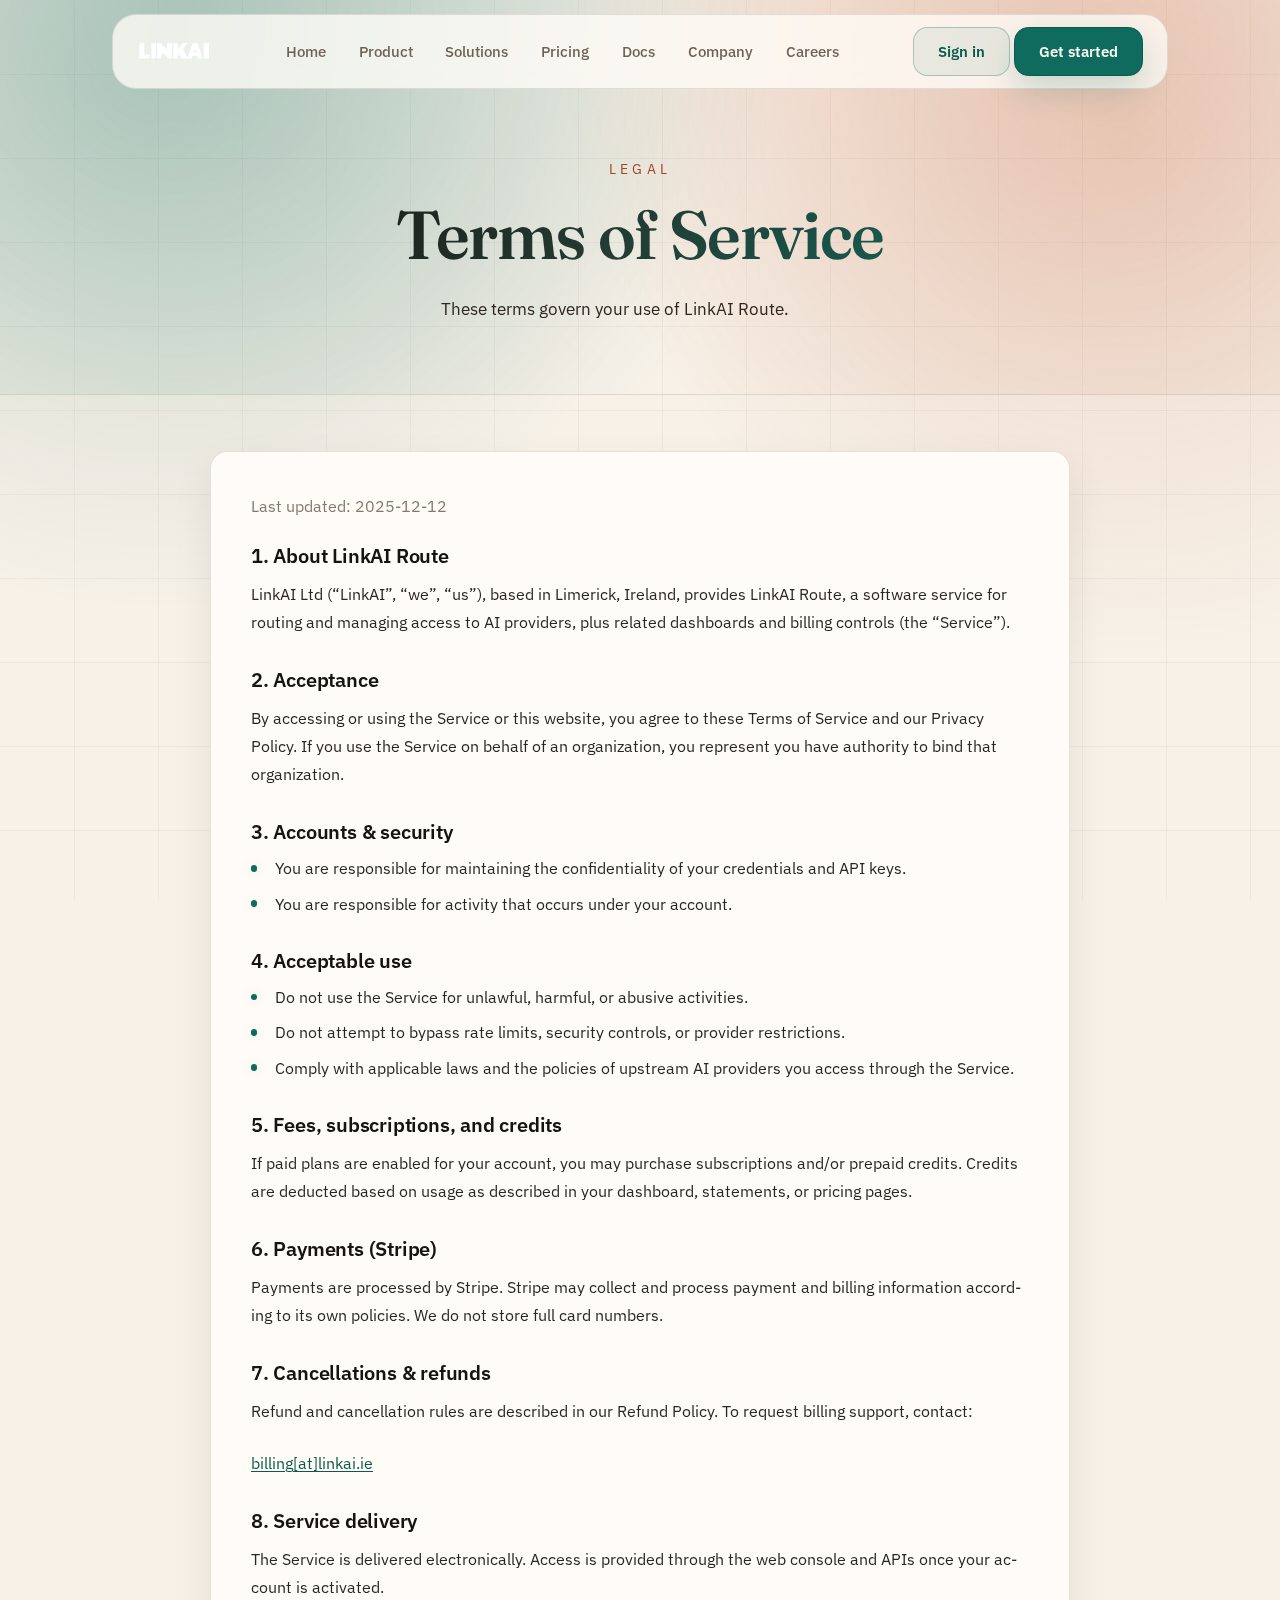
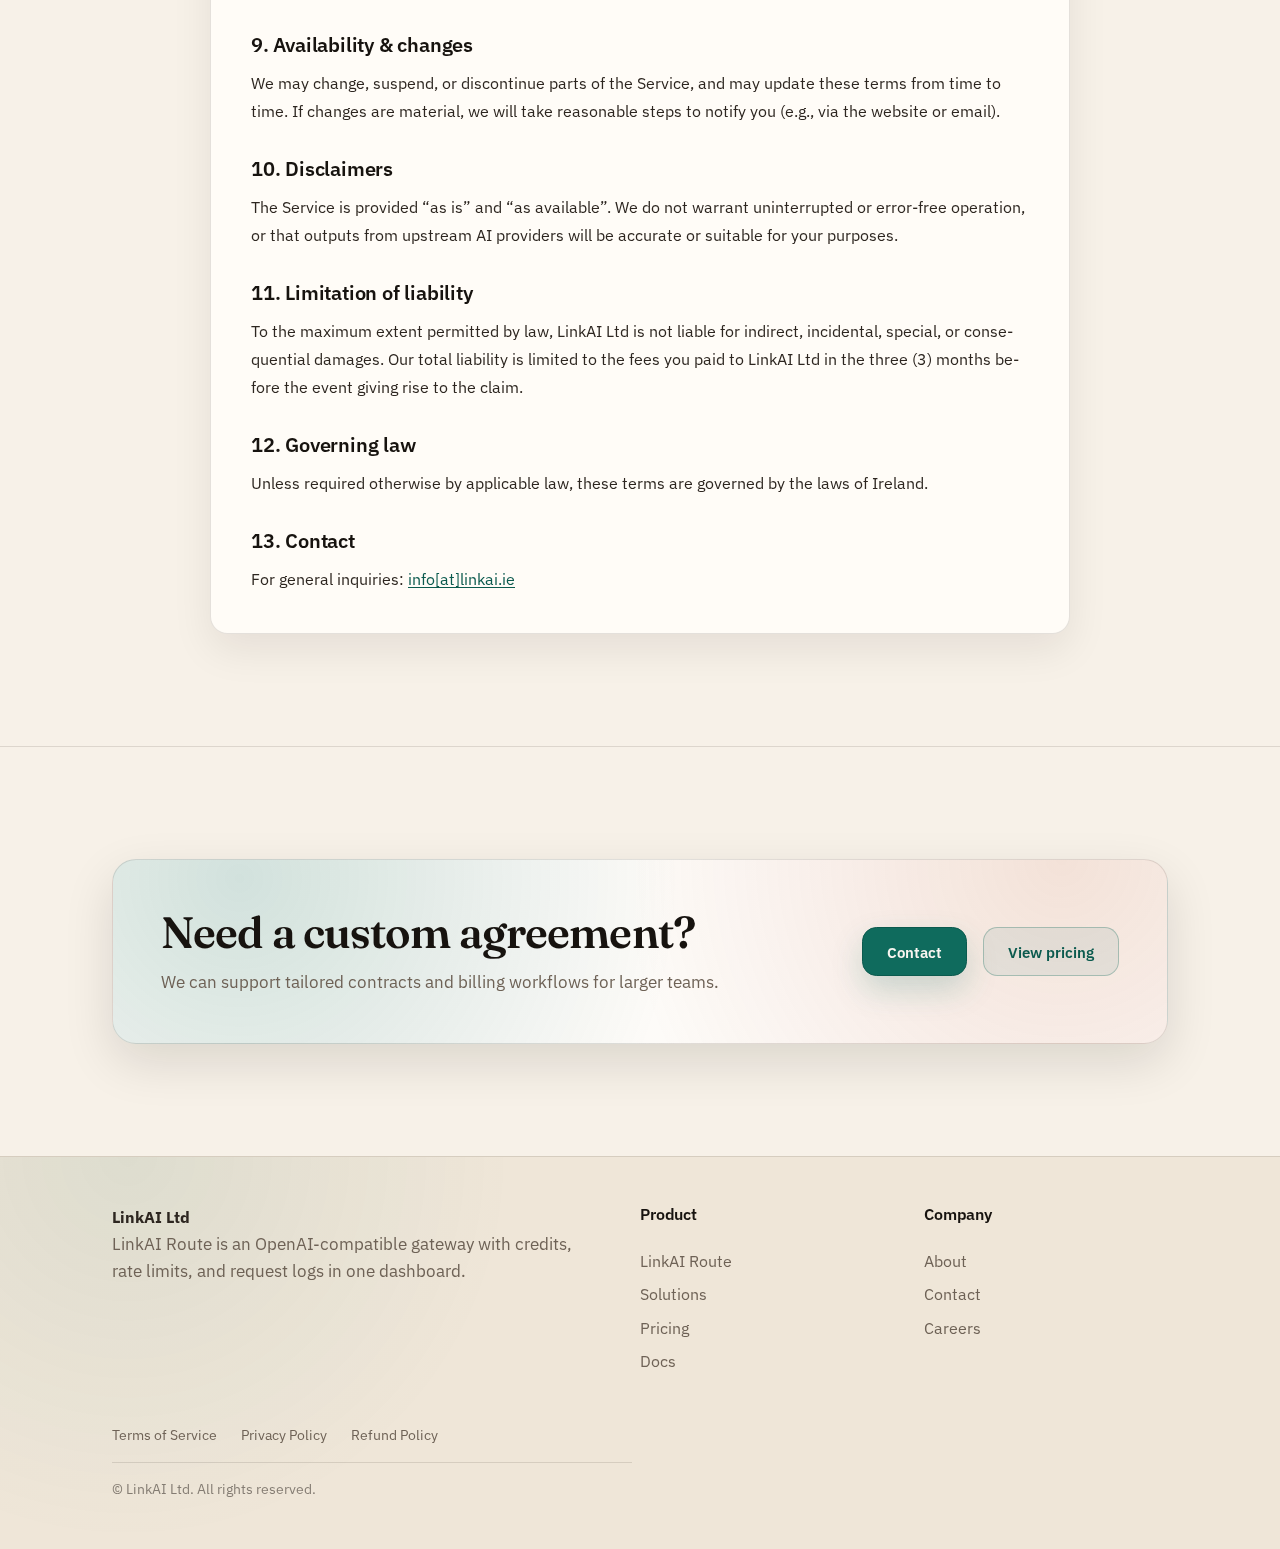
<file: legal/terms.html>
<!DOCTYPE html>
<html lang="en">
  <head>
    <meta charset="UTF-8" />
    <meta name="viewport" content="width=device-width, initial-scale=1.0" />
    <meta name="description" content="LinkAI Ltd terms of service for LinkAI Route." />
    <meta name="theme-color" content="#070A12" />
    <title>LinkAI Ltd — Terms of Service</title>

    <link rel="apple-touch-icon" sizes="180x180" href="../assets/favicon/apple-touch-icon.png" />
    <link rel="icon" type="image/png" sizes="32x32" href="../assets/favicon/favicon-32x32.png" />
    <link rel="icon" type="image/png" sizes="16x16" href="../assets/favicon/favicon-16x16.png" />
    <link rel="manifest" href="../assets/favicon/site.webmanifest" />
    <link rel="stylesheet" href="../assets/css/style.css" />
    <script defer src="../assets/js/main.js"></script>
  </head>
  <body class="page">
    <a class="skip-link" href="#main">Skip to content</a>
    <header>
      <div class="container">
        <nav class="nav" aria-label="Primary">
          <a href="../index.html" class="logo">
            <img src="../assets/logo/linkai_logo_txt_white.png" alt="LinkAI" width="74" height="22" />
          </a>
          <div class="nav-links">
            <a href="../index.html">Home</a>
            <a href="../route.html">Product</a>
            <a href="../solutions.html">Solutions</a>
            <a href="../pricing.html">Pricing</a>
            <a href="https://docs.linkai.ie">Docs</a>
            <a href="../company.html">Company</a>
            <a href="../careers.html">Careers</a>
          </div>
          <div class="nav-actions">
            <div class="nav-cta">
              <a class="btn btn-secondary" href="https://route.linkai.ie/login">Sign in</a>
              <a class="btn btn-primary" href="https://route.linkai.ie/signup">Get started</a>
            </div>
          </div>
          <button class="mobile-toggle" aria-expanded="false" aria-label="Toggle navigation" aria-controls="nav-mobile">☰</button>
        </nav>
        <div class="nav-mobile" id="nav-mobile" hidden>
          <a href="../index.html">Home</a>
          <a href="../route.html">Product</a>
          <a href="../solutions.html">Solutions</a>
          <a href="../pricing.html">Pricing</a>
          <a href="https://docs.linkai.ie">Docs</a>
          <a href="../company.html">Company</a>
          <a href="../careers.html">Careers</a>
          <a class="btn btn-secondary" href="https://route.linkai.ie/login">Sign in</a>
          <a class="btn btn-primary" href="https://route.linkai.ie/signup">Get started</a>
        </div>
      </div>
    </header>
    <main id="main">
      <section class="hero">
        <div class="container">
          <div class="section-title">
            <div class="eyebrow">Legal</div>
            <h1>Terms of Service</h1>
            <p>These terms govern your use of LinkAI Route.</p>
          </div>
        </div>
      </section>
      <section>
        <div class="container">
          <div class="card prose">
            <p class="note">Last updated: 2025-12-12</p>

            <h3>1. About LinkAI Route</h3>
            <p>LinkAI Ltd (“LinkAI”, “we”, “us”), based in Limerick, Ireland, provides LinkAI Route, a software service for routing and managing access to AI providers, plus related dashboards and billing controls (the “Service”).</p>

            <h3>2. Acceptance</h3>
            <p>By accessing or using the Service or this website, you agree to these Terms of Service and our Privacy Policy. If you use the Service on behalf of an organization, you represent you have authority to bind that organization.</p>

            <h3>3. Accounts &amp; security</h3>
            <ul class="list">
              <li>You are responsible for maintaining the confidentiality of your credentials and API keys.</li>
              <li>You are responsible for activity that occurs under your account.</li>
            </ul>

            <h3>4. Acceptable use</h3>
            <ul class="list">
              <li>Do not use the Service for unlawful, harmful, or abusive activities.</li>
              <li>Do not attempt to bypass rate limits, security controls, or provider restrictions.</li>
              <li>Comply with applicable laws and the policies of upstream AI providers you access through the Service.</li>
            </ul>

            <h3>5. Fees, subscriptions, and credits</h3>
            <p>If paid plans are enabled for your account, you may purchase subscriptions and/or prepaid credits. Credits are deducted based on usage as described in your dashboard, statements, or pricing pages.</p>

            <h3>6. Payments (Stripe)</h3>
            <p>Payments are processed by Stripe. Stripe may collect and process payment and billing information according to its own policies. We do not store full card numbers.</p>

            <h3>7. Cancellations &amp; refunds</h3>
            <p>Refund and cancellation rules are described in our Refund Policy. To request billing support, contact:</p>
            <p>
              <a class="email-link" data-email-user="billing" data-email-domain="linkai.ie">billing[at]linkai.ie</a>
            </p>

            <h3>8. Service delivery</h3>
            <p>The Service is delivered electronically. Access is provided through the web console and APIs once your account is activated.</p>

            <h3>9. Availability &amp; changes</h3>
            <p>We may change, suspend, or discontinue parts of the Service, and may update these terms from time to time. If changes are material, we will take reasonable steps to notify you (e.g., via the website or email).</p>

            <h3>10. Disclaimers</h3>
            <p>The Service is provided “as is” and “as available”. We do not warrant uninterrupted or error-free operation, or that outputs from upstream AI providers will be accurate or suitable for your purposes.</p>

            <h3>11. Limitation of liability</h3>
            <p>To the maximum extent permitted by law, LinkAI Ltd is not liable for indirect, incidental, special, or consequential damages. Our total liability is limited to the fees you paid to LinkAI Ltd in the three (3) months before the event giving rise to the claim.</p>

            <h3>12. Governing law</h3>
            <p>Unless required otherwise by applicable law, these terms are governed by the laws of Ireland.</p>

            <h3>13. Contact</h3>
            <p>
              For general inquiries:
              <a class="email-link" data-email-user="info" data-email-domain="linkai.ie">info[at]linkai.ie</a>
            </p>
          </div>
        </div>
      </section>

      <section>
        <div class="container">
          <div class="cta-card">
            <div>
              <h2>Need a custom agreement?</h2>
              <p>We can support tailored contracts and billing workflows for larger teams.</p>
            </div>
            <div class="cta-actions">
              <a class="btn btn-primary" href="../company.html#contact">Contact</a>
              <a class="btn btn-secondary" href="../pricing.html">View pricing</a>
            </div>
          </div>
        </div>
      </section>
    </main>
    <footer>
      <div class="container">
        <div class="footer-grid">
          <div>
            <strong>LinkAI Ltd</strong>
            <p>LinkAI Route is an OpenAI-compatible gateway with credits, rate limits, and request logs in one dashboard.</p>
          </div>
          <div>
            <h4>Product</h4>
            <div class="footer-links">
              <a href="../route.html">LinkAI Route</a>
              <a href="../solutions.html">Solutions</a>
              <a href="../pricing.html">Pricing</a>
              <a href="https://docs.linkai.ie">Docs</a>
            </div>
          </div>
            <div>
              <h4>Company</h4>
              <div class="footer-links">
                <a href="../company.html#about">About</a>
                <a href="../company.html#contact">Contact</a>
                <a href="../careers.html">Careers</a>
              </div>
            </div>
          </div>
        <div class="legal-links">
          <a href="terms.html">Terms of Service</a>
          <a href="privacy.html">Privacy Policy</a>
          <a href="refund.html">Refund Policy</a>
        </div>
        <p class="copyright">© LinkAI Ltd. All rights reserved.</p>
      </div>
    </footer>
  </body>
</html>
</file>
<file: assets/css/style.css>
@import url("https://fonts.googleapis.com/css2?family=Fraunces:opsz,wght@9..144,400;9..144,500;9..144,600;9..144,700&family=IBM+Plex+Sans:wght@300;400;500;600;700&family=IBM+Plex+Mono:wght@400;500&display=swap");

:root {
  --font-display: "Fraunces", "Iowan Old Style", "Times New Roman", serif;
  --font-body: "IBM Plex Sans", "Helvetica Neue", Arial, sans-serif;

  --color-bg: #F7F1E8;
  --color-bg-alt: #EFE6D8;
  --color-surface: #FFFCF7;
  --color-card: #FFFCF7;
  --color-card-border: rgba(30, 24, 18, 0.12);
  --color-border: rgba(30, 24, 18, 0.12);
  --color-border-strong: rgba(30, 24, 18, 0.2);

  --color-text: #2D2620;
  --color-heading: #17130F;
  --color-muted: #6E6256;

  --color-accent: #0F6B5D;
  --color-accent-strong: #0B5A4E;
  --color-accent-soft: rgba(15, 107, 93, 0.16);
  --color-accent-faint: rgba(15, 107, 93, 0.08);

  --color-secondary: #C35B32;
  --color-secondary-strong: #9E4626;
  --color-secondary-soft: rgba(195, 91, 50, 0.18);
  --color-secondary-faint: rgba(195, 91, 50, 0.08);

  --max-width: 1120px;
  --transition: 0.25s cubic-bezier(0.2, 0.8, 0.2, 1);
  --glass-blur: 18px;
  --radius-lg: 1.5rem;
  --radius-md: 1.1rem;
  --radius-sm: 0.85rem;

  --header-offset: 88px;
  --shadow-md: 0 18px 50px rgba(20, 16, 12, 0.12);
  --shadow-lg: 0 40px 120px rgba(20, 16, 12, 0.2);
}

*,
*::before,
*::after {
  box-sizing: border-box;
}

body {
  margin: 0;
  font-family: var(--font-body);
  background: var(--color-bg);
  color: var(--color-text);
  line-height: 1.6;
  -webkit-font-smoothing: antialiased;
  position: relative;
  min-height: 100vh;
  text-rendering: optimizeLegibility;
}

html {
  color-scheme: light;
  scroll-behavior: smooth;
}

body::before {
  content: "";
  position: fixed;
  inset: 0;
  background:
    radial-gradient(900px circle at 12% 8%, rgba(15, 107, 93, 0.18), transparent 60%),
    radial-gradient(850px circle at 88% 16%, rgba(195, 91, 50, 0.16), transparent 60%),
    radial-gradient(700px circle at 50% 92%, rgba(15, 107, 93, 0.1), transparent 55%),
    linear-gradient(to bottom, rgba(26, 22, 18, 0.04) 1px, transparent 1px),
    linear-gradient(to right, rgba(26, 22, 18, 0.04) 1px, transparent 1px);
  background-size: auto, auto, auto, 84px 84px, 84px 84px;
  background-position: 0 0, 0 0, 0 0, -10px -10px, -10px -10px;
  opacity: 1;
  z-index: -2;
  pointer-events: none;
}

body::after {
  content: "";
  position: fixed;
  inset: 0;
  background: rgba(24, 20, 16, 0.35);
  opacity: 0;
  pointer-events: none;
  transition: opacity var(--transition);
  z-index: 900;
}

.page.nav-open::after {
  opacity: 1;
  pointer-events: auto;
}

/* Typography Enhancements */
h1,
h2 {
  color: var(--color-heading);
  line-height: 1.1;
  margin: 0 0 1.5rem;
  letter-spacing: -0.02em;
  font-family: var(--font-display);
}

h3,
h4 {
  color: var(--color-heading);
  line-height: 1.2;
  margin: 0 0 1.5rem;
  letter-spacing: -0.01em;
  font-family: var(--font-body);
  font-weight: 600;
}

h1 {
  font-size: clamp(2.25rem, 6vw, 4.25rem);
  font-weight: 600;
  color: var(--color-heading);
}

@supports (-webkit-background-clip: text) or (background-clip: text) {
  h1 {
    background: linear-gradient(120deg, #1C1916 0%, #233A32 45%, #0F6B5D 110%);
    -webkit-background-clip: text;
    background-clip: text;
    color: transparent;
  }
}

h2 {
  font-size: clamp(2rem, 4vw, 2.75rem);
  font-weight: 600;
}

p {
  margin: 0 0 1.5rem;
  color: var(--color-muted);
  font-size: 1.05rem;
  max-width: 65ch;
}

a {
  text-decoration: none;
  color: inherit;
  transition: var(--transition);
}

a:focus-visible,
button:focus-visible,
input:focus-visible,
textarea:focus-visible {
  outline: 2px solid rgba(15, 107, 93, 0.45);
  outline-offset: 2px;
}

img {
  max-width: 100%;
  height: auto;
  display: block;
}

/* Layout */
.page {
  min-height: 100vh;
  display: flex;
  flex-direction: column;
  overflow-x: hidden;
  position: relative;
  z-index: 0;
}

.page.nav-open {
  overflow: hidden;
}

main {
  flex: 1 0 auto;
}

.container {
  width: min(100%, var(--max-width));
  margin: 0 auto;
  padding: 0 2rem;
}

section {
  padding: 7rem 0;
  position: relative;
}

section + section {
  border-top: 1px solid var(--color-border);
}

.hero + section {
  padding-top: 3.5rem;
}

/* Header & Nav */
header {
  position: fixed;
  top: 0;
  width: 100%;
  z-index: 1000;
  padding: 0.85rem 0;
  transition: background var(--transition), box-shadow var(--transition);
}

header.scrolled {
  background: rgba(247, 241, 232, 0.92);
  box-shadow: 0 14px 40px rgba(20, 16, 12, 0.16);
  border-bottom: 1px solid var(--color-border);
}

.nav {
  display: grid;
  grid-template-columns: auto 1fr auto;
  align-items: center;
  background: rgba(255, 252, 247, 0.78);
  backdrop-filter: blur(16px);
  padding: 0.75rem 1.5rem;
  border-radius: var(--radius-lg);
  border: 1px solid var(--color-border);
  gap: 1.5rem;
  transition: background var(--transition), border var(--transition), box-shadow var(--transition);
}

header.scrolled .nav {
  background: rgba(255, 252, 247, 0.95);
  border-color: var(--color-border-strong);
  box-shadow: var(--shadow-md);
}

.logo {
  display: inline-flex;
  align-items: center;
  gap: 0.75rem;
  font-weight: 700;
  font-size: 1.25rem;
  letter-spacing: -0.01em;
  color: var(--color-heading);
}

.logo img {
  display: block;
  height: 22px;
  width: auto;
}

.nav-links {
  display: flex;
  justify-content: center;
  gap: 0.35rem;
  flex-wrap: wrap;
}

.nav-links a {
  font-size: 0.95rem;
  font-weight: 500;
  color: var(--color-muted);
  padding: 0.55rem 0.85rem;
  border-radius: 999px;
}

.nav-links a:hover,
.nav-links a.active {
  color: var(--color-heading);
  background: var(--color-accent-faint);
}

.nav-actions {
  display: flex;
  gap: 1rem;
  align-items: center;
}

/* Buttons */
.btn {
  display: inline-flex;
  align-items: center;
  gap: 0.5rem;
  padding: 0.72rem 1.5rem;
  border-radius: 0.9rem;
  font-weight: 600;
  font-size: 0.95rem;
  cursor: pointer;
  transition: transform var(--transition), box-shadow var(--transition), background var(--transition), color var(--transition), border var(--transition);
  position: relative;
  overflow: hidden;
  border: 1px solid transparent;
}

.btn-primary {
  background: var(--color-accent);
  color: #F9F6F1;
  border-color: var(--color-accent-strong);
  box-shadow: 0 14px 32px rgba(15, 107, 93, 0.2);
}

.btn-primary:hover {
  transform: translateY(-2px);
  background: #138071;
  box-shadow: 0 18px 42px rgba(15, 107, 93, 0.25);
}

.btn-secondary {
  background: var(--color-accent-faint);
  border: 1px solid rgba(15, 107, 93, 0.3);
  color: var(--color-accent-strong);
}

.btn-secondary:hover {
  background: rgba(15, 107, 93, 0.18);
  border-color: rgba(15, 107, 93, 0.4);
}

.btn-form {
  width: 100%;
  justify-content: center;
  background: linear-gradient(135deg, #0F6B5D, #178B78);
  color: #F9F6F1;
  box-shadow: 0 15px 35px rgba(15, 107, 93, 0.2);
  letter-spacing: 0.08em;
  text-transform: uppercase;
}

.btn-form:hover {
  box-shadow: 0 20px 48px rgba(15, 107, 93, 0.25);
  transform: translateY(-2px);
}

/* Hero Section */
.hero {
  padding: calc(var(--header-offset) + 3.5rem) 0 3.5rem;
  display: grid;
  align-items: center;
  background:
    radial-gradient(1000px circle at 15% 0%, rgba(15, 107, 93, 0.2) 0%, transparent 60%),
    radial-gradient(900px circle at 85% 10%, rgba(195, 91, 50, 0.18) 0%, transparent 60%);
}

.hero .section-title {
  margin: 0 auto;
}

.hero-grid {
  display: grid;
  grid-template-columns: 1.2fr 1fr;
  gap: 4.5rem;
  align-items: center;
}

.hero p {
  margin-bottom: 1rem;
  color: var(--color-text);
}

.hero-meta {
  display: flex;
  gap: 1rem;
  margin-bottom: 2rem;
  flex-wrap: wrap;
}

.hero-tagline {
  font-size: 0.95rem;
  letter-spacing: 0.28em;
  text-transform: uppercase;
  color: var(--color-secondary-strong);
  font-weight: 600;
}

.hero-actions {
  display: flex;
  gap: 1rem;
  flex-wrap: wrap;
  margin: 2rem 0;
}

.brand-grid {
  display: flex;
  flex-wrap: wrap;
  gap: 0.75rem;
}

.image-chip {
  display: inline-flex;
  align-items: center;
  padding: 0.5rem 1rem;
  border-radius: 999px;
  border: 1px solid rgba(15, 107, 93, 0.16);
  background: rgba(255, 252, 247, 0.8);
  font-size: 0.8rem;
  color: var(--color-text);
  text-transform: uppercase;
  letter-spacing: 0.08em;
}

.meta-pill {
  padding: 0.4rem 1rem;
  background: var(--color-accent-faint);
  border: 1px solid rgba(15, 107, 93, 0.2);
  color: var(--color-accent-strong);
  border-radius: 999px;
  font-size: 0.8rem;
  font-weight: 600;
  letter-spacing: 0.05em;
  text-transform: uppercase;
  box-shadow: 0 0 18px rgba(15, 107, 93, 0.08);
}

.meta-pill.highlight {
  background: var(--color-secondary-faint);
  border-color: rgba(195, 91, 50, 0.3);
  color: var(--color-secondary-strong);
}

.hero-visual-wrapper {
  position: relative;
  perspective: 1000px;
}

.hero-visual-wrapper::before {
  content: "";
  position: absolute;
  inset: -8% -6% 12% 6%;
  background: linear-gradient(140deg, rgba(15, 107, 93, 0.18), rgba(195, 91, 50, 0.14));
  border-radius: calc(var(--radius-lg) + 0.5rem);
  transform: rotate(-2deg);
  z-index: -1;
}

.hero-visual-wrapper img {
  width: 100%;
  border-radius: var(--radius-lg);
  box-shadow: 0 28px 60px rgba(20, 16, 12, 0.18);
  border: 1px solid rgba(30, 24, 18, 0.18);
  transform: rotateY(-2deg) rotateX(2deg);
  transition: transform 0.5s ease-out;
}

.hero-visual-wrapper:hover img {
  transform: rotateY(0) rotateX(0);
}

@keyframes rise {
  from {
    opacity: 0;
    transform: translateY(18px);
  }
  to {
    opacity: 1;
    transform: translateY(0);
  }
}

.hero .hero-grid > div:first-child > * {
  animation: rise 0.85s ease both;
}

.hero .hero-grid > div:first-child > *:nth-child(1) {
  animation-delay: 0.05s;
}

.hero .hero-grid > div:first-child > *:nth-child(2) {
  animation-delay: 0.1s;
}

.hero .hero-grid > div:first-child > *:nth-child(3) {
  animation-delay: 0.16s;
}

.hero .hero-grid > div:first-child > *:nth-child(4) {
  animation-delay: 0.22s;
}

.hero .hero-grid > div:first-child > *:nth-child(5) {
  animation-delay: 0.28s;
}

.hero .hero-grid > div:first-child > *:nth-child(6) {
  animation-delay: 0.34s;
}

.hero .hero-visual-wrapper {
  animation: rise 1s ease 0.25s both;
}

.hero .section-title > * {
  animation: rise 0.85s ease both;
}

.hero .section-title > *:nth-child(1) {
  animation-delay: 0.05s;
}

.hero .section-title > *:nth-child(2) {
  animation-delay: 0.12s;
}

.hero .section-title > *:nth-child(3) {
  animation-delay: 0.2s;
}

.hero .section-title > *:nth-child(4) {
  animation-delay: 0.28s;
}

/* Features/Cards */
.card-grid {
  display: grid;
  grid-template-columns: repeat(auto-fit, minmax(280px, 1fr));
  gap: 2rem;
}

.card-grid--six {
  grid-template-columns: repeat(auto-fit, minmax(260px, 1fr));
}

.card {
  background: var(--color-card);
  border: 1px solid var(--color-card-border);
  border-radius: var(--radius-md);
  padding: 2.5rem;
  transition: var(--transition);
  position: relative;
  overflow: hidden;
  box-shadow: 0 16px 40px rgba(20, 16, 12, 0.08);
}

.card p:last-child {
  margin-bottom: 0;
}

.card p {
  max-width: none;
}

.prose {
  max-width: 860px;
  margin: 0 auto;
  overflow-wrap: break-word;
  word-break: normal;
  hyphens: auto;
}

.prose p {
  color: var(--color-text);
  font-size: 1rem;
  line-height: 1.75;
}

.prose h3 {
  margin: 2rem 0 0.75rem;
}

.prose p.note + h3 {
  margin-top: 1.25rem;
}

.prose .list {
  gap: 0.6rem;
}

.prose .list li {
  font-size: 1rem;
}

.prose .note {
  color: var(--color-muted);
  opacity: 0.85;
}

.card::before {
  content: "";
  position: absolute;
  top: 0;
  left: 0;
  width: 100%;
  height: 2px;
  background: linear-gradient(90deg, transparent, var(--color-accent), transparent);
  transform: scaleX(0);
  transition: transform 0.4s ease;
  transform-origin: left;
}

.card:hover {
  transform: translateY(-6px);
  border-color: rgba(15, 107, 93, 0.22);
  box-shadow: 0 24px 60px rgba(20, 16, 12, 0.16);
}

.card:hover::before {
  transform: scaleX(1);
}

.card-icon {
  width: 64px;
  height: 64px;
  background: rgba(15, 107, 93, 0.08);
  border-radius: 1rem;
  margin-bottom: 1.5rem;
  padding: 12px;
  border: 1px solid rgba(15, 107, 93, 0.16);
}

.card h3 {
  font-size: 1.25rem;
  margin-bottom: 0.75rem;
  color: var(--color-heading);
}

/* Section Titles */
.section-title {
  text-align: center;
  max-width: 700px;
  margin: 0 auto 4rem;
}

.section-title.section-title--compact {
  margin-top: 2.5rem;
  margin-bottom: 0;
}

.section-title h2 {
  font-size: clamp(2rem, 4vw, 2.75rem);
  margin-bottom: 1.5rem;
  position: relative;
  display: inline-block;
}

.section-title h2::after {
  content: "";
  display: block;
  width: 72px;
  height: 3px;
  margin: 1rem auto 0;
  border-radius: 999px;
  background: linear-gradient(90deg, var(--color-accent), var(--color-secondary));
}

.section-note {
  margin-top: 2rem;
  font-size: 0.95rem;
  color: var(--color-muted);
  text-align: center;
}

.beta-pill {
  display: inline-flex;
  padding: 0.35rem 0.9rem;
  border-radius: 999px;
  background: var(--color-accent-faint);
  color: var(--color-accent-strong);
  font-size: 0.8rem;
  letter-spacing: 0.1em;
  text-transform: uppercase;
  margin-bottom: 0.75rem;
  border: 1px solid rgba(15, 107, 93, 0.2);
}

.eyebrow {
  text-transform: uppercase;
  letter-spacing: 0.32em;
  font-size: 0.85rem;
  color: var(--color-secondary-strong);
  margin-bottom: 1rem;
}

.grid-two {
  display: grid;
  grid-template-columns: repeat(auto-fit, minmax(280px, 1fr));
  gap: 2rem;
  align-items: stretch;
}

.list {
  list-style: none;
  padding: 0;
  margin: 0;
  display: flex;
  flex-direction: column;
  gap: 0.75rem;
}

.list li {
  position: relative;
  padding-left: 1.5rem;
  font-size: 0.95rem;
  color: var(--color-text);
}

.list li::before {
  content: "";
  position: absolute;
  left: 0;
  top: 0.55rem;
  width: 0.4rem;
  height: 0.4rem;
  border-radius: 50%;
  background: var(--color-accent);
  box-shadow: 0 0 12px rgba(15, 107, 93, 0.18);
}

.workflow-steps {
  margin: 0;
  padding-left: 1.2rem;
  display: flex;
  flex-direction: column;
  gap: 1rem;
  color: var(--color-text);
}

.workflow-steps li {
  font-size: 0.95rem;
}

.workflow-steps strong {
  color: var(--color-accent);
}

.alert {
  margin-top: 2rem;
  padding: 1.5rem;
  border-radius: var(--radius-md);
  border: 1px solid rgba(15, 107, 93, 0.25);
  background: rgba(15, 107, 93, 0.08);
  color: var(--color-heading);
  font-size: 0.95rem;
}

/* Solutions / Workflow */
.solutions-grid {
  display: grid;
  gap: 2rem;
}

.solution-card {
  display: flex;
  flex-direction: column;
  align-items: flex-start;
  gap: 0.75rem;
  padding: 2.5rem;
  background: linear-gradient(180deg, rgba(255, 252, 247, 0.9) 0%, rgba(239, 230, 216, 0.7) 100%);
  border: 1px solid var(--color-card-border);
  border-radius: var(--radius-lg);
  box-shadow: 0 16px 40px rgba(20, 16, 12, 0.08);
}

.solution-card h3 {
  color: var(--color-accent-strong);
  font-size: 1.5rem;
  margin-bottom: 0;
}

.solution-card p {
  margin: 0;
  max-width: none;
}

.mockup {
  background: linear-gradient(135deg, rgba(255, 252, 247, 0.95), rgba(239, 230, 216, 0.85));
  border: 1px solid var(--color-card-border);
  border-radius: var(--radius-lg);
  padding: 2.5rem;
  box-shadow: var(--shadow-md);
}

.mockup-header {
  display: flex;
  justify-content: space-between;
  font-size: 0.9rem;
  text-transform: uppercase;
  letter-spacing: 0.2em;
  color: var(--color-muted);
  margin-bottom: 2rem;
}

.mockup-grid {
  display: grid;
  grid-template-columns: repeat(auto-fit, minmax(160px, 1fr));
  gap: 1rem;
}

.mockup-card {
  border: 1px solid rgba(30, 24, 18, 0.12);
  border-radius: var(--radius-md);
  padding: 1.25rem;
  background: rgba(255, 255, 255, 0.7);
  min-height: 120px;
  display: flex;
  flex-direction: column;
  gap: 0.35rem;
}

.icon-circle {
  width: 48px;
  height: 48px;
  border-radius: 50%;
  border: 1px solid rgba(15, 107, 93, 0.35);
  display: flex;
  align-items: center;
  justify-content: center;
  color: var(--color-accent-strong);
  font-weight: 600;
  margin-bottom: 1rem;
}

.visual-stack {
  display: flex;
  flex-direction: column;
  gap: 1.5rem;
  margin-top: 1.5rem;
}

.visual-chart {
  background: rgba(255, 255, 255, 0.7);
  padding: 1.5rem;
  border-radius: var(--radius-md);
  border: 1px solid rgba(30, 24, 18, 0.12);
}

.visual-bars {
  display: flex;
  flex-direction: column;
  gap: 0.5rem;
  margin: 1rem 0;
}

.visual-bar {
  height: 10px;
  border-radius: 999px;
  background: linear-gradient(90deg, rgba(15, 107, 93, 0.3), rgba(195, 91, 50, 0.5));
}

.visual-bar.visual-bar-60 {
  width: 60%;
}

.visual-bar.visual-bar-70 {
  width: 70%;
}

.visual-bar.visual-bar-90 {
  width: 90%;
}

.visual-stats {
  display: grid;
  grid-template-columns: repeat(auto-fit, minmax(120px, 1fr));
  gap: 1rem;
}

.stat {
  background: rgba(255, 255, 255, 0.7);
  border-radius: var(--radius-md);
  padding: 1rem;
  border: 1px solid rgba(30, 24, 18, 0.12);
}

.stat small {
  display: block;
  margin-bottom: 0.35rem;
}

/* Footer */
footer {
  background:
    radial-gradient(700px circle at 10% 0%, rgba(15, 107, 93, 0.08), transparent 55%),
    var(--color-bg-alt);
  padding: 3rem 0 1.5rem;
  border-top: 1px solid var(--color-border);
}

.footer-grid {
  display: grid;
  grid-template-columns: 2fr 1fr 1fr;
  gap: 2.5rem;
  margin-bottom: 2.5rem;
  align-items: flex-start;
}

.footer-grid p {
  max-width: none;
}

.footer-links a {
  display: block;
  margin-bottom: 0.5rem;
  color: var(--color-muted);
}

.footer-links a:hover {
  color: var(--color-accent-strong);
}

.legal-links {
  display: flex;
  gap: 1.5rem;
  flex-wrap: wrap;
  margin-bottom: 0.75rem;
  color: var(--color-muted);
  font-size: 0.9rem;
}

.legal-links a {
  color: inherit;
}

.legal-links a:hover {
  color: var(--color-accent-strong);
}

.copyright {
  border-top: 1px solid var(--color-border);
  margin-top: 1rem;
  padding-top: 1rem;
  font-size: 0.85rem;
  color: rgba(45, 38, 32, 0.55);
  text-align: left;
}

/* Mobile */
.mobile-toggle {
  display: none;
  background: none;
  border: 1px solid var(--color-border-strong);
  color: var(--color-heading);
  font-size: 1rem;
  padding: 0.5rem 1rem;
  border-radius: 0.85rem;
  cursor: pointer;
}

@media (max-width: 900px) {
  section {
    padding: 6rem 0;
  }

  .hero + section {
    padding-top: 3.25rem;
  }

  .hero {
    padding: calc(var(--header-offset) + 3rem) 0 3.25rem;
  }

  .hero-grid {
    grid-template-columns: 1fr;
    text-align: center;
    gap: 2.5rem;
  }

  .hero-meta {
    justify-content: center;
    margin-bottom: 1.25rem;
  }

  .hero-visual-wrapper img {
    transform: none;
  }

  .nav {
    grid-template-columns: auto auto;
    padding: 0.75rem 1rem;
  }

  .nav-links,
  .nav-actions {
    display: none;
  }

  .mobile-toggle {
    display: block;
  }

  .footer-grid {
    grid-template-columns: 1fr;
    gap: 2rem;
  }

  .section-title {
    margin: 0 auto 2.75rem;
  }

  .card {
    padding: 2rem;
  }

  .mockup {
    padding: 2rem;
  }
}

/* --------------------------
   Missing Components 
   -------------------------- */

/* Mobile Navigation */
.nav-mobile {
  position: fixed;
  top: var(--header-offset);
  left: 0;
  width: 100%;
  background: rgba(247, 241, 232, 0.96);
  backdrop-filter: blur(18px);
  padding: 1.5rem;
  display: flex;
  flex-direction: column;
  gap: 1rem;
  border-bottom: 1px solid var(--color-border);
  z-index: 999;
  transform: translateY(-10px);
  opacity: 0;
  transition: all 0.3s ease;
  pointer-events: none;
}

.nav-mobile.active {
  transform: translateY(0);
  opacity: 1;
  pointer-events: auto;
}

.nav-mobile[hidden] {
  display: none !important;
}

.nav-mobile a {
  font-size: 1.1rem;
  padding: 0.75rem 0;
  border-bottom: 1px solid var(--color-border);
  color: var(--color-muted);
}

.nav-mobile a.btn {
  border: none;
  padding: 0.75rem 1.5rem;
  align-self: flex-start;
}

.nav-mobile a:hover {
  color: var(--color-accent-strong);
}

.nav-mobile a.active {
  color: var(--color-heading);
  font-weight: 600;
}

.page.nav-open .nav-mobile {
  box-shadow: 0 30px 50px rgba(20, 16, 12, 0.2);
}

/* Toast Notification */
.early-access-toast {
  position: fixed;
  bottom: 2rem;
  right: 2rem;
  background: rgba(15, 107, 93, 0.12);
  backdrop-filter: blur(12px);
  border: 1px solid rgba(15, 107, 93, 0.25);
  color: var(--color-heading);
  padding: 1rem 1.5rem;
  border-radius: var(--radius-md);
  box-shadow: 0 10px 30px rgba(20, 16, 12, 0.2);
  z-index: 2000;
  opacity: 0;
  transform: translateY(20px);
  transition: all 0.3s cubic-bezier(0.2, 0.8, 0.2, 1);
}

.early-access-toast.visible {
  opacity: 1;
  transform: translateY(0);
}

/* Testimonials */
.testimonial-grid {
  display: grid;
  grid-template-columns: repeat(auto-fit, minmax(300px, 1fr));
  gap: 2rem;
  margin-top: 3rem;
}

.testimonial {
  background: var(--color-card);
  border: 1px solid var(--color-card-border);
  padding: 2rem;
  border-radius: var(--radius-md);
  position: relative;
  box-shadow: 0 16px 40px rgba(20, 16, 12, 0.08);
}

.testimonial p {
  font-size: 1.1rem;
  font-style: italic;
  color: var(--color-text);
  margin-bottom: 1rem;
  max-width: none;
}

.testimonial small {
  color: var(--color-muted);
  font-weight: 600;
  letter-spacing: 0.05em;
  text-transform: uppercase;
  font-size: 0.85rem;
}

/* Logo Badges */
.logo-row {
  display: flex;
  flex-wrap: wrap;
  gap: 1.5rem;
  justify-content: center;
  margin-top: 4rem;
}

.logo-badge {
  background: rgba(255, 255, 255, 0.8);
  border: 1px solid var(--color-border);
  padding: 1rem 1.5rem;
  border-radius: var(--radius-sm);
  display: flex;
  flex-direction: column;
  align-items: center;
  text-align: center;
  min-width: 160px;
}

.logo-badge strong {
  display: block;
  color: var(--color-heading);
  letter-spacing: -0.01em;
  margin-bottom: 0.25rem;
}

.logo-badge span {
  font-size: 0.8rem;
  color: var(--color-muted);
}

/* Pricing Generic */
.pricing-table {
  display: grid;
  grid-template-columns: repeat(auto-fit, minmax(240px, 1fr));
  gap: 2rem;
  margin-top: 3rem;
}

.pricing-card {
  background: var(--color-card);
  border: 1px solid var(--color-card-border);
  padding: 2rem;
  border-radius: var(--radius-md);
  display: flex;
  flex-direction: column;
  box-shadow: 0 16px 40px rgba(20, 16, 12, 0.08);
}

.pricing-card .badge {
  align-self: flex-start;
  padding: 0.35rem 0.9rem;
  border-radius: 999px;
  border: 1px solid var(--color-border);
  font-size: 0.8rem;
  letter-spacing: 0.1em;
  text-transform: uppercase;
  color: var(--color-muted);
  margin-bottom: 0.75rem;
}

.pricing-card h3 {
  color: var(--color-accent-strong);
  margin-bottom: 0.5rem;
}

.pricing-card ul {
  list-style: none;
  padding: 0;
  margin: 1.5rem 0 0;
}

.pricing-card li {
  margin-bottom: 0.75rem;
  letter-spacing: 0.01em;
}

.stat strong {
  color: var(--color-accent-strong);
  font-size: 1.1rem;
}

.note {
  font-size: 0.85rem;
  color: var(--color-muted);
  opacity: 0.7;
}

/* Workflow Diagram */
.workflow-diagram {
  display: flex;
  align-items: center;
  justify-content: center;
  flex-wrap: wrap;
  gap: 1.5rem;
  background: var(--color-card);
  padding: 3rem;
  border-radius: var(--radius-lg);
  border: 1px solid var(--color-card-border);
  box-shadow: 0 18px 45px rgba(20, 16, 12, 0.08);
}

.diagram-node {
  background: rgba(255, 255, 255, 0.75);
  border: 1px solid rgba(15, 107, 93, 0.45);
  color: var(--color-accent-strong);
  padding: 1rem 1.5rem;
  border-radius: 0.75rem;
  font-weight: 600;
  box-shadow: 0 0 18px rgba(15, 107, 93, 0.1);
}

.workflow-diagram span {
  color: var(--color-muted);
  font-size: 1.5rem;
  font-weight: bold;
}

/* Forms */
form {
  display: flex;
  flex-direction: column;
  gap: 1rem;
}

label {
  display: flex;
  flex-direction: column;
  gap: 0.35rem;
  font-size: 0.9rem;
  color: var(--color-muted);
}

input,
textarea {
  background: rgba(255, 255, 255, 0.9);
  border: 1px solid var(--color-border);
  border-radius: var(--radius-sm);
  padding: 0.75rem 1rem;
  color: var(--color-heading);
  font-size: 1rem;
  font-family: inherit;
  transition: border var(--transition), box-shadow var(--transition);
}

input:focus,
textarea:focus {
  outline: none;
  border-color: rgba(15, 107, 93, 0.5);
  box-shadow: 0 0 0 2px rgba(15, 107, 93, 0.12);
}

textarea {
  min-height: 140px;
  resize: vertical;
}

.email-link {
  color: var(--color-accent-strong);
  text-decoration: underline;
  text-decoration-thickness: 1px;
  text-underline-offset: 2px;
}

.code-block {
  background: #1B1713;
  border-radius: var(--radius-md);
  padding: 1.5rem;
  border: 1px solid rgba(27, 23, 19, 0.4);
  overflow-x: auto;
  font-size: 0.9rem;
  color: #F9F6F1;
  font-family: "IBM Plex Mono", "SFMono-Regular", Menlo, Consolas, "Liberation Mono", monospace;
}

pre {
  margin: 0;
}

/* Skip link */
.skip-link {
  position: absolute;
  left: 1rem;
  top: 0.75rem;
  z-index: 5000;
  background: rgba(247, 241, 232, 0.95);
  border: 1px solid var(--color-border);
  color: var(--color-heading);
  padding: 0.65rem 0.9rem;
  border-radius: 0.85rem;
  transform: translateY(-150%);
  transition: transform var(--transition);
}

.skip-link:focus {
  transform: translateY(0);
}

/* CTA block */
.cta-card {
  display: grid;
  grid-template-columns: 1fr auto;
  gap: 2rem;
  align-items: center;
  padding: 3rem;
  border-radius: var(--radius-lg);
  background:
    radial-gradient(800px circle at 12% 10%, rgba(15, 107, 93, 0.18), transparent 55%),
    radial-gradient(800px circle at 90% 0%, rgba(195, 91, 50, 0.16), transparent 55%),
    rgba(255, 255, 255, 0.7);
  border: 1px solid var(--color-border);
  box-shadow: var(--shadow-md);
}

.cta-card h2 {
  margin-bottom: 0.75rem;
}

.cta-card p {
  margin-bottom: 0;
}

.cta-actions {
  display: flex;
  gap: 1rem;
  flex-wrap: wrap;
  justify-content: flex-end;
}

/* Modal */
.modal {
  position: fixed;
  inset: 0;
  z-index: 3000;
  display: grid;
  place-items: center;
  padding: 2rem;
}

.modal[hidden] {
  display: none !important;
}

.modal-backdrop {
  position: absolute;
  inset: 0;
  background: rgba(24, 20, 16, 0.5);
  backdrop-filter: blur(10px);
}

.modal-dialog {
  position: relative;
  width: min(560px, 100%);
  border-radius: var(--radius-lg);
  background: rgba(255, 252, 247, 0.96);
  border: 1px solid var(--color-border);
  box-shadow: var(--shadow-lg);
  padding: 2.25rem;
}

.modal-close {
  position: absolute;
  right: 1rem;
  top: 1rem;
  width: 42px;
  height: 42px;
  border-radius: 999px;
  border: 1px solid var(--color-border);
  background: rgba(15, 107, 93, 0.08);
  color: var(--color-heading);
  cursor: pointer;
  display: grid;
  place-items: center;
  font-size: 1.1rem;
}

.modal-close:hover {
  background: rgba(15, 107, 93, 0.16);
}

.modal h2 {
  margin-bottom: 1rem;
}

.modal p {
  margin-bottom: 1.25rem;
}

.modal .note {
  margin: 1rem 0 0;
  opacity: 0.85;
}

@media (max-width: 900px) {
  .cta-card {
    grid-template-columns: 1fr;
    text-align: center;
  }

  .cta-actions {
    justify-content: center;
  }
}

@media (prefers-reduced-motion: reduce) {
  html {
    scroll-behavior: auto;
  }

  *,
  *::before,
  *::after {
    transition-duration: 0.001ms !important;
    animation-duration: 0.001ms !important;
    scroll-behavior: auto !important;
  }
}

@media (max-width: 640px) {
  p {
    font-size: 1rem;
  }

  section {
    padding: 4.5rem 0;
  }

  .container {
    padding: 0 1.25rem;
  }

  .hero {
    padding: calc(var(--header-offset) + 2.5rem) 0 3rem;
  }

  .hero + section {
    padding-top: 3rem;
  }

  .hero-actions {
    justify-content: center;
    flex-direction: column;
    align-items: stretch;
    margin: 1.5rem 0;
  }

  .hero-actions .btn {
    width: 100%;
    justify-content: center;
  }

  .hero-tagline {
    font-size: 0.95rem;
    letter-spacing: 0.18em;
  }

  .eyebrow {
    letter-spacing: 0.22em;
  }

  .section-title {
    margin: 0 auto 2.25rem;
  }

  .section-title h2::after {
    width: 56px;
  }

  .card {
    padding: 1.5rem;
  }

  .card-grid,
  .grid-two,
  .solutions-grid {
    gap: 1.25rem;
  }

  .solution-card {
    padding: 1.5rem;
  }

  .cta-actions {
    flex-direction: column;
    align-items: stretch;
  }

  .cta-actions .btn {
    width: 100%;
    justify-content: center;
  }

  .workflow-diagram {
    flex-direction: column;
    align-items: stretch;
    gap: 1rem;
  }

  .workflow-diagram span {
    display: inline-block;
    align-self: center;
    transform: rotate(90deg);
    line-height: 1;
  }

  .diagram-node {
    width: 100%;
    max-width: 360px;
    margin: 0 auto;
  }

  .nav-mobile {
    padding: 1.25rem;
  }

  .nav-mobile a {
    font-size: 1rem;
  }

  .nav-mobile a.btn {
    align-self: stretch;
    justify-content: center;
  }

  .code-block {
    font-size: 0.85rem;
  }

  .workflow-diagram {
    padding: 2rem;
  }

  .legal-links {
    justify-content: center;
  }

  .early-access-toast {
    left: 1rem;
    right: 1rem;
  }
}

@media (min-width: 1100px) {
  .card-grid--six {
    grid-template-columns: repeat(3, minmax(0, 1fr));
    gap: 2.25rem;
  }
}
</file>
